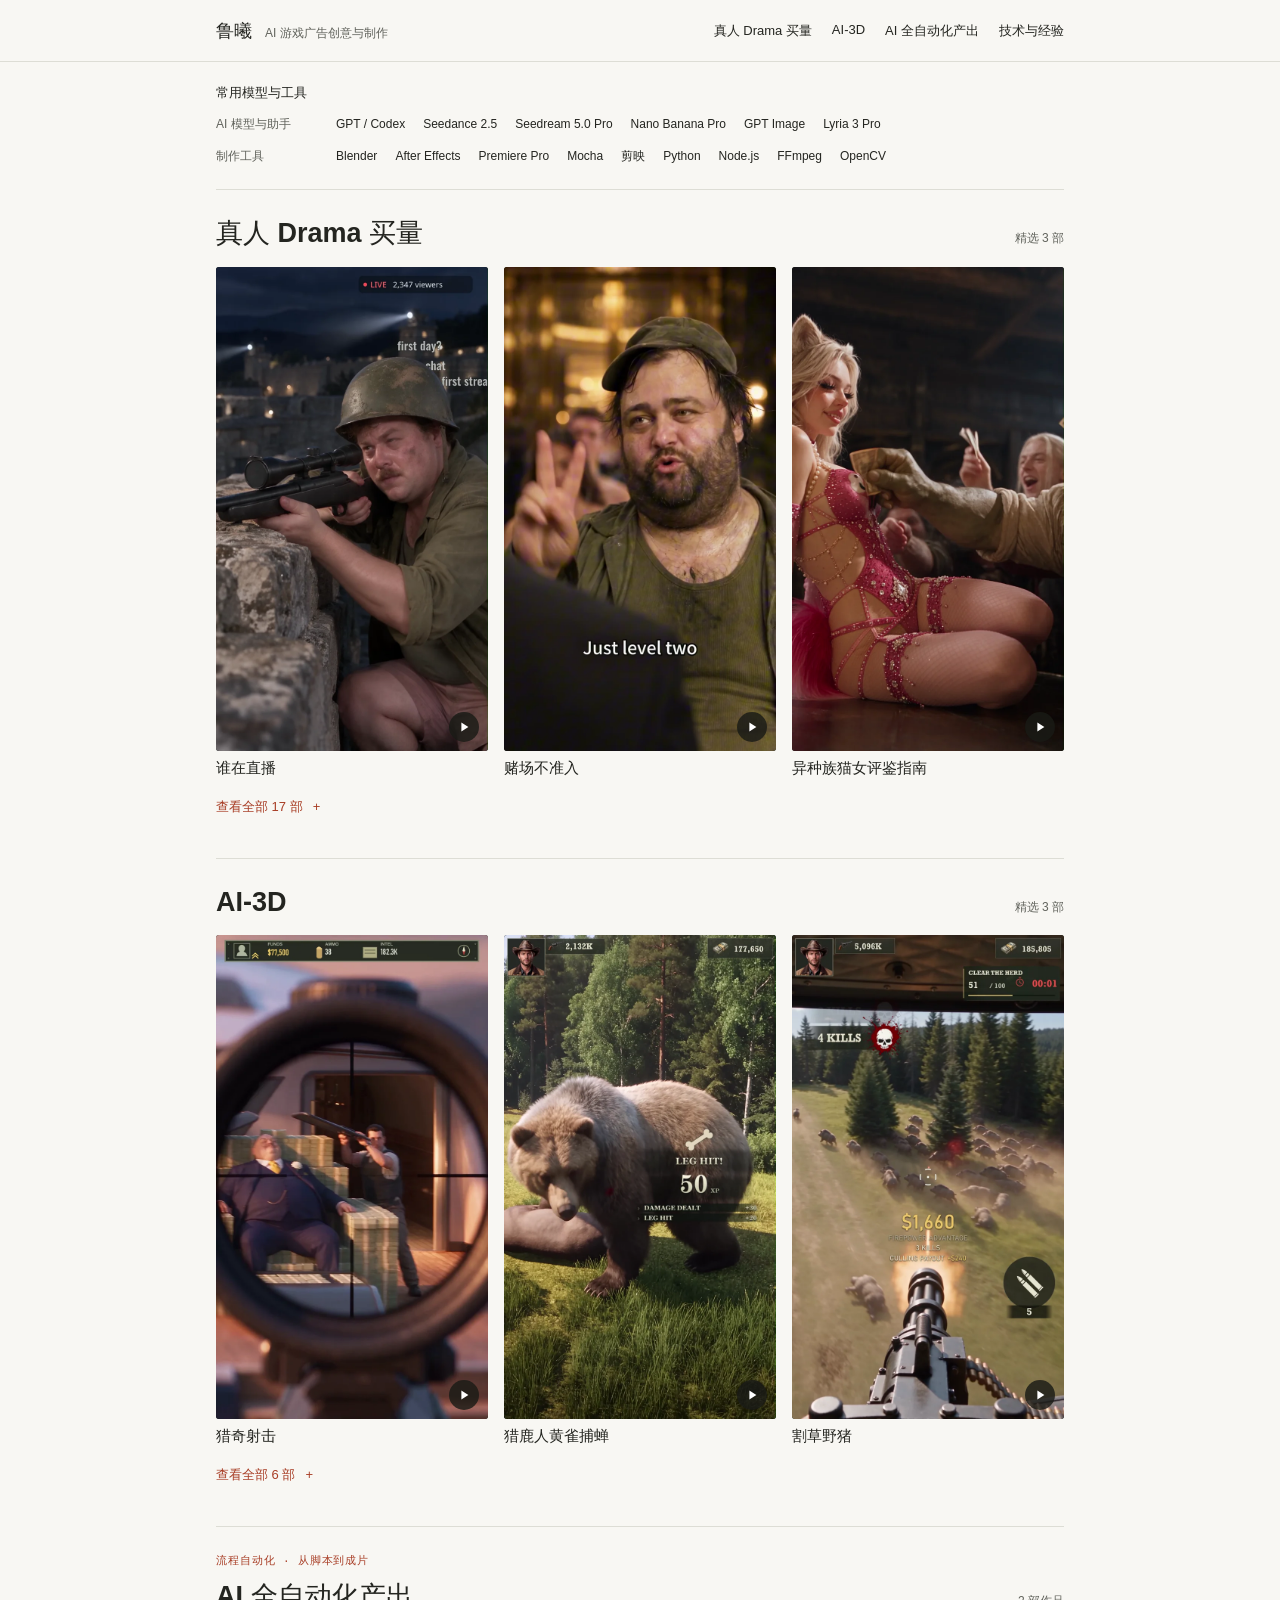
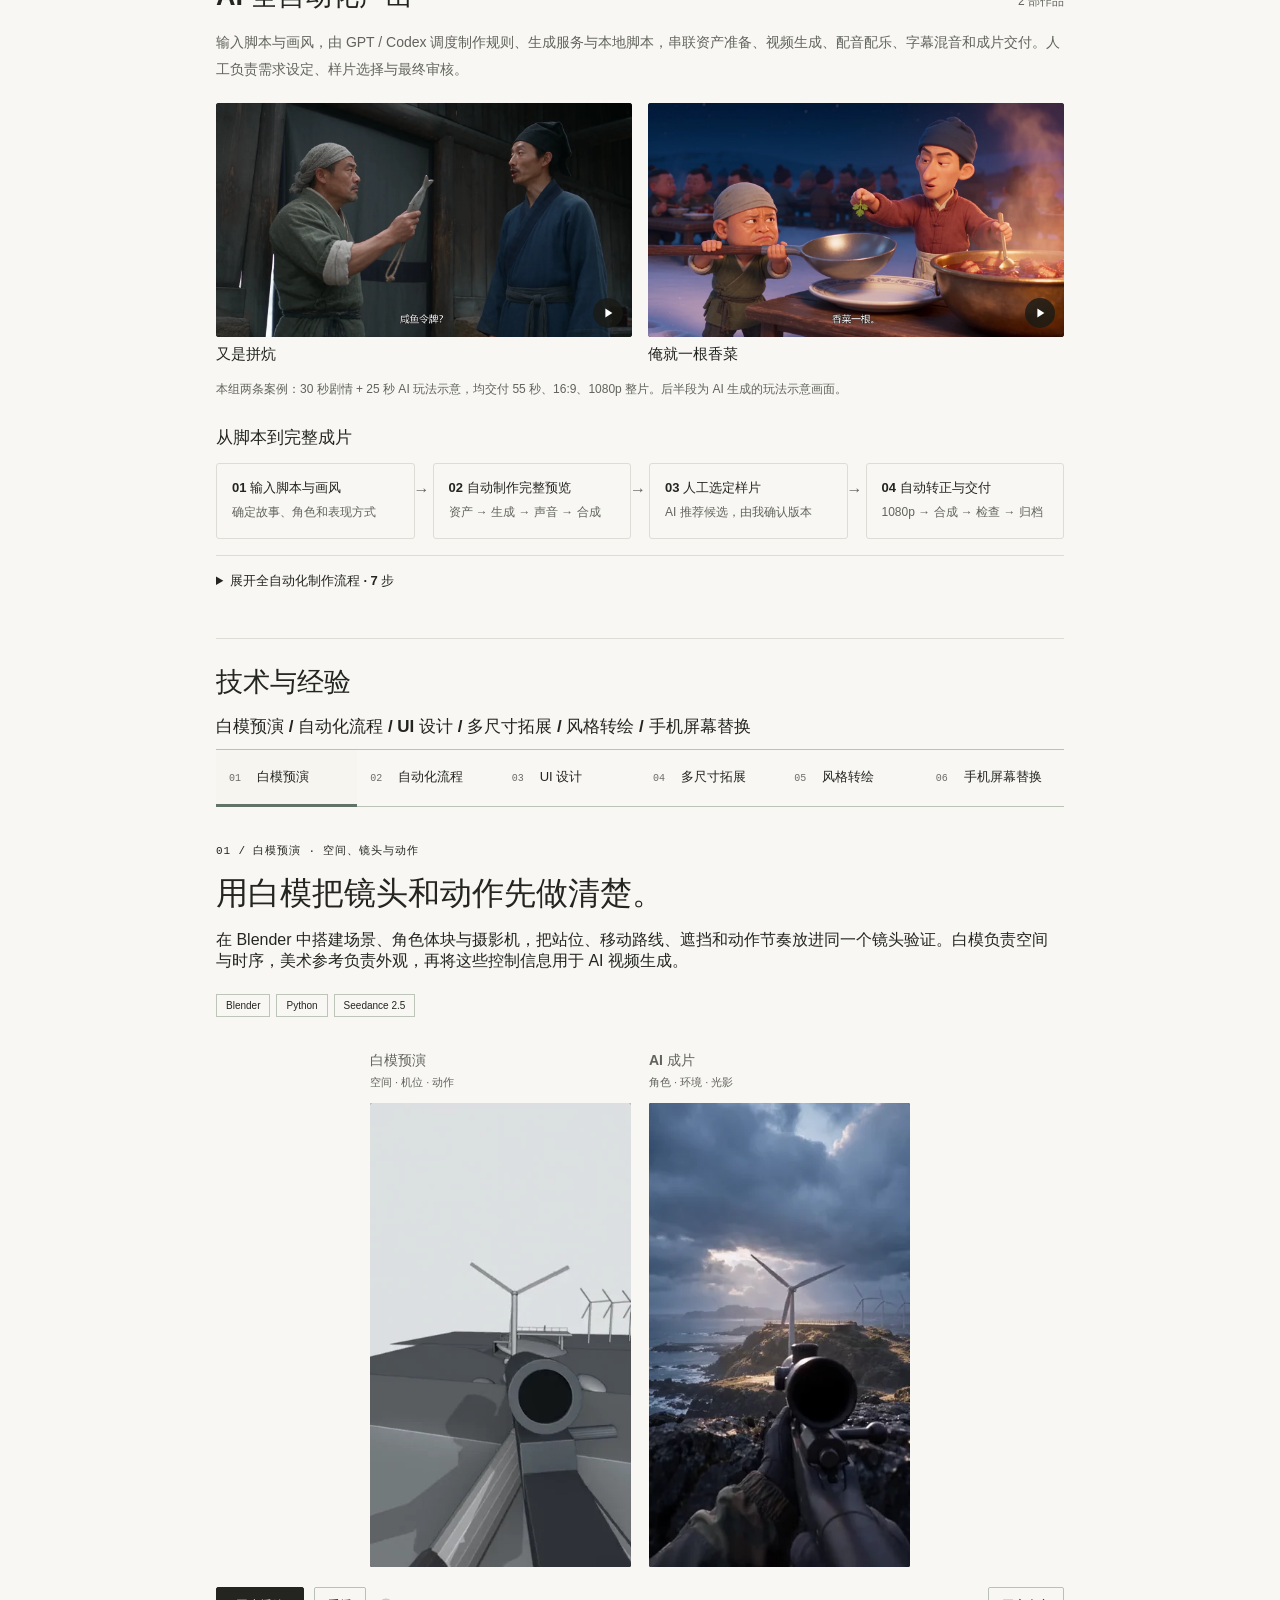
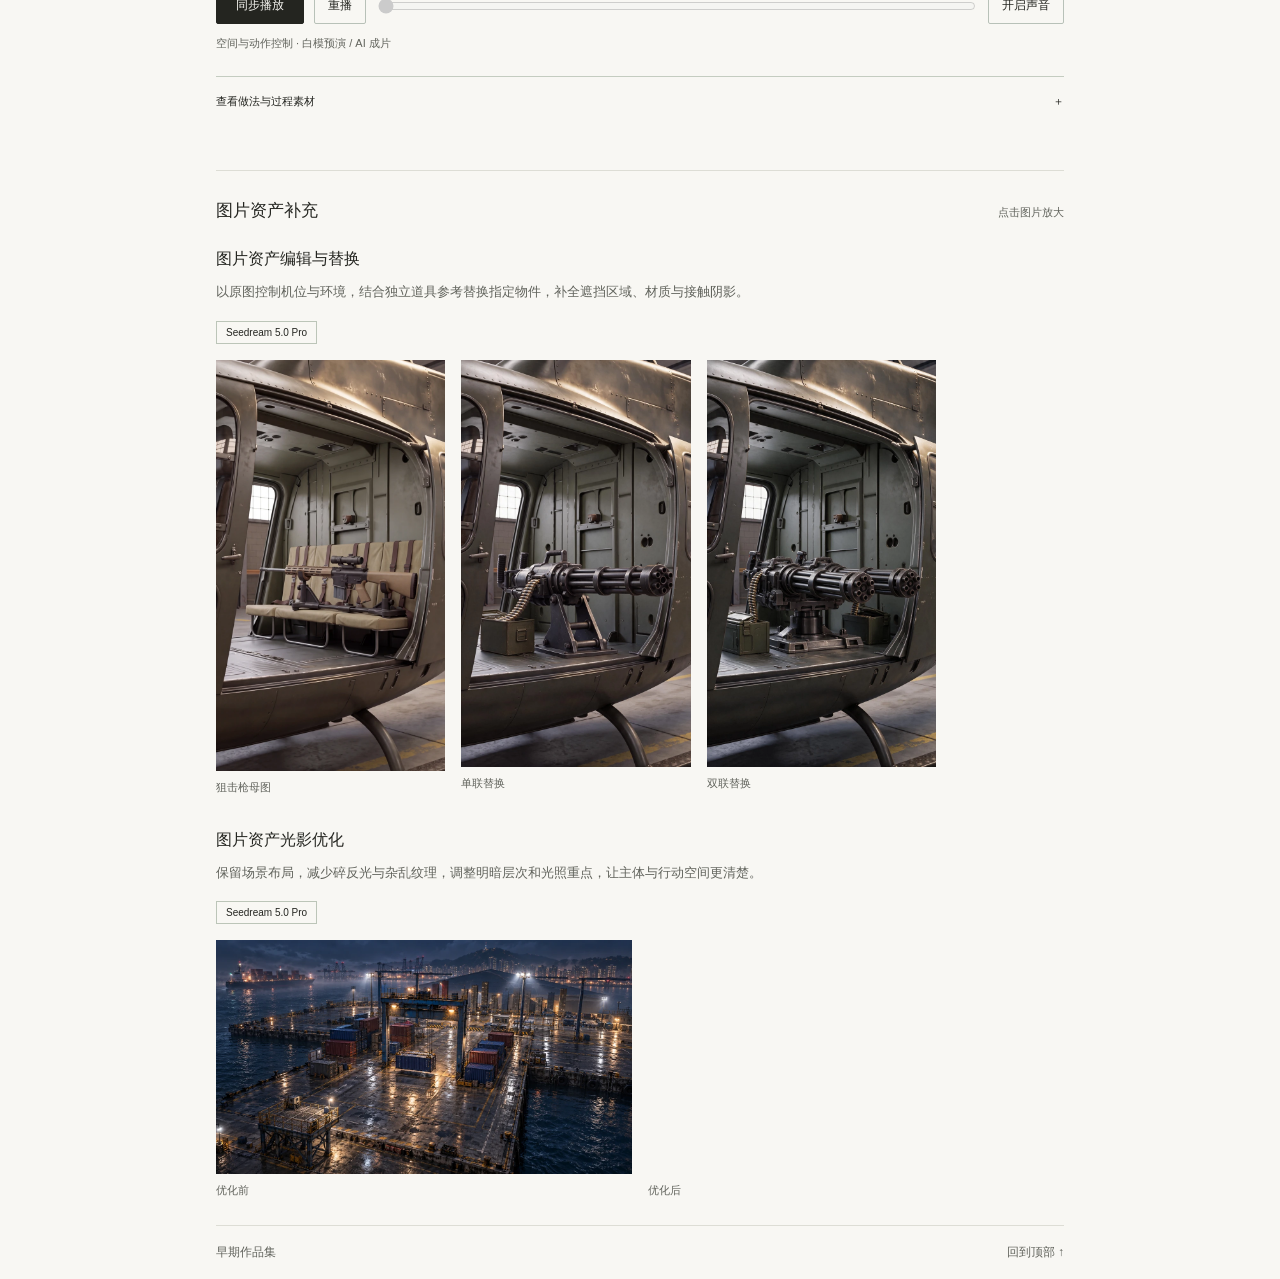
<file: index.html>
<!doctype html><html lang="zh-CN"><head><meta charset="utf-8"><meta name="viewport" content="width=device-width,initial-scale=1"><meta name="theme-color" content="#f1efe9"><meta name="robots" content="noindex,nofollow"><title>鲁曦 · AI 视频创意与制作</title><meta name="description" content="鲁曦的 AI 视频创作作品集。真人 Drama 买量、AI-3D 作品、制作技术与经验。"><link rel="icon" href="favicon.svg" type="image/svg+xml"><link rel="stylesheet" href="portfolio.css"><script defer src="portfolio.js"></script></head><body id="top">
<a class="skip-link" href="#main">跳到主要内容</a>
<header class="index-header">
  <div class="index-header-inner">
    <h1><a href="#top">鲁曦 <span>AI 游戏广告创意与制作</span></a></h1>
    <nav aria-label="主导航">
      <a href="#drama">真人 Drama 买量</a>
      <a href="#ai-3d">AI-3D</a>
      <a href="#ai-automation">AI 全自动化产出</a>
      <a href="#cases">技术与经验</a>
    </nav>
  </div>
</header><main id="main"><section class="tool-overview" aria-labelledby="tool-overview-title"><h2 id="tool-overview-title">常用模型与工具</h2><dl><div class="tool-overview-row"><dt>AI 模型与助手</dt><dd><ul><li>GPT / Codex</li><li>Seedance 2.5</li><li>Seedream 5.0 Pro</li><li>Nano Banana Pro</li><li>GPT Image</li><li>Lyria 3 Pro</li></ul></dd></div><div class="tool-overview-row"><dt>制作工具</dt><dd><ul><li>Blender</li><li>After Effects</li><li>Premiere Pro</li><li>Mocha</li><li>剪映</li><li>Python</li><li>Node.js</li><li>FFmpeg</li><li>OpenCV</li></ul></dd></div></dl></section><div id="works">
<section id="drama" class="work-section" aria-labelledby="drama-title">
  <div class="index-heading">
    <h2 id="drama-title">真人 Drama 买量</h2>
    <span>精选 3 部</span>
  </div>
  <div class="work-grid">
    <article class="film-card">
      <a class="film-link" href="#watch-w3-live" aria-label="播放《谁在直播》">
        <div class="film-image">
          <img src="media/w3-live-13bda88ad8.webp" alt="《谁在直播》画面" loading="eager"
               width="1080" height="1920">
          <span class="play-icon" aria-hidden="true">
            <svg viewBox="0 0 16 16" width="14" height="14"><path fill="currentColor" d="M5 2.8v10.4L13 8z"/></svg>
          </span>
        </div>
        <div class="film-caption">
          <h3>谁在直播</h3>
        </div>
      </a>
    </article>
    <article class="film-card">
      <a class="film-link" href="#watch-w3-casino" aria-label="播放《赌场不准入》">
        <div class="film-image">
          <img src="media/w3-casino.webp" alt="《赌场不准入》画面" loading="eager"
               width="1080" height="1920">
          <span class="play-icon" aria-hidden="true">
            <svg viewBox="0 0 16 16" width="14" height="14"><path fill="currentColor" d="M5 2.8v10.4L13 8z"/></svg>
          </span>
        </div>
        <div class="film-caption">
          <h3>赌场不准入</h3>
        </div>
      </a>
    </article>
    <article class="film-card">
      <a class="film-link" href="#watch-samo-cat-1" aria-label="播放《异种族猫女评鉴指南》">
        <div class="film-image">
          <img src="media/samo-cat-1-f4df43e46b.webp" alt="《异种族猫女评鉴指南》画面" loading="eager"
               width="1080" height="1920">
          <span class="play-icon" aria-hidden="true">
            <svg viewBox="0 0 16 16" width="14" height="14"><path fill="currentColor" d="M5 2.8v10.4L13 8z"/></svg>
          </span>
        </div>
        <div class="film-caption">
          <h3>异种族猫女评鉴指南</h3>
        </div>
      </a>
    </article></div>
  <details class="work-more">
    <summary>
      <span class="summary-closed">查看全部 17 部</span>
      <span class="summary-open">收起其他作品</span>
    </summary>
    <div class="work-list">
    <article class="film-card">
      <a class="film-link" href="#watch-w3-borrow" aria-label="播放《借刀杀人》">
        <div class="film-image">
          <img src="media/w3-borrow-0b9225a18c.webp" alt="《借刀杀人》画面" loading="lazy"
               width="1080" height="1920">
          <span class="play-icon" aria-hidden="true">
            <svg viewBox="0 0 16 16" width="14" height="14"><path fill="currentColor" d="M5 2.8v10.4L13 8z"/></svg>
          </span>
        </div>
        <div class="film-caption">
          <h3>借刀杀人</h3>
        </div>
      </a>
    </article>
    <article class="film-card">
      <a class="film-link" href="#watch-pt-ring" aria-label="播放《套圈游戏》">
        <div class="film-image">
          <img src="media/pt-ring-a76619ec5c.webp" alt="《套圈游戏》画面" loading="lazy"
               width="1080" height="1920">
          <span class="play-icon" aria-hidden="true">
            <svg viewBox="0 0 16 16" width="14" height="14"><path fill="currentColor" d="M5 2.8v10.4L13 8z"/></svg>
          </span>
        </div>
        <div class="film-caption">
          <h3>套圈游戏</h3>
        </div>
      </a>
    </article>
    <article class="film-card">
      <a class="film-link" href="#watch-pt-fall" aria-label="播放《帕萌降落》">
        <div class="film-image">
          <img src="media/pt-fall.webp" alt="《帕萌降落》画面" loading="lazy"
               width="1080" height="1920">
          <span class="play-icon" aria-hidden="true">
            <svg viewBox="0 0 16 16" width="14" height="14"><path fill="currentColor" d="M5 2.8v10.4L13 8z"/></svg>
          </span>
        </div>
        <div class="film-caption">
          <h3>帕萌降落</h3>
        </div>
      </a>
    </article>
    <article class="film-card">
      <a class="film-link" href="#watch-film-05" aria-label="播放《搬尸体埋伏》">
        <div class="film-image">
          <img src="media/film-05.webp" alt="《搬尸体埋伏》画面" loading="lazy"
               width="1920" height="1080">
          <span class="play-icon" aria-hidden="true">
            <svg viewBox="0 0 16 16" width="14" height="14"><path fill="currentColor" d="M5 2.8v10.4L13 8z"/></svg>
          </span>
        </div>
        <div class="film-caption">
          <h3>搬尸体埋伏</h3>
        </div>
      </a>
    </article>
    <article class="film-card">
      <a class="film-link" href="#watch-film-07" aria-label="播放《生死狙击》">
        <div class="film-image">
          <img src="media/film-07.webp" alt="《生死狙击》画面" loading="lazy"
               width="1920" height="1080">
          <span class="play-icon" aria-hidden="true">
            <svg viewBox="0 0 16 16" width="14" height="14"><path fill="currentColor" d="M5 2.8v10.4L13 8z"/></svg>
          </span>
        </div>
        <div class="film-caption">
          <h3>生死狙击</h3>
        </div>
      </a>
    </article>
    <article class="film-card">
      <a class="film-link" href="#watch-film-08" aria-label="播放《超人逆袭》">
        <div class="film-image">
          <img src="media/film-08.webp" alt="《超人逆袭》画面" loading="lazy"
               width="1080" height="1920">
          <span class="play-icon" aria-hidden="true">
            <svg viewBox="0 0 16 16" width="14" height="14"><path fill="currentColor" d="M5 2.8v10.4L13 8z"/></svg>
          </span>
        </div>
        <div class="film-caption">
          <h3>超人逆袭</h3>
        </div>
      </a>
    </article>
    <article class="film-card">
      <a class="film-link" href="#watch-film-06" aria-label="播放《比较子弹》">
        <div class="film-image">
          <img src="media/film-06.webp" alt="《比较子弹》画面" loading="lazy"
               width="1080" height="1920">
          <span class="play-icon" aria-hidden="true">
            <svg viewBox="0 0 16 16" width="14" height="14"><path fill="currentColor" d="M5 2.8v10.4L13 8z"/></svg>
          </span>
        </div>
        <div class="film-caption">
          <h3>比较子弹</h3>
        </div>
      </a>
    </article>
    <article class="film-card">
      <a class="film-link" href="#watch-film-03" aria-label="播放《神龙反转》">
        <div class="film-image">
          <img src="media/film-03.webp" alt="《神龙反转》画面" loading="lazy"
               width="1080" height="1920">
          <span class="play-icon" aria-hidden="true">
            <svg viewBox="0 0 16 16" width="14" height="14"><path fill="currentColor" d="M5 2.8v10.4L13 8z"/></svg>
          </span>
        </div>
        <div class="film-caption">
          <h3>神龙反转</h3>
        </div>
      </a>
    </article>
    <article class="film-card">
      <a class="film-link" href="#watch-film-02" aria-label="播放《大龟哥》">
        <div class="film-image">
          <img src="media/film-02.webp" alt="《大龟哥》画面" loading="lazy"
               width="1080" height="1920">
          <span class="play-icon" aria-hidden="true">
            <svg viewBox="0 0 16 16" width="14" height="14"><path fill="currentColor" d="M5 2.8v10.4L13 8z"/></svg>
          </span>
        </div>
        <div class="film-caption">
          <h3>大龟哥</h3>
        </div>
      </a>
    </article>
    <article class="film-card">
      <a class="film-link" href="#watch-film-01" aria-label="播放《反转鉴定》">
        <div class="film-image">
          <img src="media/film-01.webp" alt="《反转鉴定》画面" loading="lazy"
               width="1080" height="1920">
          <span class="play-icon" aria-hidden="true">
            <svg viewBox="0 0 16 16" width="14" height="14"><path fill="currentColor" d="M5 2.8v10.4L13 8z"/></svg>
          </span>
        </div>
        <div class="film-caption">
          <h3>反转鉴定</h3>
        </div>
      </a>
    </article>
    <article class="film-card">
      <a class="film-link" href="#watch-pt-underwear" aria-label="播放《扔内衣》">
        <div class="film-image">
          <img src="media/pt-underwear-a36695bdac.webp" alt="《扔内衣》画面" loading="lazy"
               width="1080" height="1920">
          <span class="play-icon" aria-hidden="true">
            <svg viewBox="0 0 16 16" width="14" height="14"><path fill="currentColor" d="M5 2.8v10.4L13 8z"/></svg>
          </span>
        </div>
        <div class="film-caption">
          <h3>扔内衣</h3>
        </div>
      </a>
    </article>
    <article class="film-card">
      <a class="film-link" href="#watch-pt-grandma" aria-label="播放《老智对战老奶》">
        <div class="film-image">
          <img src="media/pt-grandma-f05f5ce2d5.webp" alt="《老智对战老奶》画面" loading="lazy"
               width="1080" height="1920">
          <span class="play-icon" aria-hidden="true">
            <svg viewBox="0 0 16 16" width="14" height="14"><path fill="currentColor" d="M5 2.8v10.4L13 8z"/></svg>
          </span>
        </div>
        <div class="film-caption">
          <h3>老智对战老奶</h3>
        </div>
      </a>
    </article>
    <article class="film-card">
      <a class="film-link" href="#watch-w3-airsoft" aria-label="播放《第三人称 Airsoft》">
        <div class="film-image">
          <img src="media/w3-airsoft-4dceec9aef.webp" alt="《第三人称 Airsoft》画面" loading="lazy"
               width="1080" height="1920">
          <span class="play-icon" aria-hidden="true">
            <svg viewBox="0 0 16 16" width="14" height="14"><path fill="currentColor" d="M5 2.8v10.4L13 8z"/></svg>
          </span>
        </div>
        <div class="film-caption">
          <h3>第三人称 Airsoft</h3>
        </div>
      </a>
    </article>
    <article class="film-card">
      <a class="film-link" href="#watch-pt-muscle-short" aria-label="播放《肌肉皮卡》">
        <div class="film-image">
          <img src="media/pt-muscle-short-f5ff4e24db.webp" alt="《肌肉皮卡》画面" loading="lazy"
               width="1080" height="1920">
          <span class="play-icon" aria-hidden="true">
            <svg viewBox="0 0 16 16" width="14" height="14"><path fill="currentColor" d="M5 2.8v10.4L13 8z"/></svg>
          </span>
        </div>
        <div class="film-caption">
          <h3>肌肉皮卡</h3>
        </div>
      </a>
    </article></div>
  </details>
</section>
<section id="ai-3d" class="work-section" aria-labelledby="ai-3d-title">
  <div class="index-heading">
    <h2 id="ai-3d-title">AI-3D</h2>
    <span>精选 3 部</span>
  </div>
  <div class="work-grid">
    <article class="film-card">
      <a class="film-link" href="#watch-w3-curious" aria-label="播放《猎奇射击》">
        <div class="film-image">
          <img src="media/w3-curious-bf97c898e5.webp" alt="《猎奇射击》画面" loading="lazy"
               width="1080" height="1920">
          <span class="play-icon" aria-hidden="true">
            <svg viewBox="0 0 16 16" width="14" height="14"><path fill="currentColor" d="M5 2.8v10.4L13 8z"/></svg>
          </span>
        </div>
        <div class="film-caption">
          <h3>猎奇射击</h3>
        </div>
      </a>
    </article>
    <article class="film-card">
      <a class="film-link" href="#watch-vt-deer" aria-label="播放《猎鹿人黄雀捕蝉》">
        <div class="film-image">
          <img src="media/vt-deer-6031240d6f.webp" alt="《猎鹿人黄雀捕蝉》画面" loading="lazy"
               width="1080" height="1920">
          <span class="play-icon" aria-hidden="true">
            <svg viewBox="0 0 16 16" width="14" height="14"><path fill="currentColor" d="M5 2.8v10.4L13 8z"/></svg>
          </span>
        </div>
        <div class="film-caption">
          <h3>猎鹿人黄雀捕蝉</h3>
        </div>
      </a>
    </article>
    <article class="film-card">
      <a class="film-link" href="#watch-vt-boar" aria-label="播放《割草野猪》">
        <div class="film-image">
          <img src="media/vt-boar-44cea84bcb.webp" alt="《割草野猪》画面" loading="lazy"
               width="1080" height="1920">
          <span class="play-icon" aria-hidden="true">
            <svg viewBox="0 0 16 16" width="14" height="14"><path fill="currentColor" d="M5 2.8v10.4L13 8z"/></svg>
          </span>
        </div>
        <div class="film-caption">
          <h3>割草野猪</h3>
        </div>
      </a>
    </article></div>
  <details class="work-more">
    <summary>
      <span class="summary-closed">查看全部 6 部</span>
      <span class="summary-open">收起其他作品</span>
    </summary>
    <div class="work-list">
    <article class="film-card">
      <a class="film-link" href="#watch-w3-sniper" aria-label="播放《二次狙击》">
        <div class="film-image">
          <img src="media/w3-sniper.webp" alt="《二次狙击》画面" loading="lazy"
               width="1080" height="1920">
          <span class="play-icon" aria-hidden="true">
            <svg viewBox="0 0 16 16" width="14" height="14"><path fill="currentColor" d="M5 2.8v10.4L13 8z"/></svg>
          </span>
        </div>
        <div class="film-caption">
          <h3>二次狙击</h3>
        </div>
      </a>
    </article>
    <article class="film-card">
      <a class="film-link" href="#watch-pt-camp" aria-label="播放《营地建造》">
        <div class="film-image">
          <img src="media/pt-camp.webp" alt="《营地建造》画面" loading="lazy"
               width="1080" height="1920">
          <span class="play-icon" aria-hidden="true">
            <svg viewBox="0 0 16 16" width="14" height="14"><path fill="currentColor" d="M5 2.8v10.4L13 8z"/></svg>
          </span>
        </div>
        <div class="film-caption">
          <h3>营地建造</h3>
        </div>
      </a>
    </article>
    <article class="film-card">
      <a class="film-link" href="#watch-film-04" aria-label="播放《押大押小》">
        <div class="film-image">
          <img src="media/film-04.webp" alt="《押大押小》画面" loading="lazy"
               width="1080" height="1920">
          <span class="play-icon" aria-hidden="true">
            <svg viewBox="0 0 16 16" width="14" height="14"><path fill="currentColor" d="M5 2.8v10.4L13 8z"/></svg>
          </span>
        </div>
        <div class="film-caption">
          <h3>押大押小</h3>
        </div>
      </a>
    </article></div>
  </details>
</section>
<section id="ai-automation" class="work-section automation-section" aria-labelledby="ai-automation-title">
  <p class="eyebrow">流程自动化 · 从脚本到成片</p>
  <div class="index-heading"><h2 id="ai-automation-title">AI 全自动化产出</h2><span>2 部作品</span></div>
  <p class="automation-intro">输入脚本与画风，由 GPT / Codex 调度制作规则、生成服务与本地脚本，串联资产准备、视频生成、配音配乐、字幕混音和成片交付。人工负责需求设定、样片选择与最终审核。</p>
  <div class="work-grid automation-films">
    <article class="film-card">
      <a class="film-link" href="#watch-rok-kang" aria-label="播放《又是拼炕》">
        <div class="film-image">
          <img src="media/rok-kang-9242f8a633.webp" alt="《又是拼炕》画面" loading="lazy"
               width="1920" height="1080">
          <span class="play-icon" aria-hidden="true">
            <svg viewBox="0 0 16 16" width="14" height="14"><path fill="currentColor" d="M5 2.8v10.4L13 8z"/></svg>
          </span>
        </div>
        <div class="film-caption">
          <h3>又是拼炕</h3>
        </div>
      </a>
    </article>
    <article class="film-card">
      <a class="film-link" href="#watch-rok-cilantro" aria-label="播放《俺就一根香菜》">
        <div class="film-image">
          <img src="media/rok-cilantro-c560326f94.webp" alt="《俺就一根香菜》画面" loading="lazy"
               width="1920" height="1080">
          <span class="play-icon" aria-hidden="true">
            <svg viewBox="0 0 16 16" width="14" height="14"><path fill="currentColor" d="M5 2.8v10.4L13 8z"/></svg>
          </span>
        </div>
        <div class="film-caption">
          <h3>俺就一根香菜</h3>
        </div>
      </a>
    </article></div>
  <p class="automation-evidence">本组两条案例：30 秒剧情 + 25 秒 AI 玩法示意，均交付 55 秒、16:9、1080p 整片。后半段为 AI 生成的玩法示意画面。</p>
  <h3 class="automation-flow-title">从脚本到完整成片</h3>
  <ol class="automation-map"><li><strong>01 输入脚本与画风</strong><span>确定故事、角色和表现方式</span></li><li><strong>02 自动制作完整预览</strong><span>资产 → 生成 → 声音 → 合成</span></li><li><strong>03 人工选定样片</strong><span>AI 推荐候选，由我确认版本</span></li><li><strong>04 自动转正与交付</strong><span>1080p → 合成 → 检查 → 归档</span></li></ol>
  <details class="automation-details"><summary><span class="summary-closed">展开全自动化制作流程 · 7 步</span><span class="summary-open">收起详细流程</span></summary>
    <ol class="automation-steps"><li><span class="automation-step-number">01</span><div><h4>读取脚本，拆解制作要求</h4><p>读取脚本文字或图片，提取角色、对白、道具和情节因果；结合美术要求与所选画风，编排镜头、动作衔接和时长。本组采用真人与美漫 Q 版两种表现。</p><small><b>产物</b> 剧情结构、分镜提示词、30 秒剧情与 25 秒玩法示意的时长规划</small></div></li><li><span class="automation-step-number">02</span><div><h4>匹配角色资产，自动补齐缺项</h4><p>查找已登记的角色与场景素材，按内容、账号和工作区核对版本后复用。缺少的配角、服装或道具按本片画风补制，筛选后登记，保留参考图与角色用途的对应关系。</p><small><b>产物</b> 参考资产、素材登记和生成所用的参考顺序</small></div></li><li><span class="automation-step-number">03</span><div><h4>自动提交剧情样片并跟踪任务</h4><p>调用 Seedance 2.5，一次生成包含完整剧情的 30 秒样片，每个脚本提供 4 条 480p 候选。自动查询原任务、下载结果并保存版本对应；返修时重新生成受影响的剧情段。</p><small><b>产物</b> 每条故事的 4 个完整剧情候选与任务记录</small></div></li><li><span class="automation-step-number">04</span><div><h4>制作玩法示意、解说和配乐</h4><p>本组案例另行生成 25 秒 AI 玩法示意，独立生成中文解说并提取声音，再用 Lyria 3 Pro 生成配乐。画面、解说与音乐分别保存，便于单独调整。</p><small><b>产物</b> 玩法示意视频、解说音轨与音乐文件</small></div></li><li><span class="automation-step-number">05</span><div><h4>自动剪接、加字幕并混音</h4><p>使用 Python 与 FFmpeg 拼接剧情和玩法示意，对齐字幕时序，处理配乐、人声和片段衔接，输出 55 秒完整预览。玩法段保留“AI玩法示意”标记。</p><small><b>产物</b> 可直接审看的完整样片与字幕、时间线、混音记录</small></div></li><li><span class="automation-step-number">06</span><div><h4>审看候选，完成一次关键选片</h4><p>AI 辅助比较剧情完整性、角色连续性、对白和动作表现，给出推荐及问题说明；由我观看并选定具体版本。</p><small><b>产物</b> 明确绑定的入选样片，供后续自动转正</small></div></li><li><span class="automation-step-number">07</span><div><h4>自动转为 1080p，合成并检查交付</h4><p>按选定样片直接转为 1080p，下载后检查完整性和实际分辨率；重新合成整片，沿用已选预览的混音和字幕时序。检查时长、音轨、字幕与衔接，并保存源片、版本对应和交付记录。</p><small><b>产物</b> 两条 1920 × 1080、24fps、55 秒完整 MP4 与可追溯制作资料</small></div></li></ol>
    <div class="automation-responsibility"><h4>我的工作：搭建流程与把关</h4><p>将项目美术、参考素材规则、生成参数和交付检查整理成可重复执行的制作流程；提出创作要求、判断候选质量并选择版本。重复的提交、查询、下载、字幕与合成由 AI 和脚本完成，关键创作取舍由我把关。</p></div>
    <div class="tool-tags"><span>GPT / Codex</span><span>制作 Skills</span><span>Seedance 2.5</span><span>Seedream 5.0 Pro</span><span>Lyria 3 Pro</span><span>Python / FFmpeg</span></div>
  </details>
</section></div>
<section id="cases" class="index-technical" aria-labelledby="cases-title">
  <div class="index-heading"><h2 id="cases-title">技术与经验</h2></div>
  <section id="case-breakdowns" class="case-breakdowns" aria-labelledby="case-breakdowns-title">
    <h3 id="case-breakdowns-title">白模预演 / 自动化流程 / UI 设计 / 多尺寸拓展 / 风格转绘 / 手机屏幕替换</h3>
    <div class="case-tabs" role="tablist" aria-label="技术与经验分类"><button type="button" role="tab" id="tab-space" aria-controls="panel-space" aria-selected="true" tabindex="0" data-case="space"><span>01</span>白模预演</button><button type="button" role="tab" id="tab-pipeline" aria-controls="panel-pipeline" aria-selected="false" tabindex="-1" data-case="pipeline"><span>02</span>自动化流程</button><button type="button" role="tab" id="tab-ui" aria-controls="panel-ui" aria-selected="false" tabindex="-1" data-case="ui"><span>03</span>UI 设计</button><button type="button" role="tab" id="tab-formats" aria-controls="panel-formats" aria-selected="false" tabindex="-1" data-case="formats"><span>04</span>多尺寸拓展</button><button type="button" role="tab" id="tab-restyle" aria-controls="panel-restyle" aria-selected="false" tabindex="-1" data-case="restyle"><span>05</span>风格转绘</button><button type="button" role="tab" id="tab-phone" aria-controls="panel-phone" aria-selected="false" tabindex="-1" data-case="phone"><span>06</span>手机屏幕替换</button></div>
    <article class="case-panel" role="tabpanel" id="panel-space" aria-labelledby="tab-space" ><div class="comparison-heading"><p class="eyebrow">01 / 白模预演 · 空间、镜头与动作</p><h3>用白模把镜头和动作先做清楚。</h3><p>在 Blender 中搭建场景、角色体块与摄影机，把站位、移动路线、遮挡和动作节奏放进同一个镜头验证。白模负责空间与时序，美术参考负责外观，再将这些控制信息用于 AI 视频生成。</p><div class="tool-tags" aria-label="使用的模型与工具"><span>Blender</span><span>Python</span><span>Seedance 2.5</span></div></div><div class="comparison comparison--whitebox" data-comparison aria-label="白模与 AI 成片对比"><div class="comparison-grid"><figure class="comparison-item"><figcaption><h4>白模预演</h4><p>空间 · 机位 · 动作</p></figcaption><div class="comparison-frame"><video muted playsinline preload="none" poster="exhibits/comparison/s01-blockout.webp" width="360" height="640" aria-label="白模预演 · 空间与动作控制 · 白模预演 / AI 成片"><source src="exhibits/comparison/s01-blockout.mp4" type="video/mp4"></video></div></figure><figure class="comparison-item"><figcaption><h4>AI 成片</h4><p>角色 · 环境 · 光影</p></figcaption><div class="comparison-frame"><video muted playsinline preload="none" poster="exhibits/comparison/s01-generated.webp" width="360" height="640" aria-label="AI 成片 · 空间与动作控制 · 白模预演 / AI 成片"><source src="exhibits/comparison/s01-generated.mp4" type="video/mp4"></video></div></figure></div><div class="comparison-controls"><button type="button" data-comparison-play aria-pressed="false">同步播放</button><button type="button" data-comparison-replay>重播</button><input type="range" data-comparison-seek min="0" max="100" step="0.1" value="0" aria-label="白模与 AI 成片对比播放进度" disabled><button type="button" data-comparison-sound aria-pressed="false">开启声音</button></div><p class="comparison-status" role="status" aria-live="polite"></p><p class="comparison-caption">空间与动作控制 · 白模预演 / AI 成片</p></div><details class="case-evidence"><summary>查看做法与过程素材 <span>＋</span></summary><div class="case-details"><ol class="case-steps"><li><span>01</span><div><h4>搭建空间与机位</h4><p>确定人物、目标和遮挡物的位置，验证取景范围、透视关系与运动路线。</p></div></li><li><span>02</span><div><h4>编排连续动作</h4><p>将角色位移、身体朝向、局部动作和摄影机运动分开控制，明确动作起点、过程和落点。</p></div></li><li><span>03</span><div><h4>对照画面返修</h4><p>按对应时间检查白模与生成画面；局部修改限定对象和时间段，保留已确认的镜头与动作。</p></div></li></ol><aside class="learning"><span class="eyebrow">制作中学到的</span><p>白模的价值在于提前暴露问题。人物太小、遮挡过快、动作重心不稳，都应先修正控制素材，再进入生成。</p></aside></div><figure class="secondary-image"><img src="exhibits/art-direction.webp" alt="环境参考 · 控制环境与光影，动作时序由白模提供" loading="lazy"><figcaption>环境参考 · 控制环境与光影，动作时序由白模提供</figcaption></figure><p>保留白模、环境参考与生成版本，按同一镜头对照空间关系与动作节奏，定位需要返修的部分。</p></details></article><article class="case-panel" role="tabpanel" id="panel-pipeline" aria-labelledby="tab-pipeline" hidden><div class="case-main"><div class="case-copy"><p class="eyebrow">02 / 自动化流程 · 从创作到交付</p><h3>把重复制作步骤连接成可复用流程。</h3><p class="case-question">让素材、生成任务与成片版本始终对应。</p><p class="case-answer">用 GPT / Codex 协作整理剧本与制作要求，结合 Python 执行器与生成接口，连接资产复用、任务提交、进度查询、候选下载、样片转正与成片整理。将重复操作交给流程，把创意取舍与画面审阅保留在制作环节。</p><div class="tool-tags"><span>GPT / Codex</span><span>Python</span><span>Seedance 2.5</span><span>FFmpeg / FFprobe</span></div></div><figure><div class="pipeline-visual"><span class="pipeline-label">A PRODUCTION LOOP</span><div><b>01</b><strong>创作要求</strong><small>剧本 / 资产 / 参考职责</small></div><i>↓</i><div><b>02</b><strong>任务执行</strong><small>提交 / 查询 / 下载</small></div><i>↓</i><div><b>03</b><strong>画面审阅</strong><small>反馈 / 局部返修 / 选片</small></div><i>↓</i><div><b>04</b><strong>版本交付</strong><small>映射 / 完整性 / 分辨率</small></div><span class="pipeline-tail">创作判断贯穿每一轮迭代 ↺</span></div><figcaption>制作流程 · 资产、任务与版本管理</figcaption></figure></div><details class="case-evidence"><summary>查看做法与过程素材 <span>＋</span></summary><div class="case-details"><ol class="case-steps"><li><span>01</span><div><h4>资产可追溯</h4><p>以文件哈希、账号和工作区核对资产，记录素材用途与参考顺序，减少重传和版本混用。</p></div></li><li><span>02</span><div><h4>任务可恢复</h4><p>保存实际请求、任务与输出映射；中断后继续查同一任务，失败时先核对原因。</p></div></li><li><span>03</span><div><h4>交付可检查</h4><p>区分样片与选定版本，保存转正映射；检查下载完整性、分辨率与媒体可读性。</p></div></li></ol><aside class="learning"><span class="eyebrow">制作中学到的</span><p>适合自动化的是明确、重复的操作。剧本取舍、动作自然度和最终观感需要持续审阅，不能用命令成功代替。</p></aside></div><p>将脚本拆解、资产准备、视频生成与后期合成串联起来，保留版本记录，便于复用和继续制作。</p><a class="text-link" href="#ai-automation">查看自动化成片与制作流程 ↗</a></details>
    <section class="workflow" id="workflow" aria-labelledby="workflow-title">
      <h3 id="workflow-title">我的制作工作流</h3>
      <ol class="workflow-map">
        <li>
          <strong>前期准备</strong>
          <span>剧本 · 资产 · 分镜</span>
        </li>
        <li>
          <strong>样片与返修</strong>
          <span>480p 样片 · 审片 · 选片</span>
        </li>
        <li>
          <strong>转正与交付</strong>
          <span>1080p 转正 · 剪辑合成</span>
        </li></ol>
      <details class="workflow-details">
        <summary>
          <span class="summary-closed">展开完整 7 步</span>
          <span class="summary-open">收起详细步骤</span>
        </summary>
        <div class="workflow-phase">
        <h4 class="workflow-phase-title">前期准备</h4>
        <ol class="workflow-steps" start="1">
          <li class="workflow-step">
            <span class="workflow-number" aria-hidden="true">01</span>
            <h4>定方向，锁剧本</h4>
            <p>从需求、参考和项目美术出发，确定卖点、剧情反转和结尾。用 GPT 配合编剧技能梳理动作、对白和节奏，先锁定故事与角色关系。</p>
            <div class="workflow-output"><span>交接产物</span>锁定剧本、故事结构卡</div>
          </li>
          <li class="workflow-step">
            <span class="workflow-number" aria-hidden="true">02</span>
            <h4>备资产，明确参考用途</h4>
            <p>把人物、道具、场景拆成独立资产。用 GPT 配合图片提示词技能准备设定图，筛选后登记素材版本和 ID，标明每张图负责身份、构图还是质感。</p>
            <div class="workflow-output"><span>交接产物</span>入选设定图、资产清单、参考顺序</div>
          </li>
          <li class="workflow-step">
            <span class="workflow-number" aria-hidden="true">03</span>
            <h4>拆分镜，预演关键动作</h4>
            <p>把锁定剧本交给导演技能和 GPT，逐镜安排景别、站位、视线与动作承接。遇到追弹、遮挡或落地等需要精确控制的镜头，用 Blender 白模先排机位和运动。</p>
            <div class="workflow-output"><span>交接产物</span>文字分镜、视频提示词、必要时的白模</div>
          </li></ol>
      </div>
      <div class="workflow-phase">
        <h4 class="workflow-phase-title">样片与返修</h4>
        <ol class="workflow-steps" start="4">
          <li class="workflow-step">
            <span class="workflow-number" aria-hidden="true">04</span>
            <h4>校验参考，生成样片</h4>
            <p>用 Python 执行器核对提示词结构、参考顺序和素材引用，再提交 Seedance 480p 样片。执行器跟踪同一任务并下载候选。</p>
            <div class="workflow-output"><span>交接产物</span>候选视频、生成规格、任务记录</div>
          </li>
          <li class="workflow-step">
            <span class="workflow-number" aria-hidden="true">05</span>
            <h4>审片，定向返修和选片</h4>
            <p>先看正常速度下的表演、节奏和声音，再抽查接触、遮挡和跨镜状态。用具体画面定位问题，只调整相关时间段和直接受影响的内容，确认后选定具体样片。</p>
            <div class="workflow-output"><span>交接产物</span>问题与返修记录、入选版本</div>
          </li></ol><p class="workflow-feedback"><strong>↶ 返修回路</strong>空间和动作问题回到分镜或白模，角色和外观问题回到参考资产，局部生成问题定向修改后重出样片。</p>
      </div>
      <div class="workflow-phase">
        <h4 class="workflow-phase-title">转正与交付</h4>
        <ol class="workflow-steps" start="6">
          <li class="workflow-step">
            <span class="workflow-number" aria-hidden="true">06</span>
            <h4>绑定入选样片，转 1080p</h4>
            <p>把入选样片和对应任务绑定，直接转成 1080p。下载后核对分辨率、文件完整性和可读性，记录样片到正式片段的映射。</p>
            <div class="workflow-output"><span>交接产物</span>1080p 片段、版本对应与技术检查记录</div>
          </li>
          <li class="workflow-step">
            <span class="workflow-number" aria-hidden="true">07</span>
            <h4>剪辑合成，按画幅交付</h4>
            <p>按片子需要用剪映、AE 或脚本完成剪接、透明 UI、音效与画幅适配。画面锁定后按节奏制作配乐候选，人工选曲和混音，再检查整片。</p>
            <div class="workflow-output"><span>交接产物</span>成片、画幅版本、可复用的合成素材</div>
          </li></ol>
      </div>
        <div class="workflow-roles">
          <div><h4>我做的判断</h4><p>确定创意和表现方式，审看动作、节奏与声音，选定样片、配乐与最终剪辑。</p></div>
          <div><h4>Python 执行器负责的部分</h4><p>扫描项目、登记和复用资产、检查参考引用、查询任务、下载候选与检查交付文件。项目记录保存素材、任务和版本之间的对应关系。</p></div>
        </div>
      </details>
    </section></article><article class="case-panel" role="tabpanel" id="panel-ui" aria-labelledby="tab-ui" hidden><div class="comparison-heading"><h3>成套 UI 与动效设计</h3><p>统一状态、操作、升级与结算的视觉语言，用动效强化数值变化和操作反馈。</p><div class="tool-tags" aria-label="使用的模型与工具"><span>Node.js / SVG</span><span>Sharp</span><span>Python / FFmpeg</span></div></div><div id="ui" class="ui-boards"><figure class="ui-board"><video controls muted playsinline  preload="none" poster="exhibits/ui-boards/shooting.webp" width="2400" height="1800" aria-label="射击与升级 UI · 整板动效"><source src="exhibits/ui-boards/shooting.mp4" type="video/mp4"></video><figcaption><span>资源状态 · 操作反馈 · 武器选择 · 任务与结算</span><a href="exhibits/ui-boards/shooting.png" aria-label="放大查看：射击与升级 UI">查看整板大图</a></figcaption></figure><figure class="ui-board"><video controls muted playsinline loop preload="none" poster="exhibits/ui-boards/tactical.webp" width="2400" height="1800" aria-label="目标识别与结算 UI · 整板动效"><source src="exhibits/ui-boards/tactical.mp4" type="video/mp4"></video><figcaption><span>状态栏 · 目标等级 · 锁定提示 · 消灭与赏金</span><a href="exhibits/ui-boards/tactical.png" aria-label="放大查看：目标识别与结算 UI">查看整板大图</a></figcaption></figure><figure class="ui-board"><video controls muted playsinline  preload="none" poster="exhibits/ui-boards/hunting.webp" width="2400" height="1800" aria-label="狩猎与改装 UI · 整板动效"><source src="exhibits/ui-boards/hunting.mp4" type="video/mp4"></video><figcaption><span>资源状态 · 猎物识别 · 属性成长 · 命中与结算</span><a href="exhibits/ui-boards/hunting.png" aria-label="放大查看：狩猎与改装 UI">查看整板大图</a></figcaption></figure></div></article><article class="case-panel" role="tabpanel" id="panel-formats" aria-labelledby="tab-formats" hidden><div class="comparison-heading"><p class="eyebrow">04 / 多尺寸拓展 · 从竖屏到横屏</p><h3>让同一段动作适配不同画幅。</h3><p>将 9:16 原片居中放入 16:9 画布，用灰色遮罩标明两侧待生成区域，再结合场景参考补全画外空间。对照原片检查主体动作、透视和光照，使新增区域与原画面连贯。</p><div class="tool-tags" aria-label="使用的模型与工具"><span>Seedance 2.5</span></div></div><div class="comparison comparison--expand" data-comparison aria-label="9:16 原片、16:9 遮罩与横屏成片对比"><div class="comparison-grid"><figure class="comparison-item"><figcaption><h4>9:16 原片</h4><p>保留完整动作</p></figcaption><div class="comparison-frame"><video muted playsinline preload="none" poster="exhibits/comparison/g01-portrait.webp" width="360" height="640" aria-label="9:16 原片 · 画幅适配 · 竖屏原片 / 拓展区域 / 横屏成片"><source src="exhibits/comparison/g01-portrait.mp4" type="video/mp4"></video></div></figure><figure class="comparison-item"><figcaption><h4>16:9 遮罩</h4><p>灰色标明拓展区域</p></figcaption><div class="comparison-frame"><video muted playsinline preload="none" poster="exhibits/comparison/g01-mask.webp" width="960" height="540" aria-label="16:9 遮罩 · 画幅适配 · 竖屏原片 / 拓展区域 / 横屏成片"><source src="exhibits/comparison/g01-mask.mp4" type="video/mp4"></video></div></figure><figure class="comparison-item"><figcaption><h4>16:9 成片</h4><p>补全两侧空间</p></figcaption><div class="comparison-frame"><video muted playsinline preload="none" poster="exhibits/comparison/g01-result.webp" width="960" height="540" aria-label="16:9 成片 · 画幅适配 · 竖屏原片 / 拓展区域 / 横屏成片"><source src="exhibits/comparison/g01-result.mp4" type="video/mp4"></video></div></figure></div><div class="comparison-controls"><button type="button" data-comparison-play aria-pressed="false">同步播放</button><button type="button" data-comparison-replay>重播</button><input type="range" data-comparison-seek min="0" max="100" step="0.1" value="0" aria-label="9:16 原片、16:9 遮罩与横屏成片对比播放进度" disabled><button type="button" data-comparison-sound aria-pressed="false">开启声音</button></div><p class="comparison-status" role="status" aria-live="polite"></p><p class="comparison-caption">画幅适配 · 竖屏原片 / 拓展区域 / 横屏成片</p></div><details class="case-evidence"><summary>查看做法与过程素材 <span>＋</span></summary><div class="case-details"><ol class="case-steps"><li><span>01</span><div><h4>设置目标画幅</h4><p>原片等比缩放并居中放入横屏画布，以中性灰标明需要补全的两侧区域。</p></div></li><li><span>02</span><div><h4>补全场景空间</h4><p>结合场景参考与提示词，延展机舱、草地、围栏和远山，保持视角、透视与光线关系。</p></div></li><li><span>03</span><div><h4>对照动作连续性</h4><p>同时检查原片与扩展结果中的开镜、射击和换弹动作，关注枪械边缘、机舱结构与新增区域的连续性。</p></div></li></ol><aside class="learning"><span class="eyebrow">制作中学到的</span><p>画幅拓展需要补充可信的空间。先明确原片与扩展区域的边界，再检查动作、透视和光照，比单纯裁切更适合这类机载镜头。</p></aside></div><p>案例展示同一段机载狙击的竖屏原片、实际灰色遮罩输入与已选横屏成片。</p></details></article><article class="case-panel" role="tabpanel" id="panel-restyle" aria-labelledby="tab-restyle" hidden><div class="comparison-heading"><p class="eyebrow">05 / 风格转绘 · 原片、素体与新美术</p><h3>保留镜头与动作，重新设计画面风格。</h3><p>先将原视频中的人物转成几何素体，减弱原有外观信息，再结合角色、场景与道具参考进行 AI 转绘。原视频用于核对剧情和镜头，白模视频控制站位、动作与时序，美术素材明确新的造型、材质和光影。</p></div><div class="comparison comparison--restyle" data-comparison aria-label="原视频、白模视频与转绘后视频对比"><div class="comparison-grid"><figure class="comparison-item"><figcaption><h4>原视频</h4><p>剧情 · 构图 · 动作节奏</p></figcaption><div class="comparison-frame"><video muted playsinline preload="none" poster="exhibits/restyle/original.webp" width="960" height="540" aria-label="原视频 · 风格转绘 · 原视频 / 素体参考 / 新美术效果"><source src="exhibits/restyle/original.mp4" type="video/mp4"></video></div></figure><figure class="comparison-item"><figcaption><h4>白模视频</h4><p>由原片转制的几何素体参考</p></figcaption><div class="comparison-frame"><video muted playsinline preload="none" poster="exhibits/restyle/whitebox.webp" width="960" height="540" aria-label="白模视频 · 风格转绘 · 原视频 / 素体参考 / 新美术效果"><source src="exhibits/restyle/whitebox.mp4" type="video/mp4"></video></div></figure><figure class="comparison-item"><figcaption><h4>转绘后的视频</h4><p>角色造型 · 材质 · 场景光影</p></figcaption><div class="comparison-frame"><video muted playsinline preload="none" poster="exhibits/restyle/result.webp" width="960" height="540" aria-label="转绘后的视频 · 风格转绘 · 原视频 / 素体参考 / 新美术效果"><source src="exhibits/restyle/result.mp4" type="video/mp4"></video></div></figure></div><div class="comparison-controls"><button type="button" data-comparison-play aria-pressed="false">同步播放</button><button type="button" data-comparison-replay>重播</button><input type="range" data-comparison-seek min="0" max="100" step="0.1" value="0" aria-label="原视频、白模视频与转绘后视频对比播放进度" disabled><button type="button" data-comparison-sound aria-pressed="false">开启声音</button></div><p class="comparison-status" role="status" aria-live="polite"></p><p class="comparison-caption">风格转绘 · 原视频 / 素体参考 / 新美术效果</p></div><details class="prompt-panel case-prompt"><summary>原视频 → 白模 · 提示词</summary><div class="prompt-toolbar"><button type="button" data-copy-case-prompt="case-prompt-restyle-0">复制提示词</button><span class="prompt-status" role="status" aria-live="polite"></span></div><pre class="prompt-text" id="case-prompt-restyle-0" tabindex="0">【全局声音与字幕约束】
不生成新声音，不生成字幕，最终直接沿用 @视频1 的完整原始音轨。画面中禁止出现任何字幕、文字、数字、标志和水印。

【素材说明】

@视频1 ：完整参考原片的13秒时长、八个镜头、切镜点、镜头顺序、景别、机位、运镜、人物动作、怪兽动作、表演节奏、遮挡关系、空间轴线和最终离场方向；不参考原片的人物身份、五官、发型、服装、怪兽造型、场景纹理、写实材质、字幕和画面文字。
@图片1 @图片2 ：只参考简洁几何素体、无五官人形、哑光黏土材质、低信息量白模场景和不同纯色主体的区分方式；不参考图片中的竖屏构图、巨型蛋、锤子、人物数量、人物动作和场景布局。

【一句话概述】
将 @视频1 完整转换成约13秒的几何白模预演动画，严格保留原片八个镜头及全部动作和空间关系；场景为浅灰色无贴图素模，三名人物和全部怪兽均转换成无具体身份、无五官、无服装的彩色几何素体。

【全局视觉设定】
全片为极简3D白模预演风格。场景中的道路、帐篷、营地建筑、远山、木架和地面全部由浅灰色基础几何体构成，只有必要的体积、高低、前后和通道关系；无纹理、无污渍、无布料、无木纹、无金属装饰、无植物细节。地面为平整浅灰哑光材质，仅保留中央道路和少量简化高低变化。

所有人物使用光滑哑光几何素体：椭圆头部、简化躯干、圆柱四肢、球形关节和连指块状手掌；完全没有眼睛、鼻子、嘴巴、耳朵、头发、皮肤、手指、服装、鞋子和配饰。左侧矮胖人物为橙色宽体几何人，右侧中等身高纤细人物为绿色几何人，右后方高个人物为蓝色几何人。绿色人物胸前只保留一个无文字、无图案的扁平盾形几何块，用作剧情中的徽章占位符。

所有怪兽也必须是抽象几何素体，不出现眼睛、嘴巴、耳朵、毛发、盔甲、爪子、翅膀或明确物种特征。矮胖人物怀中的怪兽简化为一个小型黄色椭圆体；右侧阵营后方的三只怪兽分别用高大深灰柱状体、低矮黄色圆体和修长浅蓝体块表示，只保留数量、体量、站位和大体动作。

全片使用柔和中性日光、低对比度环境光、轻微环境遮蔽和清楚的接触阴影。保留原片光线方向、景深、焦点转移和镜头运动，但所有表面均为未贴图的哑光黏土材质。整体简洁、干净、克制，像动画制作阶段的3D布局预演，不是成品角色，不是低多边形游戏角色，也不是真人套滤镜。

【初始位置关系】
第一帧严格继承 @视频1 ：浅灰色营地中央道路向背景延伸，左侧为低矮简化营地体块，右侧为较高大的浅灰营帐体块。橙色矮胖几何人位于画面左侧，双臂抱住黄色椭圆怪兽，身体朝向右侧；绿色纤细几何人位于画面右侧偏中，蓝色高个几何人站在她右后方，两人朝向橙色人物。双方保持原片中的对峙距离，摄影机位于原片相同轴线一侧。

【详细情节】
0—1秒：严格复刻原片开场大全景和摄影机状态。橙色矮胖几何人站在道路左侧，双臂抱紧黄色椭圆怪兽；绿色人物和蓝色人物并肩站在右侧，形成清楚的左右对峙。所有主体动作幅度、重心、朝向和画面占比与 @视频1 一致。

1—3秒：在 @视频1 原切点硬切至越肩中近景。橙色人物的头部和肩部在左前景形成遮挡，焦点落在绿色人物胸前的无字盾形几何块。蓝色人物保持站在绿色人物右后方，一只几何手掌维持原片对应的接触位置。保留原片轻微推进、身体晃动和视线方向，不生成面部表情。

3—5秒：按原切点切至右侧阵营镜头。绿色人物与蓝色人物保持原片站位，三只抽象怪兽体块分布在两人周围和身后。蓝色人物完成原片中的说话姿态和轻微身体动作；不生成嘴部运动，只通过头部转向、肩部姿态和手臂动作表达交流。

5—6秒：硬切橙色人物近景。橙色人物左臂持续托住黄色椭圆怪兽，右臂按原片动作抬起并指向右侧阵营；几何手掌保持块状，不生成独立手指。身体重心前倾，头部朝向右侧，黄色椭圆体始终与双臂稳定接触，禁止漂浮、穿模或换手。

6—8秒：按原片切回对峙越肩镜头。橙色人物及怀中黄色椭圆体位于左前景并适度虚化，绿色人物位于中景中心，蓝色人物位于她右后方，三只怪兽体块保持固定数量和相对站位。蓝色人物完成原片中的手臂动作和身体转向，摄影机、景深和构图完全跟随 @视频1 。

8—9秒：硬切怀中怪兽特写。黄色椭圆体被橙色人物双臂稳定环抱，通过椭圆体缓慢下沉、轻微前倾表现低落，不出现脸、眼睛、嘴巴、叶片或任何具体生物器官。背景绿色人物保持虚化位置，不改变轴线。

9—11秒：硬切绿色人物中近景。绿色人物按原片伸出右臂指向画面左侧，胸前无字盾形块出现一次柔和的白色亮度变化，只是简单光斑，不形成文字、图案或复杂特效。她的身体重心、手臂方向、摄影机轻微运动和结束姿态严格继承 @视频1 ；蓝色人物与怪兽体块维持背景关系。

11—13秒：按原片切至收束大全景。橙色矮胖人物继续双臂抱住黄色椭圆体，转身后向画面左前方行走离开；步幅、速度、身体摇摆和移动路径与 @视频1 一致。绿色人物、蓝色人物和三只怪兽体块留在道路右后方，不追赶、不换位。摄影机保持原片的景别与运动方式，最后停在橙色人物即将从画面左侧离开的状态。

【全局连续性与结尾约束】
必须逐镜头复刻 @视频1 的剪辑结构、镜头时长、摄影机方位、人物屏幕方向、动作节奏和遮挡关系，不增加镜头，不合并镜头，不改变切点，不镜像画面。橙色人物始终矮胖、绿色人物始终纤细、蓝色人物始终最高；三种人物颜色全片不得互换。黄色椭圆怪兽全程由橙色人物抱在怀中，不得消失、变形、换手、穿透手臂或自行落地。右侧三只怪兽体块保持数量、颜色、体量和站位连续。

禁止生成具体人脸、五官、头发、皮肤、衣物、帽子、制服、背包、首饰、鞋子、手指和写实人体细节；禁止生成具体怪兽脸部、器官、毛发、盔甲或物种特征；禁止还原原片人物身份和宠物形象。禁止场景出现写实帐篷、雕花、布料、木纹、泥水、文字招牌和装饰细节。禁止出现字幕、英文字母、数字、徽章文字、乱码、Logo和水印。最终画面必须始终保持低信息量、光滑哑光、浅灰场景和彩色几何素体的3D白模预演效果。</pre></details><details class="prompt-panel case-prompt"><summary>白模 → 风格转绘 · 提示词</summary><div class="prompt-toolbar"><button type="button" data-copy-case-prompt="case-prompt-restyle-1">复制提示词</button><span class="prompt-status" role="status" aria-live="polite"></span></div><pre class="prompt-text" id="case-prompt-restyle-1" tabindex="0">【全局声音与字幕约束】
不要BGM，不要外挂字幕。保留清晰英语对白、营地环境声、脚步声、衣料摩擦声和帐篷布料声。场景中原本存在的实体“PAVM”文字必须保留，不得把它当字幕删除。禁止对白文字、翻译文字、标题、等级UI、HUD、水印、乱码，以及@视频1里用于遮盖字幕的任何黑色长方形、黑条或遮罩；这些黑条只是参考污染，不属于场景。

【素材说明】
@视频1：白模参考视频，只严格参考其八镜头顺序、人物站位与朝向、大体动作、切镜节奏、摄影机路径、构图变化，以及结尾老智开始进入左侧帐篷的准确进度；不参考几何素体身份、颜色、纯色材质、默认灯光、黑色字幕遮挡条、字幕和低细节建模。不得额外创造@视频1没有的动作。
@图片1：只参考老智的脸、矮胖体型、红帽、卷发、短胡茬和蓝白服装，不参考三视图排版、固定站姿、背景和表情。
@图片2：只参考红发女训练家的脸、红色卷发、身体比例、服装、背包和徽章佩戴位置，不参考三视图排版、固定站姿、背景和表情。
@图片3：只参考红衣男性的脸、身高比例、发型和酒红黑金军装，不参考三视图排版、固定站姿、背景和表情。
@图片4：只参考高级徽章的红金盾形轮廓、金属雕花、材质和短促柔和发光方式；它只作为@图片2女主左胸佩戴的同一枚徽章，不生成第二枚徽章，不参考图中文字、背景和排版。
@图片5：只参考左侧破旧营地、右侧红金豪华营地、中央泥路、破帐篷入口、豪华拱门、群山、晴日下午光线和实体“PAVM”文字，不参考图中无关人物。
@图片6：只参考龟龟的绿色身体、黄色头罩、头顶叶片、龟壳、体型和建模身份。
@图片7：只参考比斯坎Anubeast的黑金胡狼身份、身体比例、盔甲和配色。
@图片8：只参考电猫的橙白身体、黄色鬃毛、闪电标识、体型和建模身份。
@图片9：只参考幻梦薇拉Lucidina的白蓝配色、修长猫形身体、长弧形尾部和建模身份。
九张图片分别锁定独立实体或明确道具，不得交换脸、服装、身体、配色和饰件。白模视频的动作、镜头与剪辑优先，高清图片的人物身份、服装、材质、怪兽身份和最终画风优先。

【一句话概述】
老智抱着龟龟与红发女训练家和红衣男性对峙；他质问女主胸前的徽章，红衣男性表明自己已到50级并继续讥讽，龟龟垂头，女主让老智升到10级再来，老智放话后转身开始进入左侧帐篷。严格复现@视频1的八镜头连续剪辑与动作节奏，约13秒，16:9。

【全局视觉设定】
高品质美式半写实商业动画3D剧情CG，最终人物、怪兽和场景完全摆脱几何白模外观。人物五官和体型有克制的动画式夸张，皮肤、头发、布料、皮革、金属、泥地和帐篷材质清楚可信。晴日下午暖色太阳形成轮廓光，冷色天空光填充暗部，面部曝光清楚，徽章不过曝。表演高于自然主义但严格服务原片：眉毛、眼睑、嘴角、下颌、肩颈和重心在每句台词前后有清楚变化；禁止呆板中性脸，也禁止擅自加入哭泣、落泪、受伤、狂笑、回看龟龟、额外肢体动作或鬼脸。

【初始位置关系】
严格继承@视频1第一帧站位、朝向和镜头轴线：老智抱着龟龟位于左侧破帐篷前，身体朝右；女主位于右侧偏中，红衣男性站在她右后侧；三只高级怪兽分布在豪华阵营后方；右后方豪华拱门“PAVM”可见。所有镜头保持同一侧轴线，禁止镜像和跳轴。

【详细情节】
0—1秒｜镜头1
严格复现@视频1对峙大全景。所有角色开场已经在既定位置，不新增进场动作。老智抱着龟龟在左侧，女主、红衣男性和三只高级怪兽在右侧，中央泥路分隔双方，破帐篷与“PAVM”豪华拱门同时可见。摄影机保持@视频1稳定广角大全景。三名人物只加强呼吸、目光和紧张感，不添加低头、确认龟龟、猛抬头。女训练家和红衣男性保持傲慢、蔑视的微笑；无对白。

1—3秒｜镜头2
从老智肩后观察女主与红衣男性，老智红帽和肩部在左前景虚化。摄影机严格按@视频1从二人的脸部缓慢推进并下移到女主左胸唯一一枚高级徽章。红衣男性戴手套的手保持搭在女主肩上。老智在画外说：“Why are you wearing his badge?” 女主不说话，露出克制而轻蔑的微笑；红衣男性也闭嘴。只强化女主眼神和嘴角的细微挑衅，不新增低头看徽章或抬手动作。

3—5秒｜镜头3
严格复现@视频1豪华阵营正面中景。女主在中央偏左，红衣男性在右侧，三只高级怪兽在后方分层站立，“PAVM”在背景。红衣男性张嘴不屑的说：“See clearly, I&#x27;m at level 50.” 由红衣男性完成全部口型和面部表演；女主从头到尾不说话，保持带优越感的微笑。绝对不得把台词错给女主，不得让女主用拇指指自己。怪兽只保留自然呼吸与轻微重心变化，不新增攻击或展示动作。

5—6秒｜镜头4
严格复现@视频1老智近景。老智抱稳龟龟，眼睛明显睁大，右手抬起并明确指向画面右侧对方，眉间收紧、鼻翼和嘴角共同表现愤怒，身体重心向前。老智张嘴说：“You cheated me.” 只有老智做口型。龟龟不抢动作，不新增受惊挣扎，不出现红眼或发光眼。

6—8秒｜镜头5
严格复现@视频1越肩中景。老智红帽、肩部和龟龟在左前景虚化，女主居中，红衣男性在右侧清晰区。红衣男性张嘴说：“You can&#x27;t even afford to keep it.” 同时右手朝老智与龟龟做原片中的短促指示手势，表情从轻蔑到更明显的讥讽。女主全程不说话，只在红衣男性说完话后大笑。老智前景保持原片姿态。

8—9秒｜镜头6
严格复现@视频1龟龟特写。龟龟最初舌头略伸、神态低落，随后闭上眼睛并把头慢慢向下收进老智臂弯。老智一只手在龟龟头部附近做一次克制安抚动作。无对白。龟龟不流泪、不受伤、不抬头看右侧，不新增夸张抽泣。

9—11秒｜镜头7
严格复现@视频1女主中近景。女主右臂抬起，右手食指明确指向画面左侧老智，张嘴说：“Upgrade to level 10. Come find me again.” 她的眉眼、嘴角和下颌把优越、挑衅和命令感逐步加强，但动作幅度与白模一致。女主左胸唯一一枚徽章在约9.8—10.0秒短促发出柔和金光，随后恢复；不出现数字、等级UI或第二枚徽章。其他角色不抢口型。

11—13秒｜镜头8
严格复现@视频1收束大全景。老智抱着同一只龟龟，先张嘴说：“I will definitely come back.” 只有老智做口型。说完后他转向画面左侧，保持抱稳龟龟，开始进入左侧破旧帐篷。摄影机保持@视频1大全景与构图，不追到帐篷内部。必须准确停在原片进度：最终画面中老智上半身已经进入帐篷，髋部、臀部和双腿仍有部分留在帐篷入口外可见；不得让他完全消失，不得改成只剩摆动布帘，也不得让他沿道路离场。右侧阵营留在原位，不追赶。

转场：镜头1至镜头8的每个硬切都严格照抄@视频1切点与切前、切后动作状态，不增加过场，不改变原片节奏。镜头8直接结束。

【全局连续性与结尾约束】
严格遵循@视频1八镜头顺序、人物站位、屏幕方向、动作时序、摄影机运动、切镜节奏和约13秒总时长；不继承白模外观、灰白材质、几何素体、黑色字幕遮挡条和字幕。最终人物、场景、徽章和怪兽身份严格以@图片1—@图片9为准。老智全程抱住同一只龟龟；女主左胸始终只有一枚@图片4徽章；三只高级怪兽始终属于右侧豪华阵营。只有当前台词说话人张嘴：红衣男性说“level 50”和“can&#x27;t even afford”时女主必须闭嘴；女主只在“Upgrade to level 10...”时张嘴。禁止新增或交换台词，禁止额外笑声和画外音，禁止新增游戏玩法、战斗、升级动画、菜单、数值界面、额外剧情、外挂字幕、黑色遮挡条。场景实体“PAVM”必须保留。结尾停在老智部分进入帐篷的原片状态，不得完整进入。</pre></details><details class="case-evidence"><summary>查看做法与过程素材 <span>＋</span></summary><div class="case-details"><ol class="case-steps"><li><span>01</span><div><h4>从原片提取镜头结构</h4><p>梳理镜头顺序、人物站位、朝向、动作和切镜点，将原片转制为几何素体视频，作为后续转绘的动作与构图参考。</p></div></li><li><span>02</span><div><h4>分开约束动作与外观</h4><p>明确白模只负责空间、镜头与动作时序；角色、场景和道具参考负责新的美术外观，避免把素体颜色、低细节材质或字幕遮挡条带进结果。</p></div></li><li><span>03</span><div><h4>三路对照并筛选版本</h4><p>同时查看原视频、白模视频和转绘结果，检查人物身份、抱持道具、指向、切镜与入帐篷动作；针对偏差修改相应描述，再比较新一轮结果。</p></div></li></ol><aside class="learning"><span class="eyebrow">制作中学到的</span><p>素体参考能减弱原片外观的影响，但不会自动保证动作和镜头完全一致。需要明确每份参考的职责，并持续检查表情、道具、遮挡与结尾动作；美术变化和动作保留要分别判断。</p></aside></div><p>本例白模由原片转制。三路视频按同一播放时间对照，用于观察镜头结构的保留与美术外观的变化。</p></details></article><article class="case-panel" role="tabpanel" id="panel-phone" aria-labelledby="tab-phone" hidden><div class="comparison-heading"><p class="eyebrow">06 / 手机屏幕替换</p><h3>让游戏画面跟随手机进入镜头。</h3><p>从纯色手机屏幕到动态游戏画面：用跟踪合成控制贴合，用 AI 局部编辑完成内容替换。两组仅展示手机片段，可同步播放与拖动对照。</p></div><section class="phone-method"><div class="phone-method-copy"><h4>平面跟踪与屏幕合成</h4><p>AE + Mocha：将游戏视频作为独立图层，贴合蓝屏手机的运动与透视。</p><div class="tool-tags" aria-label="使用的模型与工具"><span>After Effects</span><span>Mocha</span><span>Keylight / Corner Pin</span></div><ol><li>用 Keylight 抠除蓝色显示区域，保留手机边框与前景遮挡。</li><li>用 Mocha 跟踪屏幕平面，将运动信息用于 Corner Pin 四角定位。</li><li>对齐游戏画面的比例、边缘与播放节奏，检查手机推近时的贴合。</li></ol><p class="phone-learning"><strong>经验总结</strong>纯色屏幕便于分离显示区域；跟踪与抠像分别处理运动和遮挡，边缘贴合需要结合手机转动持续检查。</p></div><div class="comparison comparison--phone" data-comparison aria-label="平面跟踪与屏幕合成对比"><div class="comparison-grid"><figure class="comparison-item"><figcaption><h4>替换前</h4><p>纯色屏幕</p></figcaption><div class="comparison-frame"><video muted playsinline preload="none" poster="exhibits/phone/pt-before.webp" width="540" height="960" aria-label="替换前 · 平面跟踪合成 · 替换前 / 替换后"><source src="exhibits/phone/pt-before.mp4" type="video/mp4"></video></div></figure><figure class="comparison-item"><figcaption><h4>替换后</h4><p>游戏画面</p></figcaption><div class="comparison-frame"><video muted playsinline preload="none" poster="exhibits/phone/pt-after.webp" width="540" height="960" aria-label="替换后 · 平面跟踪合成 · 替换前 / 替换后"><source src="exhibits/phone/pt-after.mp4" type="video/mp4"></video></div></figure></div><div class="comparison-controls"><button type="button" data-comparison-play aria-pressed="false">同步播放</button><button type="button" data-comparison-replay>重播</button><input type="range" data-comparison-seek min="0" max="100" step="0.1" value="0" aria-label="平面跟踪与屏幕合成对比播放进度" disabled></div><p class="comparison-status" role="status" aria-live="polite"></p><p class="comparison-caption">平面跟踪合成 · 替换前 / 替换后</p></div></section><section class="phone-method"><div class="phone-method-copy"><h4>AI 局部视频编辑</h4><p>Seedance 2.5：以手机镜头为编辑母版，以游戏视频为屏幕内容参考，限定绿色显示区域进行替换。</p><div class="tool-tags" aria-label="使用的模型与工具"><span>Seedance 2.5</span></div><ol><li>截取手机展示段，并准备静音游戏视频作为屏幕内容。</li><li>明确两份参考的职责：母版控制人物与镜头，游戏视频只控制屏内内容。</li><li>要求内容随手机透视与运动贴合，保留手部遮挡、黑色边框、圆角和刘海。</li></ol><p class="phone-learning"><strong>经验总结</strong>把编辑区域、参考职责、播放速度和遮挡关系写清楚。游戏内容从屏幕露出时正常播放，场景声音单独保留。</p></div><div class="comparison comparison--phone" data-comparison aria-label="AI 局部视频编辑对比"><div class="comparison-grid"><figure class="comparison-item"><figcaption><h4>替换前</h4><p>纯色屏幕</p></figcaption><div class="comparison-frame"><video muted playsinline preload="none" poster="exhibits/phone/samo-before.webp" width="540" height="960" aria-label="替换前 · AI 局部编辑 · 替换前 / 替换后"><source src="exhibits/phone/samo-before.mp4" type="video/mp4"></video></div></figure><figure class="comparison-item"><figcaption><h4>替换后</h4><p>游戏画面</p></figcaption><div class="comparison-frame"><video muted playsinline preload="none" poster="exhibits/phone/samo-after.webp" width="540" height="960" aria-label="替换后 · AI 局部编辑 · 替换前 / 替换后"><source src="exhibits/phone/samo-after.mp4" type="video/mp4"></video></div></figure></div><div class="comparison-controls"><button type="button" data-comparison-play aria-pressed="false">同步播放</button><button type="button" data-comparison-replay>重播</button><input type="range" data-comparison-seek min="0" max="100" step="0.1" value="0" aria-label="AI 局部视频编辑对比播放进度" disabled></div><p class="comparison-status" role="status" aria-live="polite"></p><p class="comparison-caption">AI 局部编辑 · 替换前 / 替换后</p></div></section></article>
  </section>
  <section id="image-assets" class="asset-supplement" aria-labelledby="image-assets-title"><div class="asset-supplement-heading"><h3 id="image-assets-title">图片资产补充</h3><span>点击图片放大</span></div><article class="asset-example"><h4>图片资产编辑与替换</h4><p>以原图控制机位与环境，结合独立道具参考替换指定物件，补全遮挡区域、材质与接触阴影。</p><div class="tool-tags" aria-label="使用的模型与工具"><span>Seedream 5.0 Pro</span></div><div class="asset-images asset-images--upgrade"><figure><a href="exhibits/image-assets/vt-rifle.webp" target="_blank" rel="noopener" aria-label="放大查看：机舱内座椅与狙击枪改装母图"><img src="exhibits/image-assets/vt-rifle.webp" alt="机舱内座椅与狙击枪改装母图" width="720" height="1290" loading="lazy" decoding="async"></a><figcaption>狙击枪母图</figcaption></figure><figure><a href="exhibits/image-assets/vt-single.webp" target="_blank" rel="noopener" aria-label="放大查看：替换为单联机枪、落地底座与弹箱"><img src="exhibits/image-assets/vt-single.webp" alt="替换为单联机枪、落地底座与弹箱" width="720" height="1280" loading="lazy" decoding="async"></a><figcaption>单联替换</figcaption></figure><figure><a href="exhibits/image-assets/vt-dual.webp" target="_blank" rel="noopener" aria-label="放大查看：沿用机舱构图替换为双联机枪"><img src="exhibits/image-assets/vt-dual.webp" alt="沿用机舱构图替换为双联机枪" width="720" height="1280" loading="lazy" decoding="async"></a><figcaption>双联替换</figcaption></figure></div></article><article class="asset-example"><h4>图片资产光影优化</h4><p>保留场景布局，减少碎反光与杂乱纹理，调整明暗层次和光照重点，让主体与行动空间更清楚。</p><div class="tool-tags" aria-label="使用的模型与工具"><span>Seedream 5.0 Pro</span></div><div class="asset-images asset-images--scene"><figure><a href="exhibits/image-assets/w3-before.webp" target="_blank" rel="noopener" aria-label="放大查看：去脏前的雨后夜港场景"><img src="exhibits/image-assets/w3-before.webp" alt="去脏前的雨后夜港场景" width="1200" height="675" loading="lazy" decoding="async"></a><figcaption>优化前</figcaption></figure><figure><a href="exhibits/image-assets/w3-after.webp" target="_blank" rel="noopener" aria-label="放大查看：减少杂乱反光、整理材质和光影后的夜港"><img src="exhibits/image-assets/w3-after.webp" alt="减少杂乱反光、整理材质和光影后的夜港" width="1200" height="675" loading="lazy" decoding="async"></a><figcaption>优化后</figcaption></figure></div></article></section>
</section></main>
<footer class="index-footer">
  <a href="previous.html">早期作品集</a>
  <a href="#top">回到顶部 ↑</a>
</footer><dialog id="viewer" aria-labelledby="viewer-title"><div class="viewer-header"><span id="viewer-category"></span><button class="close-button" id="close-viewer" type="button" aria-label="关闭作品播放器">关闭 <span aria-hidden="true">×</span></button></div><div class="viewer-layout"><div class="player-column"><video id="film-player" controls playsinline preload="none" aria-label="作品视频"></video><p id="player-status" role="status"></p><a id="direct-video" href="#">单独打开视频 ↗</a></div><div class="viewer-copy"><p id="viewer-meta" class="eyebrow"></p><h2 id="viewer-title"></h2><p id="viewer-description"></p><h3>制作关注点</h3><ul id="viewer-highlights"></ul><div id="viewer-chapters" class="chapters"></div><a id="viewer-case" class="button" hidden href="#case-breakdowns">查看相关制作拆解 ↗</a><details id="viewer-prompt" class="prompt-panel" hidden><summary>查看提示词</summary><div class="prompt-toolbar"><p id="prompt-meta"></p><button id="copy-prompt" type="button" disabled>复制全部</button></div><p id="prompt-context" class="prompt-context">各段提示词的时间与参考素材编号独立。</p><p id="prompt-status" class="prompt-status" role="status" aria-live="polite"></p><pre id="prompt-text" class="prompt-text" tabindex="0" aria-label="视频提示词全文"></pre></details></div></div></dialog><script type="application/json" id="portfolio-data">{"name": "鲁曦", "role": "AI 视频创意与制作", "intro": "围绕游戏广告，把剧本、角色与场景、镜头、生成和后期连接起来。用 GPT / Codex 协作推进创作，也用白模、脚本与制作记录，把复杂画面拆成可控制的问题。", "workflow": [{"phase": "前期准备", "overview": "剧本 · 资产 · 分镜", "steps": [{"title": "定方向，锁剧本", "method": "从需求、参考和项目美术出发，确定卖点、剧情反转和结尾。用 GPT 配合编剧技能梳理动作、对白和节奏，先锁定故事与角色关系。", "output": "锁定剧本、故事结构卡"}, {"title": "备资产，明确参考用途", "method": "把人物、道具、场景拆成独立资产。用 GPT 配合图片提示词技能准备设定图，筛选后登记素材版本和 ID，标明每张图负责身份、构图还是质感。", "output": "入选设定图、资产清单、参考顺序"}, {"title": "拆分镜，预演关键动作", "method": "把锁定剧本交给导演技能和 GPT，逐镜安排景别、站位、视线与动作承接。遇到追弹、遮挡或落地等需要精确控制的镜头，用 Blender 白模先排机位和运动。", "output": "文字分镜、视频提示词、必要时的白模"}]}, {"phase": "样片与返修", "overview": "480p 样片 · 审片 · 选片", "steps": [{"title": "校验参考，生成样片", "method": "用 Python 执行器核对提示词结构、参考顺序和素材引用，再提交 Seedance 480p 样片。执行器跟踪同一任务并下载候选。", "output": "候选视频、生成规格、任务记录"}, {"title": "审片，定向返修和选片", "method": "先看正常速度下的表演、节奏和声音，再抽查接触、遮挡和跨镜状态。用具体画面定位问题，只调整相关时间段和直接受影响的内容，确认后选定具体样片。", "output": "问题与返修记录、入选版本"}], "feedback": "空间和动作问题回到分镜或白模，角色和外观问题回到参考资产，局部生成问题定向修改后重出样片。"}, {"phase": "转正与交付", "overview": "1080p 转正 · 剪辑合成", "steps": [{"title": "绑定入选样片，转 1080p", "method": "把入选样片和对应任务绑定，直接转成 1080p。下载后核对分辨率、文件完整性和可读性，记录样片到正式片段的映射。", "output": "1080p 片段、版本对应与技术检查记录"}, {"title": "剪辑合成，按画幅交付", "method": "按片子需要用剪映、AE 或脚本完成剪接、透明 UI、音效与画幅适配。画面锁定后按节奏制作配乐候选，人工选曲和混音，再检查整片。", "output": "成片、画幅版本、可复用的合成素材"}]}], "films": [{"id": "vt-deer", "title": "猎鹿人黄雀捕蝉", "game": "VT", "category": "AI-3D", "date": "2026.11.10", "duration": 44.095011, "type": "第一人称狩猎 / 武器升级", "summary": "从狩猎受挫、改装反馈到再次挑战，让玩法变化成为一条完整的观看线索。", "description": "项目剪辑版包含林地狩猎、熊的近身威胁、失败重试、武器改装与再次狩猎。制作记录覆盖地形遮挡、第一人称持枪、追弹镜头、受击倒地和数值 UI。", "highlights": ["用地形与遮挡组织威胁的出现，控制第一人称观察关系。", "把配件装配、属性变化、品阶反馈放在同一段改装节奏中。", "同一项目分别保留白模、生成片段、透明 UI 和整合预览。"], "chapters": [], "poster": "media/vt-deer-6031240d6f.webp", "video": "media/vt-deer-6031240d6f.mp4", "caseId": "ui", "note": "11 月 10 日竖屏导出版 · 新尾板。", "width": 1080, "height": 1920, "prompt": {"updated": "2026-11-06", "parts": 3, "url": "prompts/vt-deer.txt"}, "section": "ai-3d"}, {"id": "vt-boar", "title": "割草野猪", "game": "VT", "category": "AI-3D", "date": "2026.11.10", "duration": 53.962993, "type": "剧情开场 / 机舱射击", "summary": "牧场危机连接直升机射击，以武器与玩法变化延续动作节奏。", "description": "从马厩危机到登机，再进入机舱射击与武器升级。更新后的整片包含目标提示、射击反馈和任务结算；项目还保留持枪与换弹白模、兽群路线和轮廓提示的专项制作记录。", "highlights": ["剧情中的威胁、登机与游戏视角形成连续目标。", "枪械、机舱、手臂与动物资产分别维护参考版本。", "后续以蒙版、光流与遮挡层级处理目标轮廓提示。"], "chapters": [], "poster": "media/vt-boar-44cea84bcb.webp", "video": "media/vt-boar-44cea84bcb.mp4", "caseId": "ui", "note": "11 月 10 日竖屏导出版 · 新尾板。", "width": 1080, "height": 1920, "prompt": {"updated": "2026-11-05", "parts": 6, "url": "prompts/vt-boar.txt"}, "section": "ai-3d"}, {"id": "w3-live", "title": "谁在直播", "game": "warline", "category": "真人 Drama 买量", "date": "2026.10.21", "duration": 54.791667, "type": "真人喜剧 / 游戏衔接", "summary": "狙击手的笨拙操作与直播弹幕互相回应，把表演和画内信息放在一起设计。", "description": "夜间城垛上的狙击手尝试架枪、瞄准与处理镜盖，直播信息随表演推进，随后进入游戏段落。制作记录包含道具透视、手部动作、视线、构图及弹幕后期。", "highlights": ["角色反应与道具状态共同制造喜剧信息。", "镜盖、枪栓和持枪位置在逐镜设计中分别核对。", "画内弹幕承担反馈，避免遮住关键表演区域。"], "chapters": [], "poster": "media/w3-live-13bda88ad8.webp", "video": "media/w3-live-13bda88ad8.mp4", "note": "10 月 21 日晚间正式导出版 · 新动画与弹幕遮挡修正。", "width": 1080, "height": 1920, "prompt": {"updated": "2026-10-21", "parts": 2, "url": "prompts/w3-live.txt"}, "section": "drama"}, {"id": "w3-sniper", "title": "二次狙击", "game": "warline", "category": "AI-3D", "date": "2026.10.16", "duration": 78.125, "type": "多场景射击 / 白模预演", "summary": "围绕首枪受阻与补射结果，推敲遮挡时序、镜内构图和追弹路径。", "description": "不同场景围绕观察目标、射击受阻与再次击发展开。项目中把空间结构、美术外观和人物表演分别交给不同的参考与制作环节，再用生成结果检验。", "highlights": ["白模承担路线、遮挡、接触和摄影机时序。", "环境资产与人物资产各自约束外观。", "对照返修前后画面，检查局部修改是否牵动其他部分。"], "chapters": [], "poster": "media/w3-sniper.webp", "video": "media/w3-sniper.mp4", "caseId": "space", "note": "展示项目剪辑版；过程案例不表示所有历史样片都已通过创作验收。", "width": 1080, "height": 1920, "prompt": {"updated": "2026-10-16", "parts": 6, "url": "prompts/w3-sniper.txt"}, "section": "ai-3d"}, {"id": "pt-fall", "title": "帕萌降落", "game": "palmon survival", "category": "真人 Drama 买量", "date": "2026.10.15", "duration": 54.25, "type": "真人与奇幻角色 / UI 包装", "summary": "高空落地与奇幻生物的尺度反差，连接后续游戏内容。", "description": "人物与奇幻角色从高空进入地面场景，随后衔接游戏画面。制作中分别处理落地动作、角色身份、前后景尺度与宠物 UI，并制作带真实透明通道的动画素材。", "highlights": ["真人角色与奇幻生物保持同场光线与尺度关系。", "落地作为独立返修点，核对动作起点与接地过程。", "UI 动画另存透明 MOV / WebM，用深浅背景检查边缘。"], "chapters": [], "poster": "media/pt-fall.webp", "video": "media/pt-fall.mp4", "note": "下方过程素材为独立的 480p 透明动画样片。", "width": 1080, "height": 1920, "prompt": {"updated": "2026-10-14", "parts": 1, "url": "prompts/pt-fall.txt"}, "section": "drama"}, {"id": "pt-camp", "title": "营地建造", "game": "palmon survival", "category": "AI-3D", "date": "2026.09.10", "duration": 58.666667, "type": "成长叙事 / HUD 与字幕", "summary": "从荒地到家园，用阶段变化、角色劳动和 Day 数字建立成长感。", "description": "项目围绕 Day 01 到 Day 100 的营地变化展开，并连接经营玩法。相关工程保留 Day HUD 数字滚动、字幕样式处理与制作流程探索记录。", "highlights": ["用可见建筑部件与具体工作动作描述成长。", "通过 AE 脚本制作固定窗口内的 Day 数字滚动。", "HUD 静态美术与数字动画分层，减少无关元素漂移。"], "chapters": [], "poster": "media/pt-camp.webp", "video": "media/pt-camp.mp4", "note": "展示剪辑结果；不把早期一镜到底试验写成已实现的稳定方法。", "width": 1080, "height": 1920, "prompt": {"updated": "2026-09-10", "parts": 1, "note": "营地建造的连续镜头提示词，不含后续玩法画面。", "url": "prompts/pt-camp.txt"}, "section": "ai-3d"}, {"id": "w3-casino", "title": "赌场不准入", "game": "warline", "category": "真人 Drama 买量", "date": "2026.09.22", "duration": 58.677007, "type": "真人喜剧 / 身份反差", "summary": "以门前审核制造人物反差，再把游戏信息转化为喜剧的判断依据。", "description": "门童与不同来客在赌场入口交锋，人物反应、战力话题和服装差异共同建立反转，随后接入游戏段落。", "highlights": ["同一入口空间建立重复的比较关系。", "人物表情与反应近景承接喜剧节奏。", "剧情信息为游戏段落提供明确的转入理由。"], "chapters": [], "poster": "media/w3-casino.webp", "video": "media/w3-casino.mp4", "note": "展示 9 月 22 日项目剪辑版。", "width": 1080, "height": 1920, "prompt": {"updated": "2026-09-22", "parts": 1, "url": "prompts/w3-casino.txt"}, "section": "drama"}, {"id": "rok-kang", "title": "又是拼炕", "game": "万国觉醒", "category": "AI 全自动化产出", "date": "2026.11.11", "type": "真人短剧 / 身份反差", "summary": "从拼炕与独院的待遇反差，转入古代家园建造。", "description": "古代驿站里，令牌与草帽成为分配住处的依据。拥挤的通铺和独院形成反差，人物争执接入后半段的AI 生成的家园建造与经营示意画面。", "highlights": ["用通铺与独院的空间差异呈现人物处境。", "中国人物与中文对白，保持真人短剧的表演方式。", "30 秒剧情开场衔接 25 秒AI 玩法示意段落，完成 55 秒整片。"], "chapters": [[0, "驿站入住与拼炕"], [30, "AI 玩法示意"]], "note": "11 月 11 日 1080p 整片 · AI 真人版。 本组由自动化制作流程产出，人工选定样片后转正交付。", "video": "media/rok-kang-9242f8a633.mp4", "poster": "media/rok-kang-9242f8a633.webp", "duration": 55.0, "width": 1920, "height": 1080, "prompt": {"updated": "2026-11-11", "parts": 2, "url": "prompts/rok-kang.txt"}, "section": "ai-automation"}, {"id": "rok-cilantro", "title": "俺就一根香菜", "game": "万国觉醒", "category": "AI 全自动化产出", "date": "2026.11.11", "type": "美漫 Q 版 / 喜剧反转", "summary": "一根香菜与一大盘肉，把待遇差异变成可见的笑点。", "description": "军营饭桌前，巨型饭勺只换来一根香菜，镶金锄头却换来一大盘肉。用夸张的角色表情与道具对照推进冲突，随后进入AI 生成的家园建造和经营示意段落。", "highlights": ["美漫 Q 版人物、夸张比例与中文对白形成统一表现。", "用饭勺、香菜、锄头和肉盘建立清晰的比较关系。", "将 30 秒剧情开场与 25 秒AI 玩法示意段落合成完整广告。"], "chapters": [[0, "香菜与肉盘的待遇反差"], [30, "AI 玩法示意"]], "note": "11 月 11 日 1080p 整片 · 美漫 Q 版。 本组由自动化制作流程产出，人工选定样片后转正交付。", "video": "media/rok-cilantro-c560326f94.mp4", "poster": "media/rok-cilantro-c560326f94.webp", "duration": 55.0, "width": 1920, "height": 1080, "prompt": {"updated": "2026-11-11", "parts": 2, "url": "prompts/rok-cilantro.txt"}, "section": "ai-automation"}, {"id": "w3-curious", "title": "猎奇射击", "game": "warline", "category": "AI-3D", "date": "2026.11.11", "type": "第一人称射击 / 目标与结算", "summary": "通过游艇、潜入与泳池场景，把瞄准、逃脱和结算串成连续玩法。", "description": "第一人称狙击视角串联游艇、仓库、火烈鸟浮具和泳池等场景。目标标签、追弹镜头、命中反馈与结果面板共同呈现每次射击的结果。", "highlights": ["以瞄准镜构图和目标状态引导观看重点。", "将高价值目标提示、首枪反馈与结算时机分别控制。", "多段正式视频结合界面、音效与配乐完成整片。"], "chapters": [], "note": "11 月 11 日项目导出版 · 约 51 秒完整剪辑。", "video": "media/w3-curious-bf97c898e5.mp4", "poster": "media/w3-curious-bf97c898e5.webp", "duration": 51.222993, "width": 1080, "height": 1920, "prompt": {"updated": "2026-11-11", "parts": 4, "url": "prompts/w3-curious.txt"}, "section": "ai-3d"}, {"id": "samo-cat-1", "title": "异种族猫女评鉴指南", "game": "SAMO", "category": "真人 Drama 买量", "date": "2026.10.27", "type": "奇幻真人短剧 / 多结局", "summary": "酒馆中的身份反差，延续为骷髅角色展示游戏的结局。", "description": "猫女、骑士与不同种族的来客在酒馆中形成对照。时间跳转后，骷髅角色手持手机出现，故事接入升级与战斗演示。", "highlights": ["真人表演与猫女、蜥蜴人、骷髅等奇幻角色同场呈现。", "以酒馆人物关系和时间跳转组织反转。", "保留手机展示与后续玩法，作为独立完整结局收录。"], "note": "10 月 27 日完整导出 · 手机展示版。", "video": "media/samo-cat-1-f4df43e46b.mp4", "poster": "media/samo-cat-1-f4df43e46b.webp", "duration": 49.791667, "width": 1080, "height": 1920, "chapters": [], "prompt": {"updated": "2026-10-27", "parts": 3, "url": "prompts/samo-cat-1.txt"}, "section": "drama"}, {"id": "w3-borrow", "title": "借刀杀人", "game": "warline", "category": "真人 Drama 买量", "date": "2026.10.14", "type": "真人喜剧 / 射击玩法", "summary": "受困人物、武器与意外反应，连接狙击任务的游戏段落。", "description": "开场围绕被绑的士兵与蒙面人物展开，人物表情、枪械动作和环境变化形成喜剧节奏，随后切入带有目标赏金的狙击玩法。", "highlights": ["人物近景与道具动作共同交代角色处境。", "在受困、反应与射击画面之间维持明确的观看重点。", "采用 10 月 14 日修改后的完整剪辑，保留游戏段落与结尾。"], "note": "10 月 14 日修改版完整导出。", "video": "media/w3-borrow-0b9225a18c.mp4", "poster": "media/w3-borrow-0b9225a18c.webp", "duration": 58.513991, "width": 1080, "height": 1920, "chapters": [], "prompt": {"updated": "2026-10-13", "parts": 2, "url": "prompts/w3-borrow.txt"}, "section": "drama"}, {"id": "pt-ring", "title": "套圈游戏", "game": "palmon survival", "category": "真人 Drama 买量", "date": "2026.10.14", "type": "真人与奇幻角色 / 比较反转", "summary": "把套圈结果、角色等级和奇幻伙伴联系起来，衔接捕捉玩法。", "description": "广场上的套圈挑战以人物对抗和结果揭晓推进。角色等级与奇幻伙伴强化比较关系，后半段接入收集、捕捉和成长玩法。", "highlights": ["套圈道具、目标与围观人物共同建立挑战场景。", "用人物反应与等级提示呈现结果反差。", "剧情开场与游戏玩法连成一条完整广告。"], "note": "10 月 14 日完整导出。", "video": "media/pt-ring-a76619ec5c.mp4", "poster": "media/pt-ring-a76619ec5c.webp", "duration": 56.958333, "width": 1080, "height": 1920, "chapters": [], "prompt": {"updated": "2026-10-14", "parts": 3, "url": "prompts/pt-ring.txt"}, "section": "drama"}, {"id": "pt-underwear", "title": "扔内衣", "game": "palmon survival", "date": "2026.06.29", "category": "真人 Drama 买量", "type": "真人剧情 / 游戏广告", "summary": "擂台中的人物冲突与反应，衔接伙伴收集和成长玩法。", "description": "擂台中的人物冲突与反应，衔接伙伴收集和成长玩法。", "highlights": ["人物处境、道具与角色反应组织开场。", "保留剧情、玩法段落与对应片尾。"], "note": "59 秒竖屏版。", "chapters": [], "video": "media/pt-underwear-a36695bdac.mp4", "poster": "media/pt-underwear-a36695bdac.webp", "duration": 58.772417, "width": 1080, "height": 1920, "prompt": {"updated": "2026-06-26", "parts": 2, "note": "道馆冲突与看台人物表演的提示词，不含后续玩法画面。", "url": "prompts/pt-underwear.txt"}, "section": "drama"}, {"id": "pt-grandma", "title": "老智对战老奶", "game": "palmon survival", "date": "2026.07.03", "category": "真人 Drama 买量", "type": "真人剧情 / 游戏广告", "summary": "老智与对手的伙伴展示形成强弱对照，随后衔接战斗玩法。", "description": "老智与对手的伙伴展示形成强弱对照，随后衔接战斗玩法。", "highlights": ["人物近景与奇幻伙伴登场交替呈现。", "保留剧情、玩法段落与对应片尾。"], "note": "7 月 3 日竖屏新尾板版本。", "chapters": [], "video": "media/pt-grandma-f05f5ce2d5.mp4", "poster": "media/pt-grandma-f05f5ce2d5.webp", "duration": 35.071, "width": 1080, "height": 1920, "section": "drama"}, {"id": "w3-airsoft", "title": "第三人称 Airsoft", "game": "warline", "date": "2026.07.10", "category": "真人 Drama 买量", "type": "真人剧情 / 游戏广告", "summary": "室内战术行动与人物口播相连，衔接第一人称射击演示。", "description": "室内战术行动与人物口播相连，衔接第一人称射击演示。", "highlights": ["以室内人物行动建立开场，再由人物讲述连接玩法。", "保留剧情、玩法段落与对应片尾。"], "note": "7 月 10 日多尺寸交付中的原生竖屏版。", "chapters": [], "video": "media/w3-airsoft-4dceec9aef.mp4", "poster": "media/w3-airsoft-4dceec9aef.webp", "duration": 49.62, "width": 1080, "height": 1920, "prompt": {"updated": "2026-07-08", "parts": 3, "note": "三段真人剧情提示词，不含游戏实录画面。", "url": "prompts/w3-airsoft.txt"}, "section": "drama"}, {"id": "pt-muscle-short", "title": "肌肉皮卡", "game": "palmon survival", "date": "2026.09.24", "category": "真人 Drama 买量", "type": "真人剧情 / 游戏广告", "summary": "泳池边的人物与肌肉伙伴形成反差，接入收集和战斗玩法。", "description": "泳池边的人物与肌肉伙伴形成反差，接入收集和战斗玩法。", "highlights": ["人物外形、等级提示与表情共同呈现强弱关系。", "保留剧情、玩法段落与对应片尾。"], "note": "9 月 24 日短版竖屏导出。", "chapters": [], "video": "media/pt-muscle-short-f5ff4e24db.mp4", "poster": "media/pt-muscle-short-f5ff4e24db.webp", "duration": 45.672993, "width": 1080, "height": 1920, "prompt": {"updated": "2026-09-18", "parts": 1, "url": "prompts/pt-muscle-short.txt"}, "section": "drama"}], "cases": [{"id": "space", "tab": "白模预演", "number": "01", "eyebrow": "01 / 白模预演 · 空间、镜头与动作", "title": "用白模把镜头和动作先做清楚。", "question": "从文字分镜到可观看的空间预演。", "answer": "在 Blender 中搭建场景、角色体块与摄影机，把站位、移动路线、遮挡和动作节奏放进同一个镜头验证。白模负责空间与时序，美术参考负责外观，再将这些控制信息用于 AI 视频生成。", "video": "exhibits/blockout.mp4", "poster": "exhibits/blockout.webp", "caption": "空间与动作控制 · 白模预演 / AI 成片", "steps": [{"title": "搭建空间与机位", "text": "确定人物、目标和遮挡物的位置，验证取景范围、透视关系与运动路线。"}, {"title": "编排连续动作", "text": "将角色位移、身体朝向、局部动作和摄影机运动分开控制，明确动作起点、过程和落点。"}, {"title": "对照画面返修", "text": "按对应时间检查白模与生成画面；局部修改限定对象和时间段，保留已确认的镜头与动作。"}], "learning": "白模的价值在于提前暴露问题。人物太小、遮挡过快、动作重心不稳，都应先修正控制素材，再进入生成。", "tools": ["Blender", "Python", "Seedance 2.5"], "secondary": "exhibits/art-direction.webp", "secondaryCaption": "环境参考 · 控制环境与光影，动作时序由白模提供", "result": "保留白模、环境参考与生成版本，按同一镜头对照空间关系与动作节奏，定位需要返修的部分。", "comparison": {"layout": "whitebox", "label": "白模与 AI 成片对比", "items": [{"title": "白模预演", "description": "空间 · 机位 · 动作", "video": "exhibits/comparison/s01-blockout.mp4", "poster": "exhibits/comparison/s01-blockout.webp", "width": 360, "height": 640}, {"title": "AI 成片", "description": "角色 · 环境 · 光影", "video": "exhibits/comparison/s01-generated.mp4", "poster": "exhibits/comparison/s01-generated.webp", "width": 360, "height": 640}]}}, {"id": "pipeline", "tab": "自动化流程", "number": "02", "eyebrow": "02 / 自动化流程 · 从创作到交付", "title": "把重复制作步骤连接成可复用流程。", "question": "让素材、生成任务与成片版本始终对应。", "answer": "用 GPT / Codex 协作整理剧本与制作要求，结合 Python 执行器与生成接口，连接资产复用、任务提交、进度查询、候选下载、样片转正与成片整理。将重复操作交给流程，把创意取舍与画面审阅保留在制作环节。", "caption": "制作流程 · 资产、任务与版本管理", "steps": [{"title": "资产可追溯", "text": "以文件哈希、账号和工作区核对资产，记录素材用途与参考顺序，减少重传和版本混用。"}, {"title": "任务可恢复", "text": "保存实际请求、任务与输出映射；中断后继续查同一任务，失败时先核对原因。"}, {"title": "交付可检查", "text": "区分样片与选定版本，保存转正映射；检查下载完整性、分辨率与媒体可读性。"}], "learning": "适合自动化的是明确、重复的操作。剧本取舍、动作自然度和最终观感需要持续审阅，不能用命令成功代替。", "tools": ["GPT / Codex", "Python", "Seedance 2.5", "FFmpeg / FFprobe"], "result": "将脚本拆解、资产准备、视频生成与后期合成串联起来，保留版本记录，便于复用和继续制作。", "relatedLink": "#ai-automation", "relatedLabel": "查看自动化成片与制作流程 ↗"}, {"id": "ui", "number": "03", "tab": "UI 设计", "boards": [{"title": "射击与升级 UI", "description": "资源状态 · 操作反馈 · 武器选择 · 任务与结算", "video": "exhibits/ui-boards/shooting.mp4", "poster": "exhibits/ui-boards/shooting.webp", "width": 2400, "height": 1800, "image": "exhibits/ui-boards/shooting.png"}, {"title": "目标识别与结算 UI", "description": "状态栏 · 目标等级 · 锁定提示 · 消灭与赏金", "video": "exhibits/ui-boards/tactical.mp4", "poster": "exhibits/ui-boards/tactical.webp", "width": 2400, "height": 1800, "image": "exhibits/ui-boards/tactical.png", "loop": true}, {"title": "狩猎与改装 UI", "description": "资源状态 · 猎物识别 · 属性成长 · 命中与结算", "video": "exhibits/ui-boards/hunting.mp4", "poster": "exhibits/ui-boards/hunting.webp", "width": 2400, "height": 1800, "image": "exhibits/ui-boards/hunting.png"}]}, {"id": "formats", "tab": "多尺寸拓展", "number": "04", "eyebrow": "04 / 多尺寸拓展 · 从竖屏到横屏", "title": "让同一段动作适配不同画幅。", "question": "用遮罩明确扩展区域，再补全画外空间。", "answer": "将 9:16 原片居中放入 16:9 画布，用灰色遮罩标明两侧待生成区域，再结合场景参考补全画外空间。对照原片检查主体动作、透视和光照，使新增区域与原画面连贯。", "caption": "画幅适配 · 竖屏原片 / 拓展区域 / 横屏成片", "comparison": {"layout": "expand", "label": "9:16 原片、16:9 遮罩与横屏成片对比", "items": [{"title": "9:16 原片", "description": "保留完整动作", "video": "exhibits/comparison/g01-portrait.mp4", "poster": "exhibits/comparison/g01-portrait.webp", "width": 360, "height": 640}, {"title": "16:9 遮罩", "description": "灰色标明拓展区域", "video": "exhibits/comparison/g01-mask.mp4", "poster": "exhibits/comparison/g01-mask.webp", "width": 960, "height": 540}, {"title": "16:9 成片", "description": "补全两侧空间", "video": "exhibits/comparison/g01-result.mp4", "poster": "exhibits/comparison/g01-result.webp", "width": 960, "height": 540}]}, "steps": [{"title": "设置目标画幅", "text": "原片等比缩放并居中放入横屏画布，以中性灰标明需要补全的两侧区域。"}, {"title": "补全场景空间", "text": "结合场景参考与提示词，延展机舱、草地、围栏和远山，保持视角、透视与光线关系。"}, {"title": "对照动作连续性", "text": "同时检查原片与扩展结果中的开镜、射击和换弹动作，关注枪械边缘、机舱结构与新增区域的连续性。"}], "learning": "画幅拓展需要补充可信的空间。先明确原片与扩展区域的边界，再检查动作、透视和光照，比单纯裁切更适合这类机载镜头。", "tools": ["Seedance 2.5"], "result": "案例展示同一段机载狙击的竖屏原片、实际灰色遮罩输入与已选横屏成片。"}, {"id": "restyle", "tab": "风格转绘", "number": "05", "eyebrow": "05 / 风格转绘 · 原片、素体与新美术", "title": "保留镜头与动作，重新设计画面风格。", "question": "让动作参考和美术参考各自负责明确的部分。", "answer": "先将原视频中的人物转成几何素体，减弱原有外观信息，再结合角色、场景与道具参考进行 AI 转绘。原视频用于核对剧情和镜头，白模视频控制站位、动作与时序，美术素材明确新的造型、材质和光影。", "caption": "风格转绘 · 原视频 / 素体参考 / 新美术效果", "comparison": {"layout": "restyle", "label": "原视频、白模视频与转绘后视频对比", "items": [{"title": "原视频", "description": "剧情 · 构图 · 动作节奏", "video": "exhibits/restyle/original.mp4", "poster": "exhibits/restyle/original.webp", "width": 960, "height": 540}, {"title": "白模视频", "description": "由原片转制的几何素体参考", "video": "exhibits/restyle/whitebox.mp4", "poster": "exhibits/restyle/whitebox.webp", "width": 960, "height": 540}, {"title": "转绘后的视频", "description": "角色造型 · 材质 · 场景光影", "video": "exhibits/restyle/result.mp4", "poster": "exhibits/restyle/result.webp", "width": 960, "height": 540}]}, "steps": [{"title": "从原片提取镜头结构", "text": "梳理镜头顺序、人物站位、朝向、动作和切镜点，将原片转制为几何素体视频，作为后续转绘的动作与构图参考。"}, {"title": "分开约束动作与外观", "text": "明确白模只负责空间、镜头与动作时序；角色、场景和道具参考负责新的美术外观，避免把素体颜色、低细节材质或字幕遮挡条带进结果。"}, {"title": "三路对照并筛选版本", "text": "同时查看原视频、白模视频和转绘结果，检查人物身份、抱持道具、指向、切镜与入帐篷动作；针对偏差修改相应描述，再比较新一轮结果。"}], "learning": "素体参考能减弱原片外观的影响，但不会自动保证动作和镜头完全一致。需要明确每份参考的职责，并持续检查表情、道具、遮挡与结尾动作；美术变化和动作保留要分别判断。", "tools": [], "result": "本例白模由原片转制。三路视频按同一播放时间对照，用于观察镜头结构的保留与美术外观的变化。", "prompts": [{"title": "原视频 → 白模 · 提示词", "file": "case-prompts/restyle-whitebox.txt"}, {"title": "白模 → 风格转绘 · 提示词", "file": "case-prompts/restyle-redraw.txt"}]}, {"id": "phone", "tab": "手机屏幕替换", "number": "06", "eyebrow": "06 / 手机屏幕替换", "title": "让游戏画面跟随手机进入镜头。", "answer": "从纯色手机屏幕到动态游戏画面：用跟踪合成控制贴合，用 AI 局部编辑完成内容替换。两组仅展示手机片段，可同步播放与拖动对照。", "methods": [{"title": "平面跟踪与屏幕合成", "description": "AE + Mocha：将游戏视频作为独立图层，贴合蓝屏手机的运动与透视。", "steps": ["用 Keylight 抠除蓝色显示区域，保留手机边框与前景遮挡。", "用 Mocha 跟踪屏幕平面，将运动信息用于 Corner Pin 四角定位。", "对齐游戏画面的比例、边缘与播放节奏，检查手机推近时的贴合。"], "learning": "纯色屏幕便于分离显示区域；跟踪与抠像分别处理运动和遮挡，边缘贴合需要结合手机转动持续检查。", "caption": "平面跟踪合成 · 替换前 / 替换后", "comparison": {"layout": "phone", "label": "平面跟踪与屏幕合成对比", "silent": true, "items": [{"title": "替换前", "description": "纯色屏幕", "video": "exhibits/phone/pt-before.mp4", "poster": "exhibits/phone/pt-before.webp", "width": 540, "height": 960}, {"title": "替换后", "description": "游戏画面", "video": "exhibits/phone/pt-after.mp4", "poster": "exhibits/phone/pt-after.webp", "width": 540, "height": 960}]}, "tools": ["After Effects", "Mocha", "Keylight / Corner Pin"]}, {"title": "AI 局部视频编辑", "description": "Seedance 2.5：以手机镜头为编辑母版，以游戏视频为屏幕内容参考，限定绿色显示区域进行替换。", "steps": ["截取手机展示段，并准备静音游戏视频作为屏幕内容。", "明确两份参考的职责：母版控制人物与镜头，游戏视频只控制屏内内容。", "要求内容随手机透视与运动贴合，保留手部遮挡、黑色边框、圆角和刘海。"], "learning": "把编辑区域、参考职责、播放速度和遮挡关系写清楚。游戏内容从屏幕露出时正常播放，场景声音单独保留。", "caption": "AI 局部编辑 · 替换前 / 替换后", "comparison": {"layout": "phone", "label": "AI 局部视频编辑对比", "silent": true, "items": [{"title": "替换前", "description": "纯色屏幕", "video": "exhibits/phone/samo-before.mp4", "poster": "exhibits/phone/samo-before.webp", "width": 540, "height": 960}, {"title": "替换后", "description": "游戏画面", "video": "exhibits/phone/samo-after.mp4", "poster": "exhibits/phone/samo-after.webp", "width": 540, "height": 960}]}, "tools": ["Seedance 2.5"]}]}], "skills": [{"title": "创意与镜头", "output": "脚本、分镜与可执行提示词", "text": "把卖点改写为可见动作与反转，推敲视线、方向、受力、道具状态和跨镜承接。", "tools": "GPT / Codex · 中文制作沟通 · 英语对白"}, {"title": "资产与生成", "output": "角色、场景、道具与视频片段", "text": "让参考各自承担身份、外观、构图或动作控制，按问题选择文字修改、参考修正或局部编辑。", "tools": "Seedance 2.5 · Seedream 5.0 Pro · Nano Banana Pro · GPT Image"}, {"title": "预演与包装", "output": "白模、透明 UI 与合成预览", "text": "用最小结构验证镜头和动作，再以程序化绘制、蒙版、数值动画与剪辑完成信息反馈。", "tools": "Blender Python · AE / ExtendScript · Node.js / SVG · OpenCV · 剪映"}, {"title": "流程与交付", "output": "资产记录、任务映射与媒体检查", "text": "把重复操作写成脚本，保存输入、版本与产出，区分技术检查、创作审阅与选片。", "tools": "Python · FFmpeg / FFprobe · JSON · SHA-256"}], "rokAutomation": {"intro": "输入脚本与画风，由 GPT / Codex 调度制作规则、生成服务与本地脚本，串联资产准备、视频生成、配音配乐、字幕混音和成片交付。人工负责需求设定、样片选择与最终审核。", "evidence": "本组两条案例：30 秒剧情 + 25 秒 AI 玩法示意，均交付 55 秒、16:9、1080p 整片。后半段为 AI 生成的玩法示意画面。", "overview": [{"title": "01 输入脚本与画风", "text": "确定故事、角色和表现方式"}, {"title": "02 自动制作完整预览", "text": "资产 → 生成 → 声音 → 合成"}, {"title": "03 人工选定样片", "text": "AI 推荐候选，由我确认版本"}, {"title": "04 自动转正与交付", "text": "1080p → 合成 → 检查 → 归档"}], "steps": [{"title": "读取脚本，拆解制作要求", "text": "读取脚本文字或图片，提取角色、对白、道具和情节因果；结合美术要求与所选画风，编排镜头、动作衔接和时长。本组采用真人与美漫 Q 版两种表现。", "output": "剧情结构、分镜提示词、30 秒剧情与 25 秒玩法示意的时长规划"}, {"title": "匹配角色资产，自动补齐缺项", "text": "查找已登记的角色与场景素材，按内容、账号和工作区核对版本后复用。缺少的配角、服装或道具按本片画风补制，筛选后登记，保留参考图与角色用途的对应关系。", "output": "参考资产、素材登记和生成所用的参考顺序"}, {"title": "自动提交剧情样片并跟踪任务", "text": "调用 Seedance 2.5，一次生成包含完整剧情的 30 秒样片，每个脚本提供 4 条 480p 候选。自动查询原任务、下载结果并保存版本对应；返修时重新生成受影响的剧情段。", "output": "每条故事的 4 个完整剧情候选与任务记录"}, {"title": "制作玩法示意、解说和配乐", "text": "本组案例另行生成 25 秒 AI 玩法示意，独立生成中文解说并提取声音，再用 Lyria 3 Pro 生成配乐。画面、解说与音乐分别保存，便于单独调整。", "output": "玩法示意视频、解说音轨与音乐文件"}, {"title": "自动剪接、加字幕并混音", "text": "使用 Python 与 FFmpeg 拼接剧情和玩法示意，对齐字幕时序，处理配乐、人声和片段衔接，输出 55 秒完整预览。玩法段保留“AI玩法示意”标记。", "output": "可直接审看的完整样片与字幕、时间线、混音记录"}, {"title": "审看候选，完成一次关键选片", "text": "AI 辅助比较剧情完整性、角色连续性、对白和动作表现，给出推荐及问题说明；由我观看并选定具体版本。", "output": "明确绑定的入选样片，供后续自动转正"}, {"title": "自动转为 1080p，合成并检查交付", "text": "按选定样片直接转为 1080p，下载后检查完整性和实际分辨率；重新合成整片，沿用已选预览的混音和字幕时序。检查时长、音轨、字幕与衔接，并保存源片、版本对应和交付记录。", "output": "两条 1920 × 1080、24fps、55 秒完整 MP4 与可追溯制作资料"}], "responsibility": "将项目美术、参考素材规则、生成参数和交付检查整理成可重复执行的制作流程；提出创作要求、判断候选质量并选择版本。重复的提交、查询、下载、字幕与合成由 AI 和脚本完成，关键创作取舍由我把关。", "tools": ["GPT / Codex", "制作 Skills", "Seedance 2.5", "Seedream 5.0 Pro", "Lyria 3 Pro", "Python / FFmpeg"]}, "assetExamples": [{"title": "图片资产编辑与替换", "text": "以原图控制机位与环境，结合独立道具参考替换指定物件，补全遮挡区域、材质与接触阴影。", "layout": "upgrade", "images": [{"image": "exhibits/image-assets/vt-rifle.webp", "label": "狙击枪母图", "alt": "机舱内座椅与狙击枪改装母图", "width": 720, "height": 1290}, {"image": "exhibits/image-assets/vt-single.webp", "label": "单联替换", "alt": "替换为单联机枪、落地底座与弹箱", "width": 720, "height": 1280}, {"image": "exhibits/image-assets/vt-dual.webp", "label": "双联替换", "alt": "沿用机舱构图替换为双联机枪", "width": 720, "height": 1280}], "tools": ["Seedream 5.0 Pro"]}, {"title": "图片资产光影优化", "text": "保留场景布局，减少碎反光与杂乱纹理，调整明暗层次和光照重点，让主体与行动空间更清楚。", "layout": "scene", "images": [{"image": "exhibits/image-assets/w3-before.webp", "label": "优化前", "alt": "去脏前的雨后夜港场景", "width": 1200, "height": 675}, {"image": "exhibits/image-assets/w3-after.webp", "label": "优化后", "alt": "减少杂乱反光、整理材质和光影后的夜港", "width": 1200, "height": 675}], "tools": ["Seedream 5.0 Pro"]}], "toolOverview": [{"label": "AI 模型与助手", "items": ["GPT / Codex", "Seedance 2.5", "Seedream 5.0 Pro", "Nano Banana Pro", "GPT Image", "Lyria 3 Pro"]}, {"label": "制作工具", "items": ["Blender", "After Effects", "Premiere Pro", "Mocha", "剪映", "Python", "Node.js", "FFmpeg", "OpenCV"]}], "archive": [{"id": "film-05", "title": "搬尸体埋伏", "type": "战地剧情", "orientation": "横屏", "duration": 59.46, "width": 1920, "height": 1080, "summary": "战壕里的紧张躲藏，以人物对话转入游戏画面。", "description": "灰冷的战场、泥土与人物面部特写构成开场。两名士兵在战壕中躲避巡逻，近景对话之后出现手机展示，再衔接射击与战场地图画面。", "highlights": ["近距离人物特写与战壕全景交替，建立人物处境。", "同一组角色贯穿剧情、手机展示与后段解说画面。", "紧张的开场与后段人物表情形成情绪变化。"], "chapters": [[1.5, "战壕人物特写"], [16.3, "巡逻与躲藏"], [31.2, "手机展示与游戏衔接"]], "category": "真人 Drama 买量", "featured": true, "game": "ARCHIVE", "date": "早期作品", "poster": "media/film-05.webp", "video": "media/film-05.mp4", "note": "画面说明来自原站作品记录。", "prompt": {"updated": "2026-08-13", "parts": 4, "note": "藏身、敌军检查、起身对白与双人口播提示词；各段时间与参考编号独立。", "url": "prompts/film-05.txt"}, "section": "drama"}, {"id": "film-03", "title": "神龙反转", "type": "奇幻反转", "orientation": "竖屏", "duration": 57.67, "width": 1080, "height": 1920, "summary": "水晶召唤仪式，以角色对照推进反转。", "description": "城堡广场上的巨大水晶成为视觉中心。不同人物依次召唤生物，经过“三天后”的时间转换，光柱与大型奇幻角色带来反转，结尾接入游戏演示。", "highlights": ["水晶、人物与围观人群形成清晰的中心构图。", "人物反应镜头与召唤全景交替，推进对抗关系。", "光柱、粒子效果与生物尺度变化共同构成视觉转折。"], "chapters": [[5.0, "广场召唤仪式"], [26.7, "时间转换后的对照"], [37.5, "奇幻角色登场"]], "category": "真人 Drama 买量", "game": "ARCHIVE", "date": "早期作品", "poster": "media/film-03.webp", "video": "media/film-03.mp4", "note": "画面说明来自原站作品记录。", "prompt": {"updated": "2026-08-19", "parts": 3, "note": "召唤开场与后段反转的提示词；各段时间独立。", "url": "prompts/film-03.txt"}, "section": "drama"}, {"id": "film-02", "title": "大龟哥", "type": "角色成长", "orientation": "竖屏", "duration": 58.67, "width": 1080, "height": 1920, "summary": "小型龟类角色与巨型形态，形成鲜明尺度反差。", "description": "街头人物展示不同的奇幻伙伴。小型绿色龟类角色先以近景出现，随后切换为高大的龙龟形态；后段进入野外探索和战斗画面。", "highlights": ["写实街景与风格化生物并置。", "面部近景、手持角色与巨型全身镜头形成尺度变化。", "从街头角色关系延伸至野外场景，拓展画面空间。"], "chapters": [[12.5, "小型角色近景"], [30.8, "巨型形态登场"], [38.1, "野外探索画面"]], "category": "真人 Drama 买量", "game": "ARCHIVE", "date": "早期作品", "poster": "media/film-02.webp", "video": "media/film-02.mp4", "note": "画面说明来自原站作品记录。", "prompt": {"updated": "2026-08-07", "parts": 6, "note": "街头召唤、受力表演与进化镜头提示词；进化镜头另附机位和比例控制，不含后续野外玩法。", "url": "prompts/film-02.txt"}, "section": "drama"}, {"id": "film-01", "title": "反转鉴定", "type": "短篇反转", "orientation": "竖屏", "duration": 21.65, "width": 1080, "height": 1920, "summary": "同一鉴定台前，三次揭晓构成短节奏反转。", "description": "人物依次把不同的蛋放到鉴定台上。火焰、烟雾与电光连接不同生物的登场，屏幕上的角色卡和等级标识强化结果差异。", "highlights": ["重复的鉴定台构图，让每轮结果更容易比较。", "火焰、烟雾、电光形成不同的登场方式。", "最后一次揭晓以手部特写和金色角色完成反转。"], "chapters": [[1.9, "火焰登场"], [7.3, "第二轮鉴定"], [15.4, "电光与最终揭晓"]], "category": "真人 Drama 买量", "game": "ARCHIVE", "date": "早期作品", "poster": "media/film-01.webp", "video": "media/film-01.mp4", "note": "画面说明来自原站作品记录。", "prompt": {"updated": "2026-07-21", "parts": 2, "note": "破蛋悬念与揭晓段提示词；各段时间独立。", "url": "prompts/film-01.txt"}, "section": "drama"}, {"id": "film-07", "title": "生死狙击", "type": "双人剧情", "orientation": "横屏", "duration": 44.44, "width": 1920, "height": 1080, "summary": "荒野潜伏中的双人对话，连接狙击与战场演示。", "description": "两名身穿伪装服的角色伏在山地，望远镜与瞄准动作建立任务情境。人物近景、手机画面与游戏镜头相互衔接，末段回到双人同框。", "highlights": ["山地全景、观察镜头和面部特写建立视线关系。", "两名角色的不同反应构成对话节奏。", "剧情人物叠加到游戏画面中，保持内容衔接。"], "chapters": [[1.1, "山地潜伏"], [12.2, "手机作为转场线索"], [31.7, "回到双人同框"]], "category": "真人 Drama 买量", "game": "ARCHIVE", "date": "早期作品", "poster": "media/film-07.webp", "video": "media/film-07.mp4", "note": "画面说明来自原站作品记录。", "prompt": {"updated": "2026-07-13", "parts": 4, "note": "四段剧情提示词；各段时间与参考编号独立。", "url": "prompts/film-07.txt"}, "section": "drama"}, {"id": "film-06", "title": "比较子弹", "type": "演示叙事", "orientation": "竖屏", "duration": 59.22, "width": 1080, "height": 1920, "summary": "靶场测试与结果特写，把比较关系讲清楚。", "description": "沙漠靶场内，人物展示弹药并进行射击演示。镜头在人物、枪械与金属靶的受击痕迹之间切换，随后通过手机展示衔接游戏画面。", "highlights": ["展示、射击、结果特写构成可辨认的重复结构。", "同一金属靶上的不同痕迹提供视觉比较。", "人物解说画面延续到游戏演示阶段。"], "chapters": [[5.2, "弹药展示"], [16.3, "金属靶结果特写"], [31.1, "手机展示与演示衔接"]], "category": "真人 Drama 买量", "game": "ARCHIVE", "date": "早期作品", "poster": "media/film-06.webp", "video": "media/film-06.mp4", "note": "画面说明来自原站作品记录。", "prompt": {"updated": "2026-07-29", "parts": 5, "note": "五段剧情提示词；各段参考素材编号独立。", "url": "prompts/film-06.txt"}, "section": "drama"}, {"id": "film-08", "title": "超人逆袭", "type": "夸张开场", "orientation": "竖屏", "duration": 54.01, "width": 1080, "height": 1920, "summary": "披风角色的反差开场，切入第一人称游戏画面。", "description": "开场以体型、服饰和等级标识制造角色反差。披风人物与对手在街头对峙，后段转换为狙击视角，依次出现瞄准、射击与爆炸画面。", "highlights": ["等级标识与人物外形共同建立强弱对照。", "人物反应近景强化开场的夸张感。", "由人物段落切换到第一人称视角，改变观看节奏。"], "chapters": [[4.7, "披风角色登场"], [11.5, "街头人物对峙"], [28.4, "第一人称狙击画面"]], "category": "真人 Drama 买量", "game": "ARCHIVE", "date": "早期作品", "poster": "media/film-08.webp", "video": "media/film-08.mp4", "note": "画面说明来自原站作品记录。", "prompt": {"updated": "2026-09-01", "parts": 2, "note": "角色替换与开场动作控制的提示词，不含后续游戏画面。", "url": "prompts/film-08.txt"}, "section": "drama"}, {"id": "film-04", "title": "押大押小", "type": "动作视角", "orientation": "竖屏", "duration": 59.29, "width": 1080, "height": 1920, "summary": "峡谷、港口与雪地之间，连续展开第一人称动作。", "description": "第一人称持枪与瞄准镜视角贯穿主要段落。镜头从峡谷切换到城市、夜间港口与雪地，激光、爆炸及环境变化提供连续的视觉刺激。", "highlights": ["持枪视角与瞄准镜特写交替，形成重复观看节奏。", "日景、夜景与雪地场景呈现不同的光线和色彩。", "场景变化保持同一动作视角，串联多个演示段落。"], "chapters": [[5.2, "峡谷瞄准"], [31.1, "夜间港口"], [49.7, "雪地射击"]], "category": "AI-3D", "game": "ARCHIVE", "date": "早期作品", "poster": "media/film-04.webp", "video": "media/film-04.mp4", "note": "画面说明来自原站作品记录。", "prompt": {"updated": "2026-09-03", "parts": 4, "note": "四个场景的提示词，不含雪地段；各段时间与参考编号独立。", "url": "prompts/film-04.txt"}, "section": "ai-3d"}]}</script><script defer src="comparison.js"></script><noscript><p>作品视频可直接打开：</p><a href="media/vt-deer-6031240d6f.mp4">猎鹿人黄雀捕蝉 / </a><a href="media/vt-boar-44cea84bcb.mp4">割草野猪 / </a><a href="media/w3-live-13bda88ad8.mp4">谁在直播 / </a><a href="media/w3-sniper.mp4">二次狙击 / </a><a href="media/pt-fall.mp4">帕萌降落 / </a><a href="media/pt-camp.mp4">营地建造 / </a><a href="media/w3-casino.mp4">赌场不准入 / </a><a href="media/rok-kang-9242f8a633.mp4">又是拼炕 / </a><a href="media/rok-cilantro-c560326f94.mp4">俺就一根香菜 / </a><a href="media/w3-curious-bf97c898e5.mp4">猎奇射击 / </a><a href="media/samo-cat-1-f4df43e46b.mp4">异种族猫女评鉴指南 / </a><a href="media/w3-borrow-0b9225a18c.mp4">借刀杀人 / </a><a href="media/pt-ring-a76619ec5c.mp4">套圈游戏 / </a><a href="media/pt-underwear-a36695bdac.mp4">扔内衣 / </a><a href="media/pt-grandma-f05f5ce2d5.mp4">老智对战老奶 / </a><a href="media/w3-airsoft-4dceec9aef.mp4">第三人称 Airsoft / </a><a href="media/pt-muscle-short-f5ff4e24db.mp4">肌肉皮卡 / </a><a href="media/film-05.mp4">搬尸体埋伏 / </a><a href="media/film-03.mp4">神龙反转 / </a><a href="media/film-02.mp4">大龟哥 / </a><a href="media/film-01.mp4">反转鉴定 / </a><a href="media/film-07.mp4">生死狙击 / </a><a href="media/film-06.mp4">比较子弹 / </a><a href="media/film-08.mp4">超人逆袭 / </a><a href="media/film-04.mp4">押大押小 / </a></noscript></body></html>
</file>
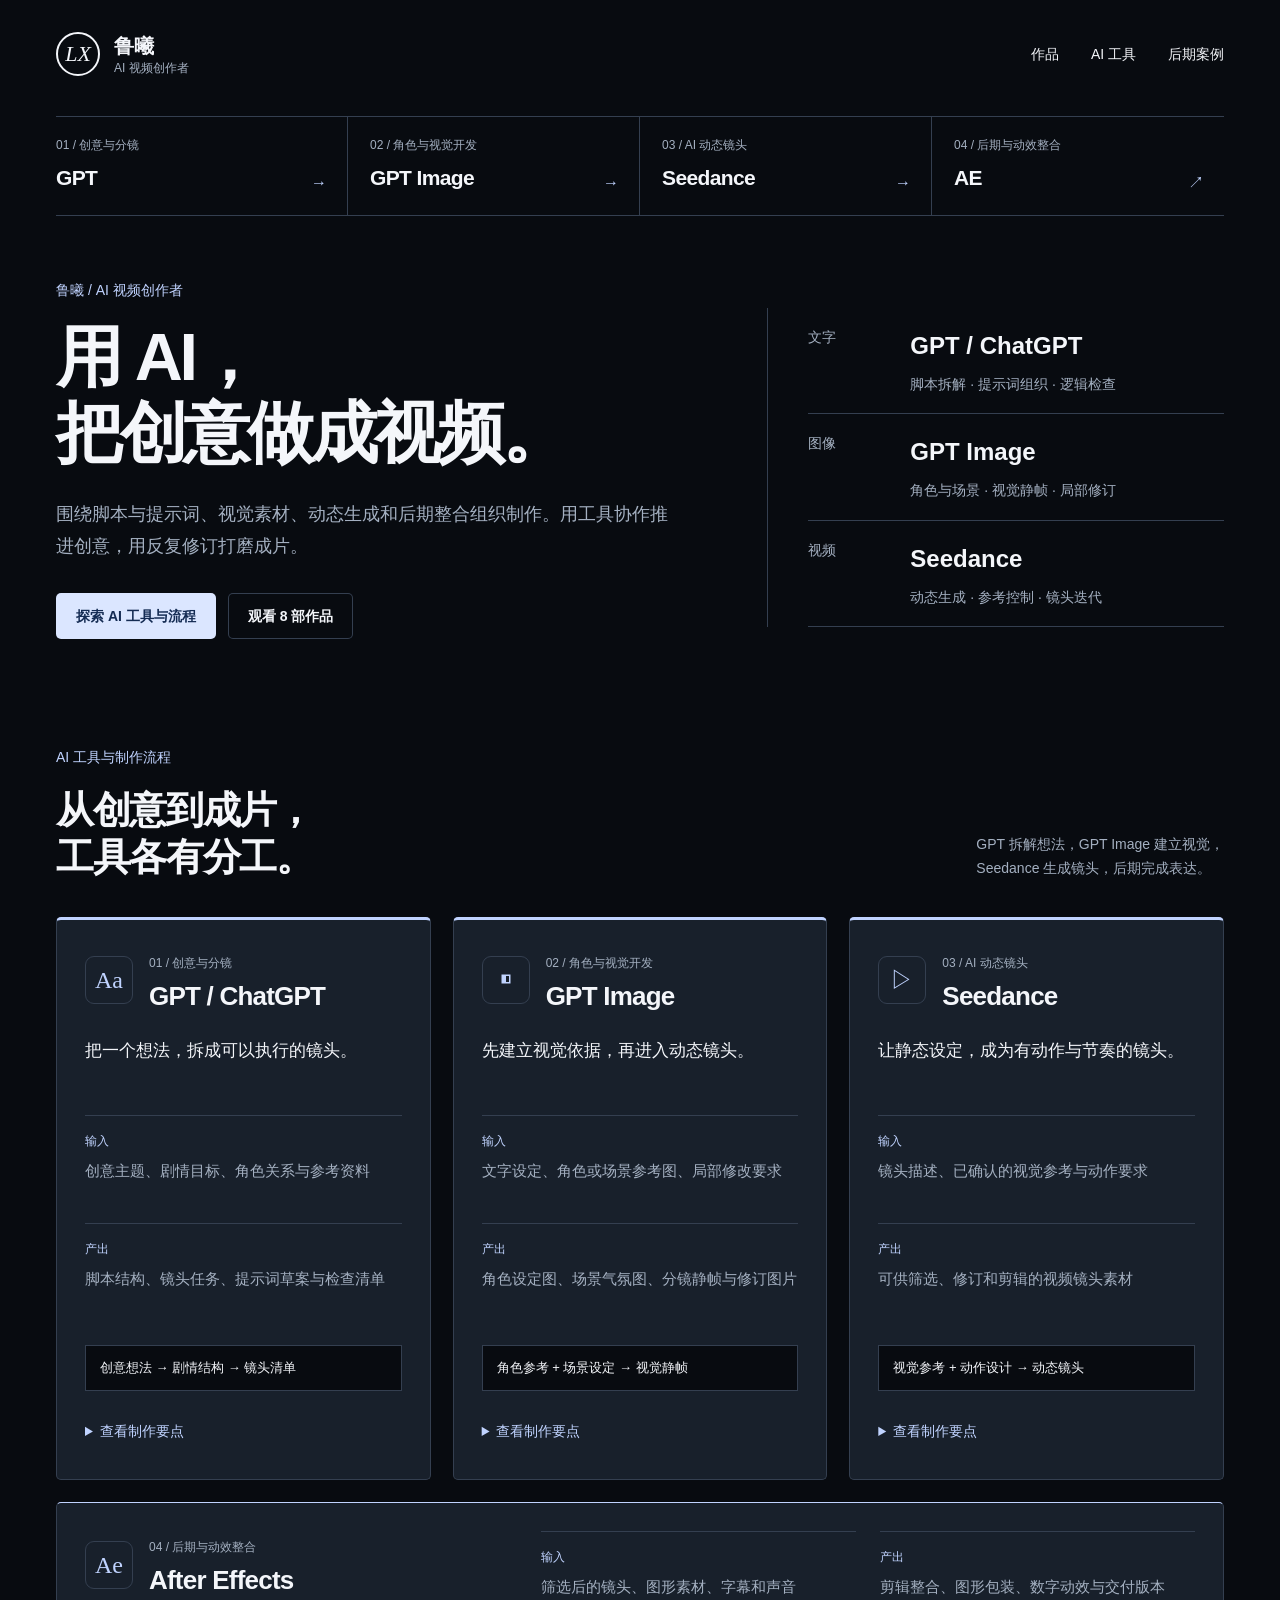
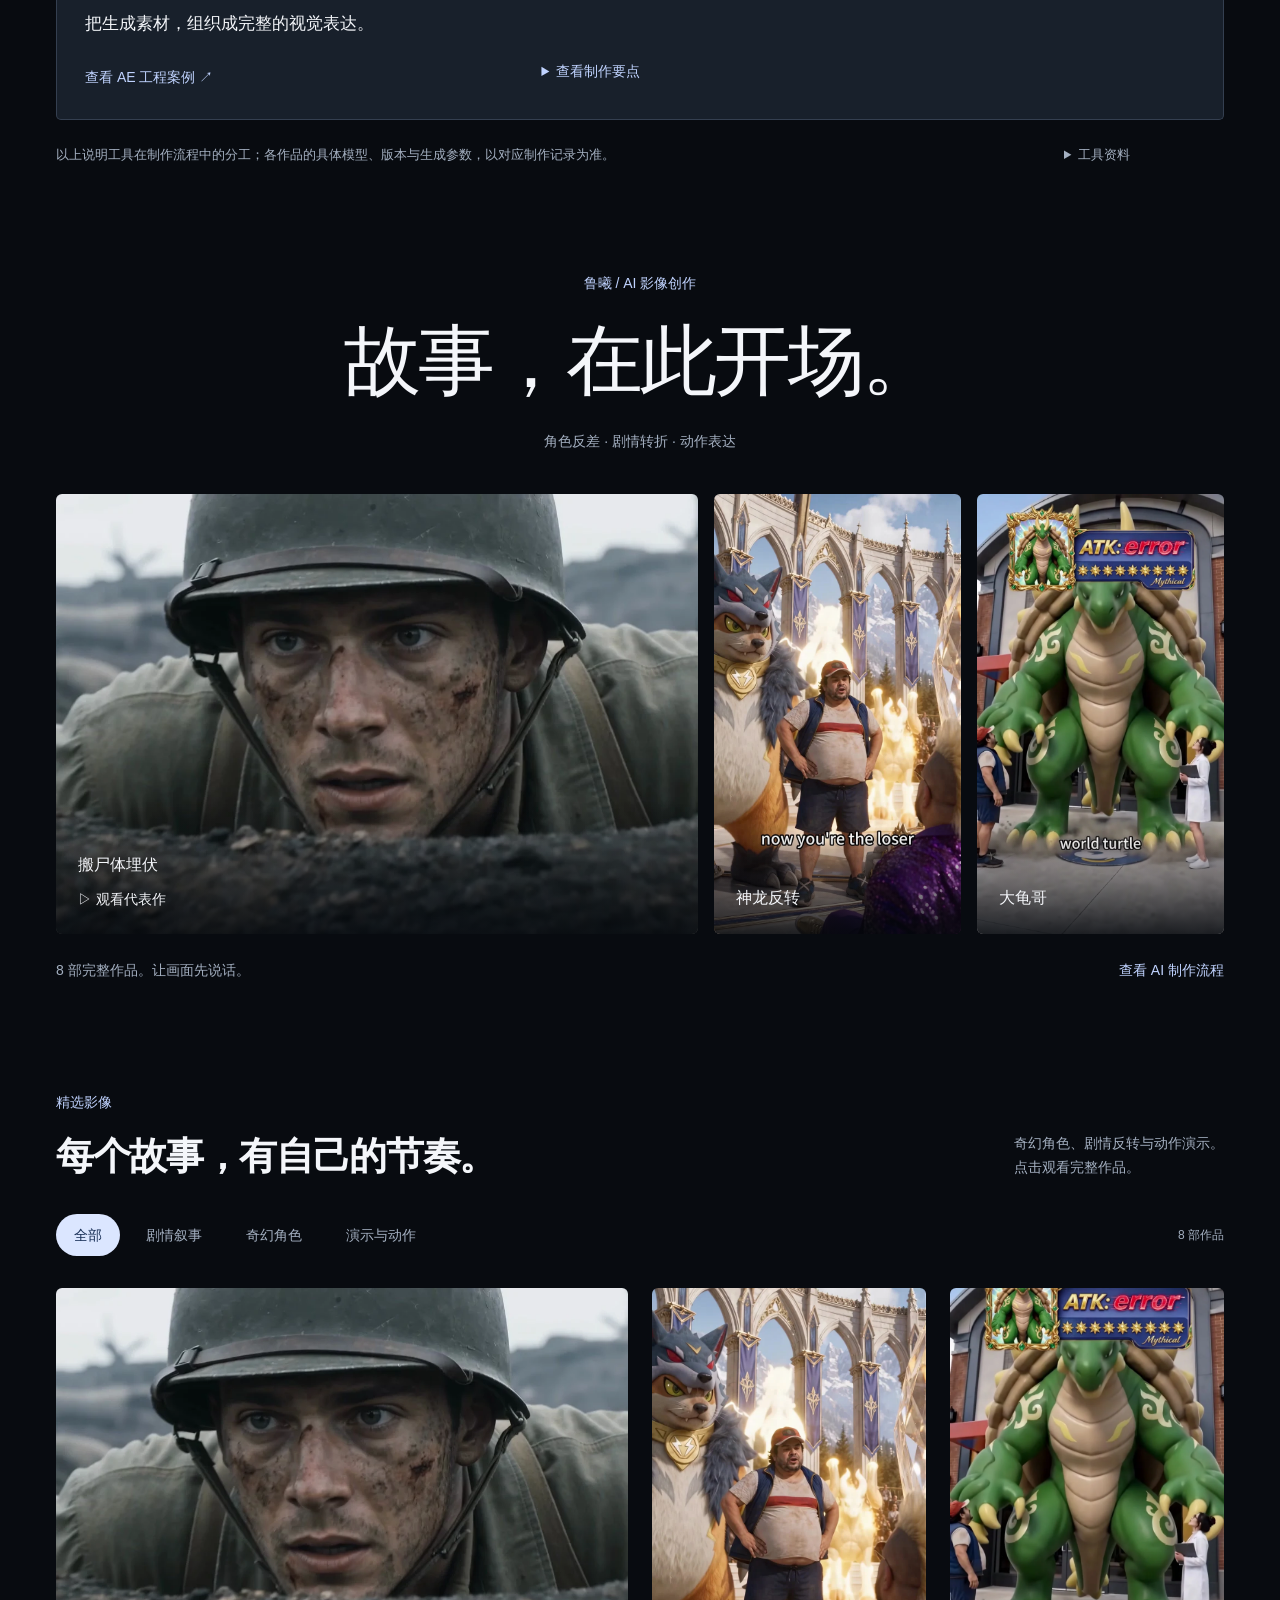
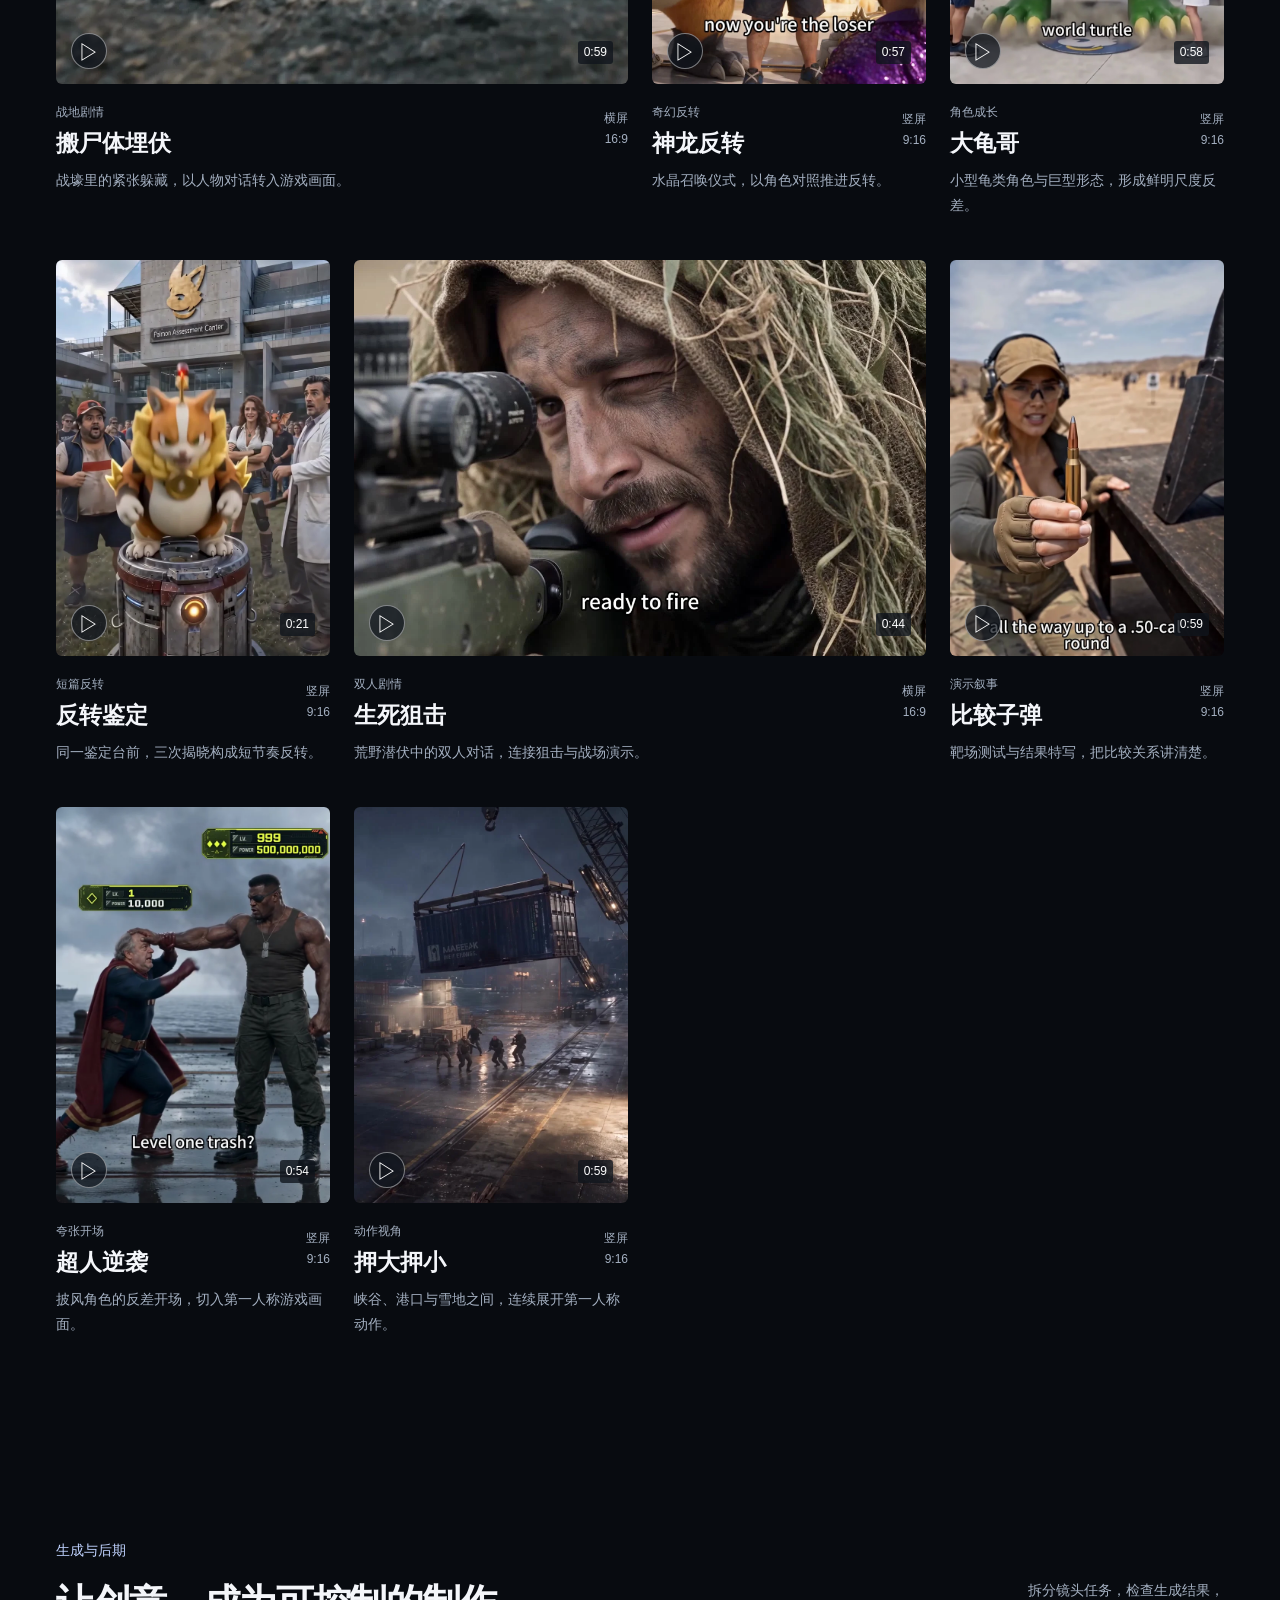
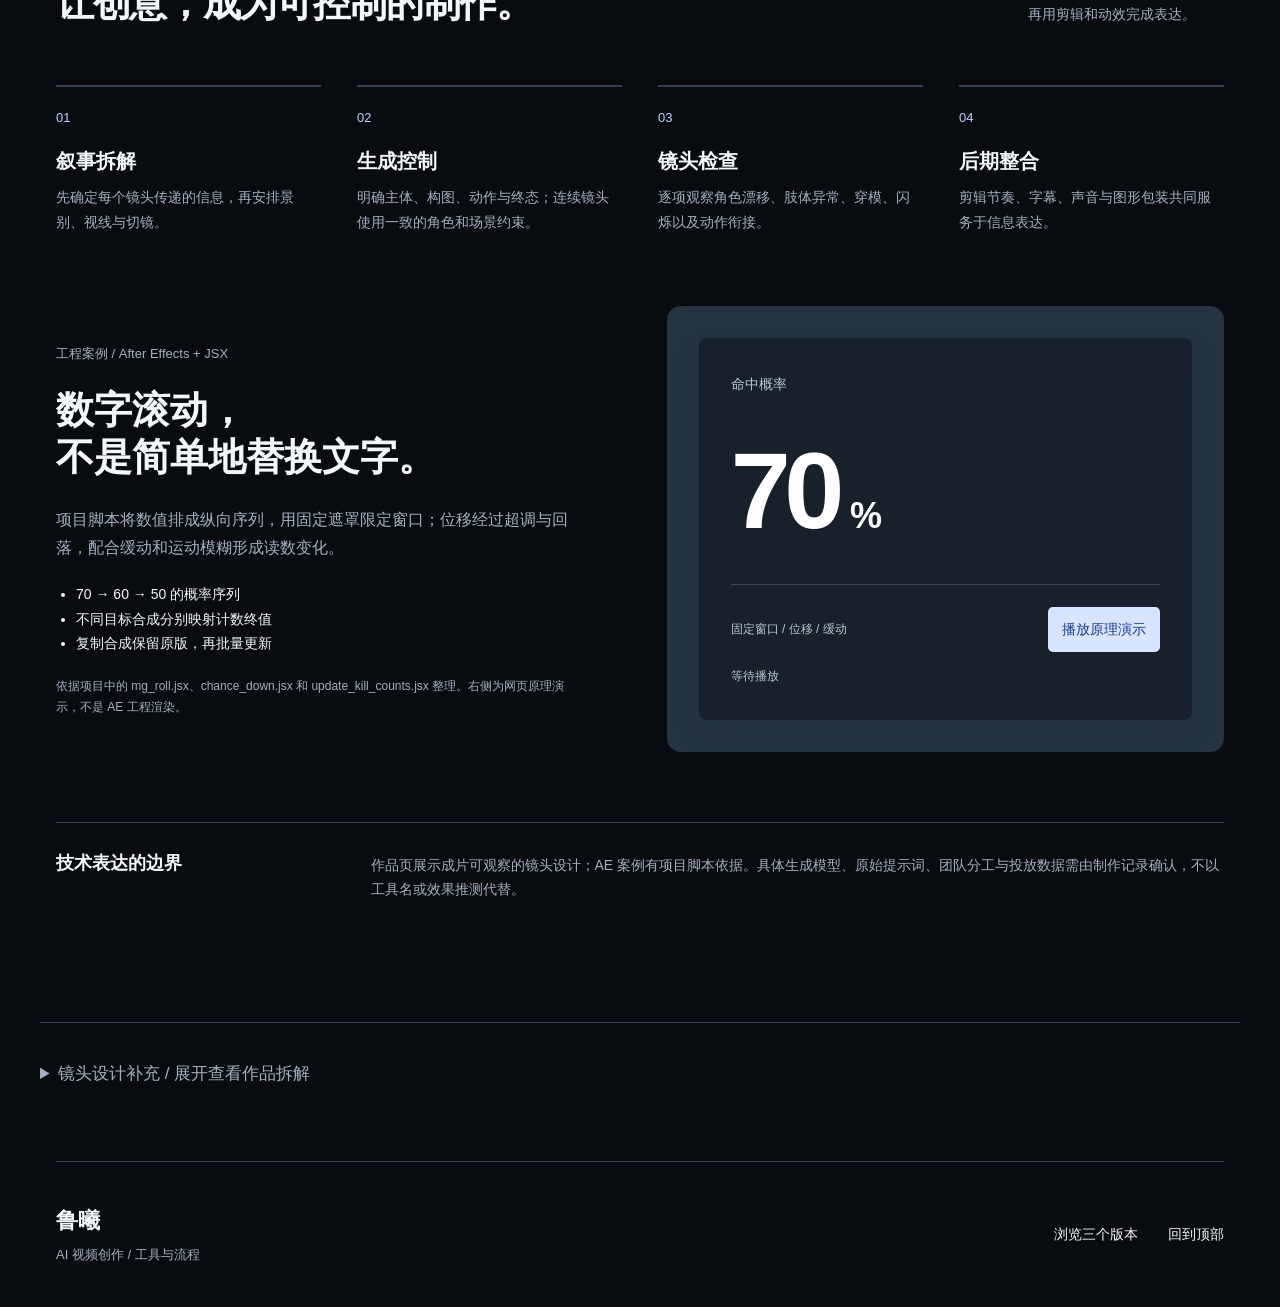
<file: cinema.html>
<!doctype html><html lang="zh-CN"><head>
  <meta charset="utf-8">
  <meta name="viewport" content="width=device-width,initial-scale=1,viewport-fit=cover">
  <meta name="theme-color" content="#101722">
  <meta name="robots" content="noindex,nofollow">
  <meta name="description" content="AI 视频创作求职作品集。观看奇幻反转、战地剧情与动作演示短片，查看每部作品的画面特点与关键段落。">
  <title>AI 视频创作 · 作品集</title>
  <link rel="icon" type="image/svg+xml" href="data:image/svg+xml,%3Csvg xmlns='http://www.w3.org/2000/svg' viewBox='0 0 32 32'%3E%3Crect width='32' height='32' rx='6' fill='%23101722'/%3E%3Cpath d='M8 8h16v16H8z' fill='none' stroke='%23d7bf91' stroke-width='2'/%3E%3Cpath d='m13 11 9 5-9 5z' fill='%23d7bf91'/%3E%3C/svg%3E">
  <link rel="stylesheet" href="styles.css">
  <script id="project-data" type="application/json">[{"id": "film-05", "title": "搬尸体埋伏", "type": "战地剧情", "orientation": "横屏", "duration": 59.46, "width": 1920, "height": 1080, "summary": "战壕里的紧张躲藏，以人物对话转入游戏画面。", "description": "灰冷的战场、泥土与人物面部特写构成开场。两名士兵在战壕中躲避巡逻，近景对话之后出现手机展示，再衔接射击与战场地图画面。", "highlights": ["近距离人物特写与战壕全景交替，建立人物处境。", "同一组角色贯穿剧情、手机展示与后段解说画面。", "紧张的开场与后段人物表情形成情绪变化。"], "chapters": [[1.5, "战壕人物特写"], [16.3, "巡逻与躲藏"], [31.2, "手机展示与游戏衔接"]], "category": "剧情叙事", "featured": true}, {"id": "film-03", "title": "神龙反转", "type": "奇幻反转", "orientation": "竖屏", "duration": 57.67, "width": 1080, "height": 1920, "summary": "水晶召唤仪式，以角色对照推进反转。", "description": "城堡广场上的巨大水晶成为视觉中心。不同人物依次召唤生物，经过“三天后”的时间转换，光柱与大型奇幻角色带来反转，结尾接入游戏演示。", "highlights": ["水晶、人物与围观人群形成清晰的中心构图。", "人物反应镜头与召唤全景交替，推进对抗关系。", "光柱、粒子效果与生物尺度变化共同构成视觉转折。"], "chapters": [[5.0, "广场召唤仪式"], [26.7, "时间转换后的对照"], [37.5, "奇幻角色登场"]], "category": "奇幻角色"}, {"id": "film-02", "title": "大龟哥", "type": "角色成长", "orientation": "竖屏", "duration": 58.67, "width": 1080, "height": 1920, "summary": "小型龟类角色与巨型形态，形成鲜明尺度反差。", "description": "街头人物展示不同的奇幻伙伴。小型绿色龟类角色先以近景出现，随后切换为高大的龙龟形态；后段进入野外探索和战斗画面。", "highlights": ["写实街景与风格化生物并置。", "面部近景、手持角色与巨型全身镜头形成尺度变化。", "从街头角色关系延伸至野外场景，拓展画面空间。"], "chapters": [[12.5, "小型角色近景"], [30.8, "巨型形态登场"], [38.1, "野外探索画面"]], "category": "奇幻角色"}, {"id": "film-01", "title": "反转鉴定", "type": "短篇反转", "orientation": "竖屏", "duration": 21.65, "width": 1080, "height": 1920, "summary": "同一鉴定台前，三次揭晓构成短节奏反转。", "description": "人物依次把不同的蛋放到鉴定台上。火焰、烟雾与电光连接不同生物的登场，屏幕上的角色卡和等级标识强化结果差异。", "highlights": ["重复的鉴定台构图，让每轮结果更容易比较。", "火焰、烟雾、电光形成不同的登场方式。", "最后一次揭晓以手部特写和金色角色完成反转。"], "chapters": [[1.9, "火焰登场"], [7.3, "第二轮鉴定"], [15.4, "电光与最终揭晓"]], "category": "奇幻角色"}, {"id": "film-06", "title": "比较子弹", "type": "演示叙事", "orientation": "竖屏", "duration": 59.22, "width": 1080, "height": 1920, "summary": "靶场测试与结果特写，把比较关系讲清楚。", "description": "沙漠靶场内，人物展示弹药并进行射击演示。镜头在人物、枪械与金属靶的受击痕迹之间切换，随后通过手机展示衔接游戏画面。", "highlights": ["展示、射击、结果特写构成可辨认的重复结构。", "同一金属靶上的不同痕迹提供视觉比较。", "人物解说画面延续到游戏演示阶段。"], "chapters": [[5.2, "弹药展示"], [16.3, "金属靶结果特写"], [31.1, "手机展示与演示衔接"]], "category": "演示与动作"}, {"id": "film-07", "title": "生死狙击", "type": "双人剧情", "orientation": "横屏", "duration": 44.44, "width": 1920, "height": 1080, "summary": "荒野潜伏中的双人对话，连接狙击与战场演示。", "description": "两名身穿伪装服的角色伏在山地，望远镜与瞄准动作建立任务情境。人物近景、手机画面与游戏镜头相互衔接，末段回到双人同框。", "highlights": ["山地全景、观察镜头和面部特写建立视线关系。", "两名角色的不同反应构成对话节奏。", "剧情人物叠加到游戏画面中，保持内容衔接。"], "chapters": [[1.1, "山地潜伏"], [12.2, "手机作为转场线索"], [31.7, "回到双人同框"]], "category": "剧情叙事"}, {"id": "film-08", "title": "超人逆袭", "type": "夸张开场", "orientation": "竖屏", "duration": 54.01, "width": 1080, "height": 1920, "summary": "披风角色的反差开场，切入第一人称游戏画面。", "description": "开场以体型、服饰和等级标识制造角色反差。披风人物与对手在街头对峙，后段转换为狙击视角，依次出现瞄准、射击与爆炸画面。", "highlights": ["等级标识与人物外形共同建立强弱对照。", "人物反应近景强化开场的夸张感。", "由人物段落切换到第一人称视角，改变观看节奏。"], "chapters": [[4.7, "披风角色登场"], [11.5, "街头人物对峙"], [28.4, "第一人称狙击画面"]], "category": "演示与动作"}, {"id": "film-04", "title": "押大押小", "type": "动作视角", "orientation": "竖屏", "duration": 59.29, "width": 1080, "height": 1920, "summary": "峡谷、港口与雪地之间，连续展开第一人称动作。", "description": "第一人称持枪与瞄准镜视角贯穿主要段落。镜头从峡谷切换到城市、夜间港口与雪地，激光、爆炸及环境变化提供连续的视觉刺激。", "highlights": ["持枪视角与瞄准镜特写交替，形成重复观看节奏。", "日景、夜景与雪地场景呈现不同的光线和色彩。", "场景变化保持同一动作视角，串联多个演示段落。"], "chapters": [[5.2, "峡谷瞄准"], [31.1, "夜间港口"], [49.7, "雪地射击"]], "category": "演示与动作"}]</script>
  <script src="app.js" defer></script>
</head><body class="cinema" id="top"><a class="skip-link" href="#works">跳到作品</a><header class="site-header wrap"><a class="brand" href="index.html"><span class="brand-symbol" aria-hidden="true">LX</span><span>鲁曦<span class="brand-sub">AI 视频创作者</span></span></a><nav aria-label="主导航"><a href="#works">作品</a><a href="#tools">AI 工具</a><a href="#craft">后期案例</a></nav></header><main><div class="tool-ribbon wrap" aria-label="AI工具链概览"><a href="#tool-gpt"><span class="ribbon-step">01 / 创意与分镜</span><strong>GPT</strong><span aria-hidden="true">→</span></a><a href="#tool-image"><span class="ribbon-step">02 / 角色与视觉开发</span><strong>GPT Image</strong><span aria-hidden="true">→</span></a><a href="#tool-seedance"><span class="ribbon-step">03 / AI 动态镜头</span><strong>Seedance</strong><span aria-hidden="true">→</span></a><a href="#tool-ae"><span class="ribbon-step">04 / 后期与动效整合</span><strong>AE</strong><span aria-hidden="true">↗</span></a></div><section class="ai-hero wrap"><div><p class="position">鲁曦 / AI 视频创作者</p><h1>用 AI，<br>把创意做成视频。</h1><p class="ai-intro">围绕脚本与提示词、视觉素材、动态生成和后期整合组织制作。用工具协作推进创意，用反复修订打磨成片。</p><div class="hero-actions"><a class="button primary" href="#tools">探索 AI 工具与流程</a><a class="button secondary" href="#works">观看 8 部作品</a></div></div><div class="ai-flow" aria-label="AI创作核心流程"><div><span>文字</span><section><strong>GPT / ChatGPT</strong><p>脚本拆解 · 提示词组织 · 逻辑检查</p></section></div><div><span>图像</span><section><strong>GPT Image</strong><p>角色与场景 · 视觉静帧 · 局部修订</p></section></div><div><span>视频</span><section><strong>Seedance</strong><p>动态生成 · 参考控制 · 镜头迭代</p></section></div></div></section><section class="toolkit wrap" id="tools"><div class="section-heading"><div><p class="position">AI 工具与制作流程</p><h2>从创意到成片，<br>工具各有分工。</h2></div><p>GPT 拆解想法，GPT Image 建立视觉，<br>Seedance 生成镜头，后期完成表达。</p></div><div class="toolkit-grid"><article class="tool-card tool-gpt" id="tool-gpt"><div class="tool-identity"><span class="tool-mark" aria-hidden="true">Aa</span><div><span class="small-label">01 / 创意与分镜</span><h3>GPT / ChatGPT</h3></div></div><p class="tool-lead">把一个想法，拆成可以执行的镜头。</p><dl class="tool-io"><div><dt>输入</dt><dd>创意主题、剧情目标、角色关系与参考资料</dd></div><div><dt>产出</dt><dd>脚本结构、镜头任务、提示词草案与检查清单</dd></div></dl><div class="tool-example">创意想法 → 剧情结构 → 镜头清单</div><details><summary>查看制作要点</summary><ul><li>梳理开场信息、冲突与反转，让每一镜承担明确任务。</li><li>把主体、动作、空间关系和镜头终态写清楚，减少含糊指令。</li><li>对照已确认内容检查逻辑与连续性，再由人工决定取舍。</li></ul><p>检查重点：剧情逻辑、指代关系、对白时长、前后镜头衔接。</p></details></article><article class="tool-card tool-image" id="tool-image"><div class="tool-identity"><span class="tool-mark" aria-hidden="true">◧</span><div><span class="small-label">02 / 角色与视觉开发</span><h3>GPT Image</h3></div></div><p class="tool-lead">先建立视觉依据，再进入动态镜头。</p><dl class="tool-io"><div><dt>输入</dt><dd>文字设定、角色或场景参考图、局部修改要求</dd></div><div><dt>产出</dt><dd>角色设定图、场景气氛图、分镜静帧与修订图片</dd></div></dl><div class="tool-example">角色参考 + 场景设定 → 视觉静帧</div><details><summary>查看制作要点</summary><ul><li>探索角色外观、服装、光影与场景，让画面风格有明确基准。</li><li>结合参考图片调整构图和细节，逐步收敛到需要的静帧。</li><li>把确认后的图片作为视频制作的视觉参考，减少重复描述的歧义。</li></ul><p>检查重点：身份特征、服装细节、构图、手部和文字准确性。</p></details></article><article class="tool-card tool-seedance" id="tool-seedance"><div class="tool-identity"><span class="tool-mark" aria-hidden="true">▷</span><div><span class="small-label">03 / AI 动态镜头</span><h3>Seedance</h3></div></div><p class="tool-lead">让静态设定，成为有动作与节奏的镜头。</p><dl class="tool-io"><div><dt>输入</dt><dd>镜头描述、已确认的视觉参考与动作要求</dd></div><div><dt>产出</dt><dd>可供筛选、修订和剪辑的视频镜头素材</dd></div></dl><div class="tool-example">视觉参考 + 动作设计 → 动态镜头</div><details><summary>查看制作要点</summary><ul><li>明确主体动作、镜头运动与结束状态，让生成目标可以检查。</li><li>用参考素材和一致的描述维持角色、环境与跨镜头关系。</li><li>逐段评估动作自然度和画面稳定性；问题镜头修订后再进入剪辑。</li></ul><p>检查重点：人物漂移、动作因果、肢体异常、穿模、闪烁与镜头衔接。</p></details></article><article class="tool-card tool-ae" id="tool-ae"><div class="tool-identity"><span class="tool-mark" aria-hidden="true">Ae</span><div><span class="small-label">04 / 后期与动效整合</span><h3>After Effects</h3></div></div><p class="tool-lead">把生成素材，组织成完整的视觉表达。</p><dl class="tool-io"><div><dt>输入</dt><dd>筛选后的镜头、图形素材、字幕和声音</dd></div><div><dt>产出</dt><dd>剪辑整合、图形包装、数字动效与交付版本</dd></div></dl><div class="tool-example">镜头素材 + 图形包装 → 完整成片</div><details><summary>查看制作要点</summary><ul><li>用剪辑节奏与声音连接镜头，让信息呈现更清楚。</li><li>处理字幕、图形、遮罩与动效，补足生成镜头以外的表达。</li><li>通过 JSX 管理重复工作；下方数字滚动案例展示实际项目脚本的实现思路。</li></ul><p>工程案例：固定遮罩数字滚动、缓动回落、合成计数批量更新。</p></details><a class="tool-case-link" href="#craft">查看 AE 工程案例 ↗</a></article></div><div class="toolkit-note"><p>以上说明工具在制作流程中的分工；各作品的具体模型、版本与生成参数，以对应制作记录为准。</p><details><summary>工具资料</summary><p><a href="https://openai.com/chatgpt/overview/" target="_blank" rel="noopener noreferrer">ChatGPT</a><a href="https://developers.openai.com/api/docs/guides/image-generation" target="_blank" rel="noopener noreferrer">GPT Image</a><a href="https://seed.bytedance.com/en/seedance2_0" target="_blank" rel="noopener noreferrer">Seedance</a></p></details></div></section><section class="cinema-hero wrap"><div class="cinema-title"><p class="position">鲁曦 / AI 影像创作</p><h1>故事，在此开场。</h1><p>角色反差 · 剧情转折 · 动作表达</p></div><div class="cinema-collage"><a class="cinema-main" href="#watch-film-05" aria-label="播放搬尸体埋伏"><img class="" src="media/film-05.webp" alt="战壕里的紧张躲藏，以人物对话转入游戏画面。" width="1920" height="1080" fetchpriority="high" decoding="async"><span>搬尸体埋伏 <b>▷ 观看代表作</b></span></a><a href="#watch-film-03" aria-label="播放神龙反转"><img class="" src="media/film-03.webp" alt="水晶召唤仪式，以角色对照推进反转。" width="1080" height="1920" fetchpriority="high" decoding="async"><span>神龙反转</span></a><a href="#watch-film-02" aria-label="播放大龟哥"><img class="" src="media/film-02.webp" alt="小型龟类角色与巨型形态，形成鲜明尺度反差。" width="1080" height="1920" fetchpriority="high" decoding="async"><span>大龟哥</span></a></div><div class="cinema-caption"><p>8 部完整作品。让画面先说话。</p><a href="#tools">查看 AI 制作流程</a></div></section><section class="works-section wrap" id="works"><div class="section-heading"><div><p class="position">精选影像</p><h2>每个故事，有自己的节奏。</h2></div><p>奇幻角色、剧情反转与动作演示。<br>点击观看完整作品。</p></div><div class="filter-row" role="group" aria-label="按作品方向筛选"><button type="button" class="filter active" data-filter="全部" aria-pressed="true">全部</button><button type="button" class="filter " data-filter="剧情叙事" aria-pressed="false">剧情叙事</button><button type="button" class="filter " data-filter="奇幻角色" aria-pressed="false">奇幻角色</button><button type="button" class="filter " data-filter="演示与动作" aria-pressed="false">演示与动作</button><span id="filter-count" role="status">8 部作品</span></div><div class="work-grid"><article class="work work-wide" data-category="剧情叙事"><a class="work-image" href="#watch-film-05" aria-label="观看《搬尸体埋伏》并查看镜头说明"><img class="" src="media/film-05.webp" alt="战壕里的紧张躲藏，以人物对话转入游戏画面。" width="1920" height="1080" loading="lazy" decoding="async"><span class="work-play" aria-hidden="true">▷</span><span class="duration">0:59</span></a><div class="work-caption"><div><p class="work-kind">战地剧情</p><h3><a href="#watch-film-05">搬尸体埋伏</a></h3></div><span class="format">横屏<br>16:9</span></div><p>战壕里的紧张躲藏，以人物对话转入游戏画面。</p></article><article class="work " data-category="奇幻角色"><a class="work-image" href="#watch-film-03" aria-label="观看《神龙反转》并查看镜头说明"><img class="" src="media/film-03.webp" alt="水晶召唤仪式，以角色对照推进反转。" width="1080" height="1920" loading="lazy" decoding="async"><span class="work-play" aria-hidden="true">▷</span><span class="duration">0:57</span></a><div class="work-caption"><div><p class="work-kind">奇幻反转</p><h3><a href="#watch-film-03">神龙反转</a></h3></div><span class="format">竖屏<br>9:16</span></div><p>水晶召唤仪式，以角色对照推进反转。</p></article><article class="work " data-category="奇幻角色"><a class="work-image" href="#watch-film-02" aria-label="观看《大龟哥》并查看镜头说明"><img class="" src="media/film-02.webp" alt="小型龟类角色与巨型形态，形成鲜明尺度反差。" width="1080" height="1920" loading="lazy" decoding="async"><span class="work-play" aria-hidden="true">▷</span><span class="duration">0:58</span></a><div class="work-caption"><div><p class="work-kind">角色成长</p><h3><a href="#watch-film-02">大龟哥</a></h3></div><span class="format">竖屏<br>9:16</span></div><p>小型龟类角色与巨型形态，形成鲜明尺度反差。</p></article><article class="work " data-category="奇幻角色"><a class="work-image" href="#watch-film-01" aria-label="观看《反转鉴定》并查看镜头说明"><img class="" src="media/film-01.webp" alt="同一鉴定台前，三次揭晓构成短节奏反转。" width="1080" height="1920" loading="lazy" decoding="async"><span class="work-play" aria-hidden="true">▷</span><span class="duration">0:21</span></a><div class="work-caption"><div><p class="work-kind">短篇反转</p><h3><a href="#watch-film-01">反转鉴定</a></h3></div><span class="format">竖屏<br>9:16</span></div><p>同一鉴定台前，三次揭晓构成短节奏反转。</p></article><article class="work work-wide" data-category="剧情叙事"><a class="work-image" href="#watch-film-07" aria-label="观看《生死狙击》并查看镜头说明"><img class="" src="media/film-07.webp" alt="荒野潜伏中的双人对话，连接狙击与战场演示。" width="1920" height="1080" loading="lazy" decoding="async"><span class="work-play" aria-hidden="true">▷</span><span class="duration">0:44</span></a><div class="work-caption"><div><p class="work-kind">双人剧情</p><h3><a href="#watch-film-07">生死狙击</a></h3></div><span class="format">横屏<br>16:9</span></div><p>荒野潜伏中的双人对话，连接狙击与战场演示。</p></article><article class="work " data-category="演示与动作"><a class="work-image" href="#watch-film-06" aria-label="观看《比较子弹》并查看镜头说明"><img class="" src="media/film-06.webp" alt="靶场测试与结果特写，把比较关系讲清楚。" width="1080" height="1920" loading="lazy" decoding="async"><span class="work-play" aria-hidden="true">▷</span><span class="duration">0:59</span></a><div class="work-caption"><div><p class="work-kind">演示叙事</p><h3><a href="#watch-film-06">比较子弹</a></h3></div><span class="format">竖屏<br>9:16</span></div><p>靶场测试与结果特写，把比较关系讲清楚。</p></article><article class="work " data-category="演示与动作"><a class="work-image" href="#watch-film-08" aria-label="观看《超人逆袭》并查看镜头说明"><img class="" src="media/film-08.webp" alt="披风角色的反差开场，切入第一人称游戏画面。" width="1080" height="1920" loading="lazy" decoding="async"><span class="work-play" aria-hidden="true">▷</span><span class="duration">0:54</span></a><div class="work-caption"><div><p class="work-kind">夸张开场</p><h3><a href="#watch-film-08">超人逆袭</a></h3></div><span class="format">竖屏<br>9:16</span></div><p>披风角色的反差开场，切入第一人称游戏画面。</p></article><article class="work " data-category="演示与动作"><a class="work-image" href="#watch-film-04" aria-label="观看《押大押小》并查看镜头说明"><img class="" src="media/film-04.webp" alt="峡谷、港口与雪地之间，连续展开第一人称动作。" width="1080" height="1920" loading="lazy" decoding="async"><span class="work-play" aria-hidden="true">▷</span><span class="duration">0:59</span></a><div class="work-caption"><div><p class="work-kind">动作视角</p><h3><a href="#watch-film-04">押大押小</a></h3></div><span class="format">竖屏<br>9:16</span></div><p>峡谷、港口与雪地之间，连续展开第一人称动作。</p></article></div></section><section class="craft-section wrap" id="craft"><div class="section-heading"><div><p class="position">生成与后期</p><h2>让创意，成为可控制的制作。</h2></div><p>拆分镜头任务，检查生成结果，<br>再用剪辑和动效完成表达。</p></div><div class="method-flow"><div><span class="step">01</span><h3>叙事拆解</h3><p>先确定每个镜头传递的信息，再安排景别、视线与切镜。</p></div><div><span class="step">02</span><h3>生成控制</h3><p>明确主体、构图、动作与终态；连续镜头使用一致的角色和场景约束。</p></div><div><span class="step">03</span><h3>镜头检查</h3><p>逐项观察角色漂移、肢体异常、穿模、闪烁以及动作衔接。</p></div><div><span class="step">04</span><h3>后期整合</h3><p>剪辑节奏、字幕、声音与图形包装共同服务于信息表达。</p></div></div><div class="craft-demo"><div class="demo-copy"><span class="small-label">工程案例 / After Effects + JSX</span><h3>数字滚动，<br>不是简单地替换文字。</h3><p>项目脚本将数值排成纵向序列，用固定遮罩限定窗口；位移经过超调与回落，配合缓动和运动模糊形成读数变化。</p><ul class="tech-list"><li>70 → 60 → 50 的概率序列</li><li>不同目标合成分别映射计数终值</li><li>复制合成保留原版，再批量更新</li></ul><p class="evidence-note">依据项目中的 mg_roll.jsx、chance_down.jsx 和 update_kill_counts.jsx 整理。右侧为网页原理演示，不是 AE 工程渲染。</p></div><div class="demo-stage"><div class="demo-screen"><span class="demo-label">命中概率</span><div class="number-window"><div class="number-reel"><span>70<span>%</span></span><span>60<span>%</span></span><span>50<span>%</span></span></div></div><div class="demo-rule"></div><div class="demo-controls"><span>固定窗口 / 位移 / 缓动</span><button type="button" id="replay-roll">播放原理演示</button></div><p id="roll-status" role="status">等待播放</p></div></div></div><div class="production-note"><h3>技术表达的边界</h3><p>作品页展示成片可观察的镜头设计；AE 案例有项目脚本依据。具体生成模型、原始提示词、团队分工与投放数据需由制作记录确认，不以工具名或效果推测代替。</p></div></section><details class="lens-extra"><summary>镜头设计补充 / 展开查看作品拆解</summary><section class="breakdown-section" id="breakdown"><div class="wrap"><div class="section-heading"><div><p class="position">镜头拆解</p><h2>好看的画面，<br>也要讲得清楚。</h2></div><p>从真实成片看构图、连续性与剪辑。<br>点击关键帧，定位到相应段落。</p></div><div class="case-tabs" role="tablist" aria-label="选择拆解案例"><button role="tab" type="button" id="tab-film-05" aria-controls="case-film-05" aria-selected="true" tabindex="0" data-case="film-05">搬尸体埋伏</button><button role="tab" type="button" id="tab-film-03" aria-controls="case-film-03" aria-selected="false" tabindex="-1" data-case="film-03">神龙反转</button><button role="tab" type="button" id="tab-film-06" aria-controls="case-film-06" aria-selected="false" tabindex="-1" data-case="film-06">比较子弹</button></div><article class="case-panel" id="case-film-05" role="tabpanel" aria-labelledby="tab-film-05" ><div class="case-copy"><p class="small-label">人物与叙事</p><h3>用空间关系，建立剧情张力</h3><p class="case-question">如何让人物对话与游戏画面连成一段故事？</p><p>战壕特写交代人物处境，巡逻镜头补足威胁来源；手机承担从剧情到游戏演示的视觉连接。</p><details><summary>生成控制与检查要点</summary><ul><li>相邻镜头中的服装、面部与道具保持可识别。</li><li>对话双方的视线、站位与画面方向能够衔接。</li><li>转入游戏画面时仍保留明确的叙事线索。</li></ul><p class="evidence-note">由成片整理的技术拆解；不将画面效果推定为某个模型或工作流的使用记录。</p></details></div><div class="case-frames"><a href="#watch-film-05" data-start="1.5" class="case-frame"><img src="stills/film-05-0.webp" alt="战壕人物特写" loading="lazy" width="480" height="270"><span><time>0:01</time>战壕人物特写</span></a><a href="#watch-film-05" data-start="16.3" class="case-frame"><img src="stills/film-05-1.webp" alt="巡逻与躲藏" loading="lazy" width="480" height="270"><span><time>0:16</time>巡逻与躲藏</span></a><a href="#watch-film-05" data-start="31.2" class="case-frame"><img src="stills/film-05-2.webp" alt="手机展示与游戏衔接" loading="lazy" width="480" height="270"><span><time>0:31</time>手机展示与游戏衔接</span></a></div></article><article class="case-panel" id="case-film-03" role="tabpanel" aria-labelledby="tab-film-03" hidden><div class="case-copy"><p class="small-label">角色与视觉效果</p><h3>让反转在画面里发生</h3><p class="case-question">如何把角色强弱变化变成观众能读懂的反转？</p><p>重复的召唤场景建立比较基准，再通过人物反应、光柱和生物尺度变化揭晓结果。</p><details><summary>生成控制与检查要点</summary><ul><li>固定核心场景的构图与角色识别特征。</li><li>光效的出现与角色登场有明确先后。</li><li>主体放大后仍保持可辨认的轮廓和空间关系。</li></ul><p class="evidence-note">由成片整理的技术拆解；不将画面效果推定为某个模型或工作流的使用记录。</p></details></div><div class="case-frames"><a href="#watch-film-03" data-start="5" class="case-frame"><img src="stills/film-03-0.webp" alt="广场召唤仪式" loading="lazy" width="480" height="853"><span><time>0:05</time>广场召唤仪式</span></a><a href="#watch-film-03" data-start="26.7" class="case-frame"><img src="stills/film-03-1.webp" alt="时间转换后的对照" loading="lazy" width="480" height="853"><span><time>0:26</time>时间转换后的对照</span></a><a href="#watch-film-03" data-start="37.5" class="case-frame"><img src="stills/film-03-2.webp" alt="奇幻角色登场" loading="lazy" width="480" height="853"><span><time>0:37</time>奇幻角色登场</span></a></div></article><article class="case-panel" id="case-film-06" role="tabpanel" aria-labelledby="tab-film-06" hidden><div class="case-copy"><p class="small-label">动作与剪辑</p><h3>把动作，剪成清楚的因果</h3><p class="case-question">如何让一次测试的过程与结果都被看见？</p><p>弹药展示、射击动作与靶面结果分别承担信息任务，用重复结构让不同结果容易比较。</p><details><summary>生成控制与检查要点</summary><ul><li>动作起点、执行过程和结束状态完整。</li><li>射击方向与目标位置相互对应。</li><li>结果特写留出足够的辨认时间。</li></ul><p class="evidence-note">由成片整理的技术拆解；不将画面效果推定为某个模型或工作流的使用记录。</p></details></div><div class="case-frames"><a href="#watch-film-06" data-start="5.2" class="case-frame"><img src="stills/film-06-0.webp" alt="弹药展示" loading="lazy" width="480" height="853"><span><time>0:05</time>弹药展示</span></a><a href="#watch-film-06" data-start="16.3" class="case-frame"><img src="stills/film-06-1.webp" alt="金属靶结果特写" loading="lazy" width="480" height="853"><span><time>0:16</time>金属靶结果特写</span></a><a href="#watch-film-06" data-start="31.1" class="case-frame"><img src="stills/film-06-2.webp" alt="手机展示与演示衔接" loading="lazy" width="480" height="853"><span><time>0:31</time>手机展示与演示衔接</span></a></div></article></div></section></details></main><footer class="site-footer wrap"><div><strong>鲁曦</strong><p>AI 视频创作 / 工具与流程</p></div><div><a href="versions.html">浏览三个版本</a><a href="#top">回到顶部</a></div></footer><dialog id="viewer" aria-labelledby="viewer-title">
    <div class="viewer-top"><span id="viewer-category"></span><button class="close-button" id="close-viewer" type="button" aria-label="关闭作品播放器"><span>关闭</span><svg viewBox="0 0 24 24" aria-hidden="true"><path d="m6 6 12 12M18 6 6 18"/></svg></button></div>
    <div class="viewer-layout">
      <div class="player-column"><div class="player-stage"><video id="film-player" controls playsinline preload="none" aria-label="作品视频" aria-describedby="viewer-description"></video></div><p id="player-status" class="player-status" role="status" aria-live="polite"></p><a id="direct-video" class="direct-video" href="#">单独打开视频</a></div>
      <div class="project-info"><div id="viewer-meta" class="viewer-meta"></div><h2 id="viewer-title"></h2><p id="viewer-description"></p><h3>画面看点</h3><ul id="viewer-highlights"></ul><h3>关键段落</h3><div id="viewer-chapters" class="chapters"></div><p class="description-note">说明依据作品画面整理。</p></div>
    </div>
  </dialog><noscript><p class="wrap">请启用 JavaScript 查看镜头拆解，或直接打开视频：</p><div class="wrap"><a href="media/film-05.mp4">搬尸体埋伏</a> / <a href="media/film-03.mp4">神龙反转</a> / <a href="media/film-02.mp4">大龟哥</a> / <a href="media/film-01.mp4">反转鉴定</a> / <a href="media/film-07.mp4">生死狙击</a> / <a href="media/film-06.mp4">比较子弹</a> / <a href="media/film-08.mp4">超人逆袭</a> / <a href="media/film-04.mp4">押大押小</a></div></noscript></body></html>
</file>
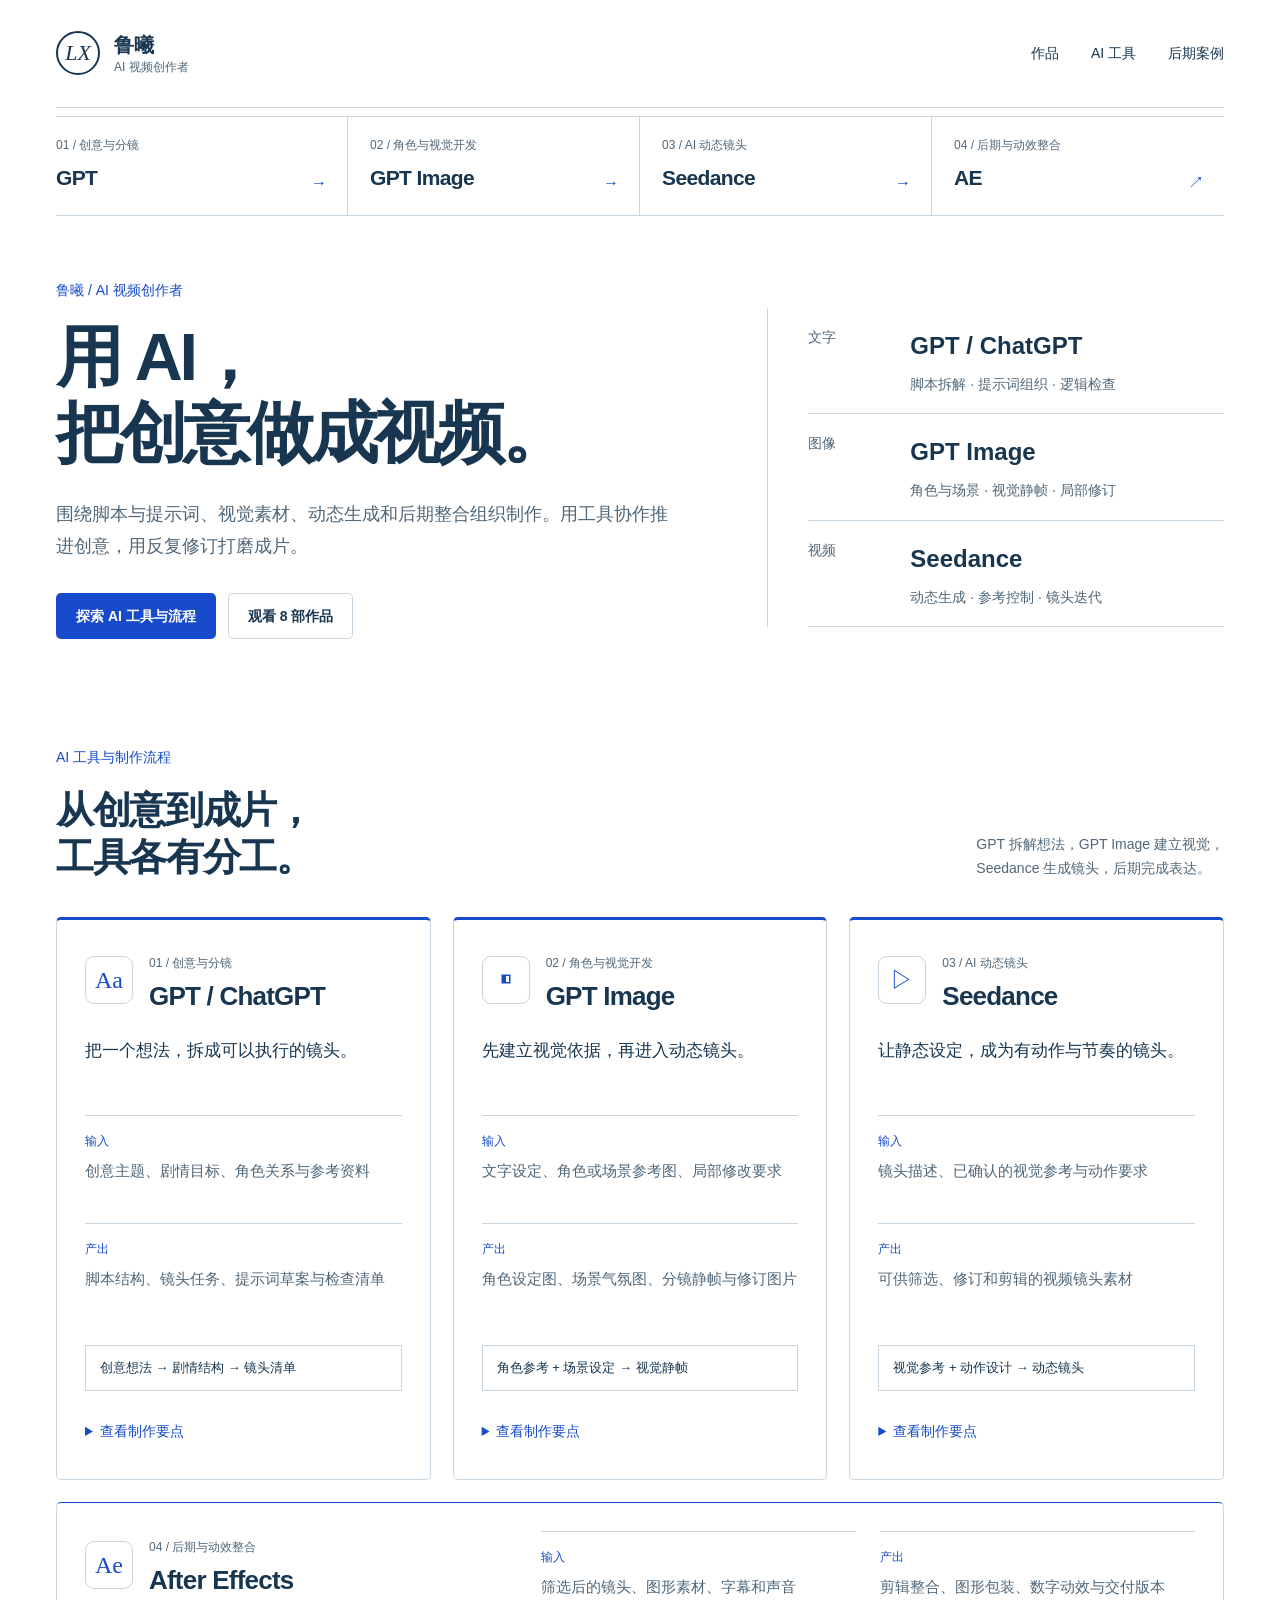
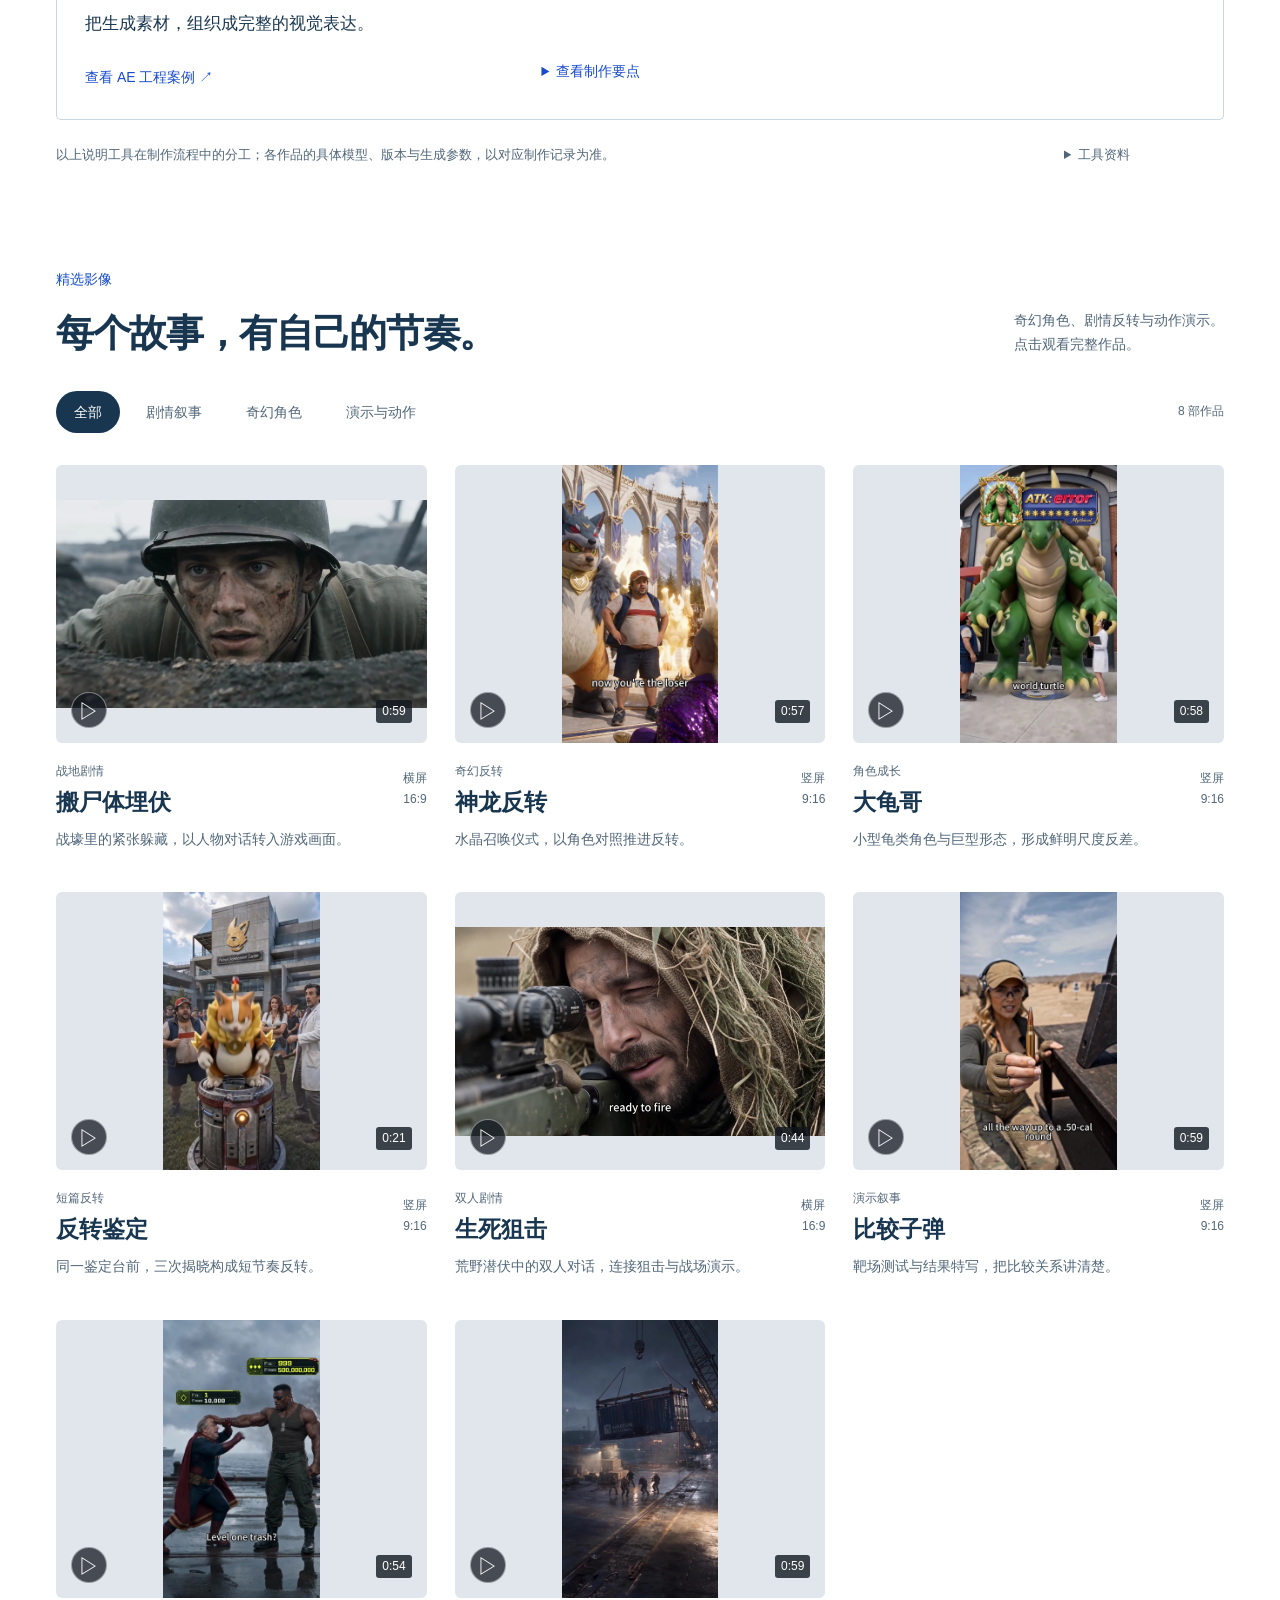
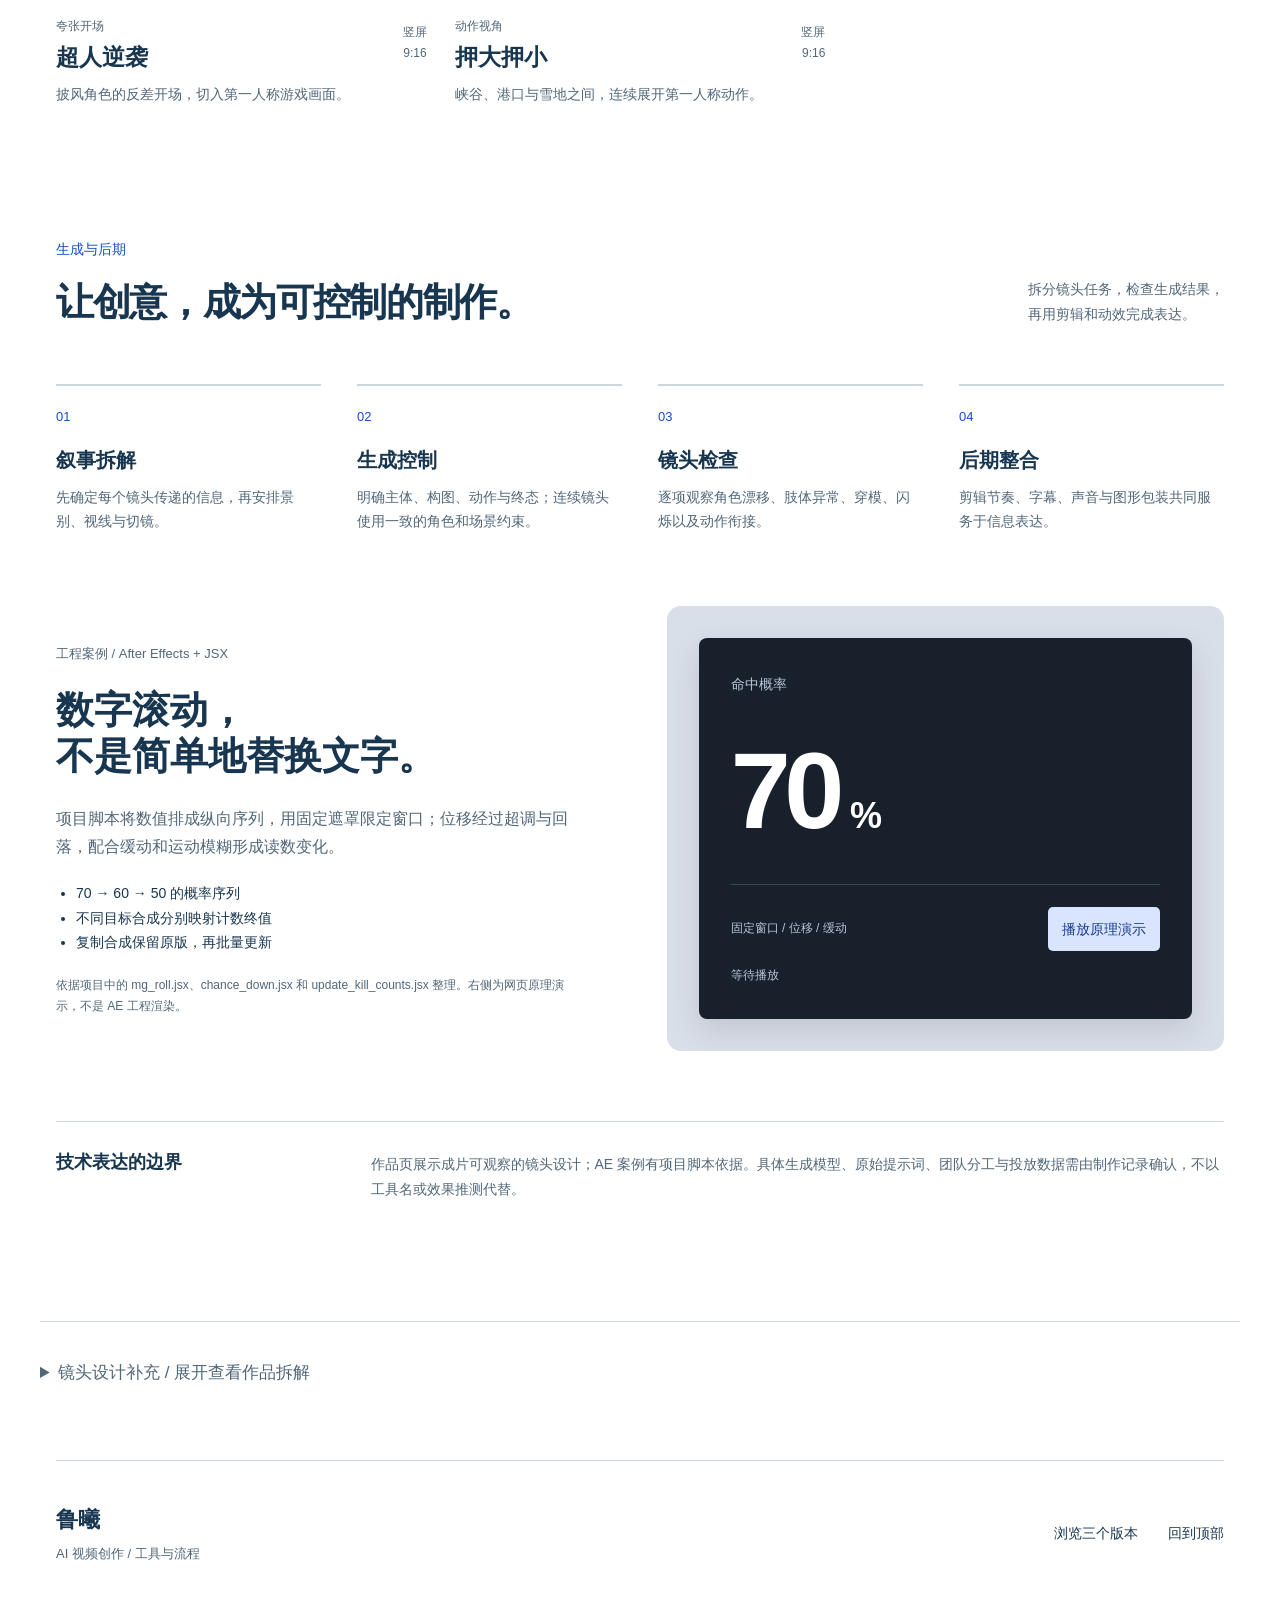
<file: editorial.html>
<!doctype html><html lang="zh-CN"><head>
  <meta charset="utf-8">
  <meta name="viewport" content="width=device-width,initial-scale=1,viewport-fit=cover">
  <meta name="theme-color" content="#101722">
  <meta name="robots" content="noindex,nofollow">
  <meta name="description" content="AI 视频创作求职作品集。观看奇幻反转、战地剧情与动作演示短片，查看每部作品的画面特点与关键段落。">
  <title>AI 视频创作 · 作品集</title>
  <link rel="icon" type="image/svg+xml" href="data:image/svg+xml,%3Csvg xmlns='http://www.w3.org/2000/svg' viewBox='0 0 32 32'%3E%3Crect width='32' height='32' rx='6' fill='%23101722'/%3E%3Cpath d='M8 8h16v16H8z' fill='none' stroke='%23d7bf91' stroke-width='2'/%3E%3Cpath d='m13 11 9 5-9 5z' fill='%23d7bf91'/%3E%3C/svg%3E">
  <link rel="stylesheet" href="styles.css">
  <script id="project-data" type="application/json">[{"id": "film-05", "title": "搬尸体埋伏", "type": "战地剧情", "orientation": "横屏", "duration": 59.46, "width": 1920, "height": 1080, "summary": "战壕里的紧张躲藏，以人物对话转入游戏画面。", "description": "灰冷的战场、泥土与人物面部特写构成开场。两名士兵在战壕中躲避巡逻，近景对话之后出现手机展示，再衔接射击与战场地图画面。", "highlights": ["近距离人物特写与战壕全景交替，建立人物处境。", "同一组角色贯穿剧情、手机展示与后段解说画面。", "紧张的开场与后段人物表情形成情绪变化。"], "chapters": [[1.5, "战壕人物特写"], [16.3, "巡逻与躲藏"], [31.2, "手机展示与游戏衔接"]], "category": "剧情叙事", "featured": true}, {"id": "film-03", "title": "神龙反转", "type": "奇幻反转", "orientation": "竖屏", "duration": 57.67, "width": 1080, "height": 1920, "summary": "水晶召唤仪式，以角色对照推进反转。", "description": "城堡广场上的巨大水晶成为视觉中心。不同人物依次召唤生物，经过“三天后”的时间转换，光柱与大型奇幻角色带来反转，结尾接入游戏演示。", "highlights": ["水晶、人物与围观人群形成清晰的中心构图。", "人物反应镜头与召唤全景交替，推进对抗关系。", "光柱、粒子效果与生物尺度变化共同构成视觉转折。"], "chapters": [[5.0, "广场召唤仪式"], [26.7, "时间转换后的对照"], [37.5, "奇幻角色登场"]], "category": "奇幻角色"}, {"id": "film-02", "title": "大龟哥", "type": "角色成长", "orientation": "竖屏", "duration": 58.67, "width": 1080, "height": 1920, "summary": "小型龟类角色与巨型形态，形成鲜明尺度反差。", "description": "街头人物展示不同的奇幻伙伴。小型绿色龟类角色先以近景出现，随后切换为高大的龙龟形态；后段进入野外探索和战斗画面。", "highlights": ["写实街景与风格化生物并置。", "面部近景、手持角色与巨型全身镜头形成尺度变化。", "从街头角色关系延伸至野外场景，拓展画面空间。"], "chapters": [[12.5, "小型角色近景"], [30.8, "巨型形态登场"], [38.1, "野外探索画面"]], "category": "奇幻角色"}, {"id": "film-01", "title": "反转鉴定", "type": "短篇反转", "orientation": "竖屏", "duration": 21.65, "width": 1080, "height": 1920, "summary": "同一鉴定台前，三次揭晓构成短节奏反转。", "description": "人物依次把不同的蛋放到鉴定台上。火焰、烟雾与电光连接不同生物的登场，屏幕上的角色卡和等级标识强化结果差异。", "highlights": ["重复的鉴定台构图，让每轮结果更容易比较。", "火焰、烟雾、电光形成不同的登场方式。", "最后一次揭晓以手部特写和金色角色完成反转。"], "chapters": [[1.9, "火焰登场"], [7.3, "第二轮鉴定"], [15.4, "电光与最终揭晓"]], "category": "奇幻角色"}, {"id": "film-06", "title": "比较子弹", "type": "演示叙事", "orientation": "竖屏", "duration": 59.22, "width": 1080, "height": 1920, "summary": "靶场测试与结果特写，把比较关系讲清楚。", "description": "沙漠靶场内，人物展示弹药并进行射击演示。镜头在人物、枪械与金属靶的受击痕迹之间切换，随后通过手机展示衔接游戏画面。", "highlights": ["展示、射击、结果特写构成可辨认的重复结构。", "同一金属靶上的不同痕迹提供视觉比较。", "人物解说画面延续到游戏演示阶段。"], "chapters": [[5.2, "弹药展示"], [16.3, "金属靶结果特写"], [31.1, "手机展示与演示衔接"]], "category": "演示与动作"}, {"id": "film-07", "title": "生死狙击", "type": "双人剧情", "orientation": "横屏", "duration": 44.44, "width": 1920, "height": 1080, "summary": "荒野潜伏中的双人对话，连接狙击与战场演示。", "description": "两名身穿伪装服的角色伏在山地，望远镜与瞄准动作建立任务情境。人物近景、手机画面与游戏镜头相互衔接，末段回到双人同框。", "highlights": ["山地全景、观察镜头和面部特写建立视线关系。", "两名角色的不同反应构成对话节奏。", "剧情人物叠加到游戏画面中，保持内容衔接。"], "chapters": [[1.1, "山地潜伏"], [12.2, "手机作为转场线索"], [31.7, "回到双人同框"]], "category": "剧情叙事"}, {"id": "film-08", "title": "超人逆袭", "type": "夸张开场", "orientation": "竖屏", "duration": 54.01, "width": 1080, "height": 1920, "summary": "披风角色的反差开场，切入第一人称游戏画面。", "description": "开场以体型、服饰和等级标识制造角色反差。披风人物与对手在街头对峙，后段转换为狙击视角，依次出现瞄准、射击与爆炸画面。", "highlights": ["等级标识与人物外形共同建立强弱对照。", "人物反应近景强化开场的夸张感。", "由人物段落切换到第一人称视角，改变观看节奏。"], "chapters": [[4.7, "披风角色登场"], [11.5, "街头人物对峙"], [28.4, "第一人称狙击画面"]], "category": "演示与动作"}, {"id": "film-04", "title": "押大押小", "type": "动作视角", "orientation": "竖屏", "duration": 59.29, "width": 1080, "height": 1920, "summary": "峡谷、港口与雪地之间，连续展开第一人称动作。", "description": "第一人称持枪与瞄准镜视角贯穿主要段落。镜头从峡谷切换到城市、夜间港口与雪地，激光、爆炸及环境变化提供连续的视觉刺激。", "highlights": ["持枪视角与瞄准镜特写交替，形成重复观看节奏。", "日景、夜景与雪地场景呈现不同的光线和色彩。", "场景变化保持同一动作视角，串联多个演示段落。"], "chapters": [[5.2, "峡谷瞄准"], [31.1, "夜间港口"], [49.7, "雪地射击"]], "category": "演示与动作"}]</script>
  <script src="app.js" defer></script>
</head><body class="editorial" id="top"><a class="skip-link" href="#works">跳到作品</a><header class="site-header wrap"><a class="brand" href="index.html"><span class="brand-symbol" aria-hidden="true">LX</span><span>鲁曦<span class="brand-sub">AI 视频创作者</span></span></a><nav aria-label="主导航"><a href="#works">作品</a><a href="#tools">AI 工具</a><a href="#craft">后期案例</a></nav></header><main><div class="tool-ribbon wrap" aria-label="AI工具链概览"><a href="#tool-gpt"><span class="ribbon-step">01 / 创意与分镜</span><strong>GPT</strong><span aria-hidden="true">→</span></a><a href="#tool-image"><span class="ribbon-step">02 / 角色与视觉开发</span><strong>GPT Image</strong><span aria-hidden="true">→</span></a><a href="#tool-seedance"><span class="ribbon-step">03 / AI 动态镜头</span><strong>Seedance</strong><span aria-hidden="true">→</span></a><a href="#tool-ae"><span class="ribbon-step">04 / 后期与动效整合</span><strong>AE</strong><span aria-hidden="true">↗</span></a></div><section class="ai-hero wrap"><div><p class="position">鲁曦 / AI 视频创作者</p><h1>用 AI，<br>把创意做成视频。</h1><p class="ai-intro">围绕脚本与提示词、视觉素材、动态生成和后期整合组织制作。用工具协作推进创意，用反复修订打磨成片。</p><div class="hero-actions"><a class="button primary" href="#tools">探索 AI 工具与流程</a><a class="button secondary" href="#works">观看 8 部作品</a></div></div><div class="ai-flow" aria-label="AI创作核心流程"><div><span>文字</span><section><strong>GPT / ChatGPT</strong><p>脚本拆解 · 提示词组织 · 逻辑检查</p></section></div><div><span>图像</span><section><strong>GPT Image</strong><p>角色与场景 · 视觉静帧 · 局部修订</p></section></div><div><span>视频</span><section><strong>Seedance</strong><p>动态生成 · 参考控制 · 镜头迭代</p></section></div></div></section><section class="toolkit wrap" id="tools"><div class="section-heading"><div><p class="position">AI 工具与制作流程</p><h2>从创意到成片，<br>工具各有分工。</h2></div><p>GPT 拆解想法，GPT Image 建立视觉，<br>Seedance 生成镜头，后期完成表达。</p></div><div class="toolkit-grid"><article class="tool-card tool-gpt" id="tool-gpt"><div class="tool-identity"><span class="tool-mark" aria-hidden="true">Aa</span><div><span class="small-label">01 / 创意与分镜</span><h3>GPT / ChatGPT</h3></div></div><p class="tool-lead">把一个想法，拆成可以执行的镜头。</p><dl class="tool-io"><div><dt>输入</dt><dd>创意主题、剧情目标、角色关系与参考资料</dd></div><div><dt>产出</dt><dd>脚本结构、镜头任务、提示词草案与检查清单</dd></div></dl><div class="tool-example">创意想法 → 剧情结构 → 镜头清单</div><details><summary>查看制作要点</summary><ul><li>梳理开场信息、冲突与反转，让每一镜承担明确任务。</li><li>把主体、动作、空间关系和镜头终态写清楚，减少含糊指令。</li><li>对照已确认内容检查逻辑与连续性，再由人工决定取舍。</li></ul><p>检查重点：剧情逻辑、指代关系、对白时长、前后镜头衔接。</p></details></article><article class="tool-card tool-image" id="tool-image"><div class="tool-identity"><span class="tool-mark" aria-hidden="true">◧</span><div><span class="small-label">02 / 角色与视觉开发</span><h3>GPT Image</h3></div></div><p class="tool-lead">先建立视觉依据，再进入动态镜头。</p><dl class="tool-io"><div><dt>输入</dt><dd>文字设定、角色或场景参考图、局部修改要求</dd></div><div><dt>产出</dt><dd>角色设定图、场景气氛图、分镜静帧与修订图片</dd></div></dl><div class="tool-example">角色参考 + 场景设定 → 视觉静帧</div><details><summary>查看制作要点</summary><ul><li>探索角色外观、服装、光影与场景，让画面风格有明确基准。</li><li>结合参考图片调整构图和细节，逐步收敛到需要的静帧。</li><li>把确认后的图片作为视频制作的视觉参考，减少重复描述的歧义。</li></ul><p>检查重点：身份特征、服装细节、构图、手部和文字准确性。</p></details></article><article class="tool-card tool-seedance" id="tool-seedance"><div class="tool-identity"><span class="tool-mark" aria-hidden="true">▷</span><div><span class="small-label">03 / AI 动态镜头</span><h3>Seedance</h3></div></div><p class="tool-lead">让静态设定，成为有动作与节奏的镜头。</p><dl class="tool-io"><div><dt>输入</dt><dd>镜头描述、已确认的视觉参考与动作要求</dd></div><div><dt>产出</dt><dd>可供筛选、修订和剪辑的视频镜头素材</dd></div></dl><div class="tool-example">视觉参考 + 动作设计 → 动态镜头</div><details><summary>查看制作要点</summary><ul><li>明确主体动作、镜头运动与结束状态，让生成目标可以检查。</li><li>用参考素材和一致的描述维持角色、环境与跨镜头关系。</li><li>逐段评估动作自然度和画面稳定性；问题镜头修订后再进入剪辑。</li></ul><p>检查重点：人物漂移、动作因果、肢体异常、穿模、闪烁与镜头衔接。</p></details></article><article class="tool-card tool-ae" id="tool-ae"><div class="tool-identity"><span class="tool-mark" aria-hidden="true">Ae</span><div><span class="small-label">04 / 后期与动效整合</span><h3>After Effects</h3></div></div><p class="tool-lead">把生成素材，组织成完整的视觉表达。</p><dl class="tool-io"><div><dt>输入</dt><dd>筛选后的镜头、图形素材、字幕和声音</dd></div><div><dt>产出</dt><dd>剪辑整合、图形包装、数字动效与交付版本</dd></div></dl><div class="tool-example">镜头素材 + 图形包装 → 完整成片</div><details><summary>查看制作要点</summary><ul><li>用剪辑节奏与声音连接镜头，让信息呈现更清楚。</li><li>处理字幕、图形、遮罩与动效，补足生成镜头以外的表达。</li><li>通过 JSX 管理重复工作；下方数字滚动案例展示实际项目脚本的实现思路。</li></ul><p>工程案例：固定遮罩数字滚动、缓动回落、合成计数批量更新。</p></details><a class="tool-case-link" href="#craft">查看 AE 工程案例 ↗</a></article></div><div class="toolkit-note"><p>以上说明工具在制作流程中的分工；各作品的具体模型、版本与生成参数，以对应制作记录为准。</p><details><summary>工具资料</summary><p><a href="https://openai.com/chatgpt/overview/" target="_blank" rel="noopener noreferrer">ChatGPT</a><a href="https://developers.openai.com/api/docs/guides/image-generation" target="_blank" rel="noopener noreferrer">GPT Image</a><a href="https://seed.bytedance.com/en/seedance2_0" target="_blank" rel="noopener noreferrer">Seedance</a></p></details></div></section><section class="works-section wrap" id="works"><div class="section-heading"><div><p class="position">精选影像</p><h2>每个故事，有自己的节奏。</h2></div><p>奇幻角色、剧情反转与动作演示。<br>点击观看完整作品。</p></div><div class="filter-row" role="group" aria-label="按作品方向筛选"><button type="button" class="filter active" data-filter="全部" aria-pressed="true">全部</button><button type="button" class="filter " data-filter="剧情叙事" aria-pressed="false">剧情叙事</button><button type="button" class="filter " data-filter="奇幻角色" aria-pressed="false">奇幻角色</button><button type="button" class="filter " data-filter="演示与动作" aria-pressed="false">演示与动作</button><span id="filter-count" role="status">8 部作品</span></div><div class="work-grid"><article class="work work-wide" data-category="剧情叙事"><a class="work-image" href="#watch-film-05" aria-label="观看《搬尸体埋伏》并查看镜头说明"><img class="" src="media/film-05.webp" alt="战壕里的紧张躲藏，以人物对话转入游戏画面。" width="1920" height="1080" loading="lazy" decoding="async"><span class="work-play" aria-hidden="true">▷</span><span class="duration">0:59</span></a><div class="work-caption"><div><p class="work-kind">战地剧情</p><h3><a href="#watch-film-05">搬尸体埋伏</a></h3></div><span class="format">横屏<br>16:9</span></div><p>战壕里的紧张躲藏，以人物对话转入游戏画面。</p></article><article class="work " data-category="奇幻角色"><a class="work-image" href="#watch-film-03" aria-label="观看《神龙反转》并查看镜头说明"><img class="" src="media/film-03.webp" alt="水晶召唤仪式，以角色对照推进反转。" width="1080" height="1920" loading="lazy" decoding="async"><span class="work-play" aria-hidden="true">▷</span><span class="duration">0:57</span></a><div class="work-caption"><div><p class="work-kind">奇幻反转</p><h3><a href="#watch-film-03">神龙反转</a></h3></div><span class="format">竖屏<br>9:16</span></div><p>水晶召唤仪式，以角色对照推进反转。</p></article><article class="work " data-category="奇幻角色"><a class="work-image" href="#watch-film-02" aria-label="观看《大龟哥》并查看镜头说明"><img class="" src="media/film-02.webp" alt="小型龟类角色与巨型形态，形成鲜明尺度反差。" width="1080" height="1920" loading="lazy" decoding="async"><span class="work-play" aria-hidden="true">▷</span><span class="duration">0:58</span></a><div class="work-caption"><div><p class="work-kind">角色成长</p><h3><a href="#watch-film-02">大龟哥</a></h3></div><span class="format">竖屏<br>9:16</span></div><p>小型龟类角色与巨型形态，形成鲜明尺度反差。</p></article><article class="work " data-category="奇幻角色"><a class="work-image" href="#watch-film-01" aria-label="观看《反转鉴定》并查看镜头说明"><img class="" src="media/film-01.webp" alt="同一鉴定台前，三次揭晓构成短节奏反转。" width="1080" height="1920" loading="lazy" decoding="async"><span class="work-play" aria-hidden="true">▷</span><span class="duration">0:21</span></a><div class="work-caption"><div><p class="work-kind">短篇反转</p><h3><a href="#watch-film-01">反转鉴定</a></h3></div><span class="format">竖屏<br>9:16</span></div><p>同一鉴定台前，三次揭晓构成短节奏反转。</p></article><article class="work work-wide" data-category="剧情叙事"><a class="work-image" href="#watch-film-07" aria-label="观看《生死狙击》并查看镜头说明"><img class="" src="media/film-07.webp" alt="荒野潜伏中的双人对话，连接狙击与战场演示。" width="1920" height="1080" loading="lazy" decoding="async"><span class="work-play" aria-hidden="true">▷</span><span class="duration">0:44</span></a><div class="work-caption"><div><p class="work-kind">双人剧情</p><h3><a href="#watch-film-07">生死狙击</a></h3></div><span class="format">横屏<br>16:9</span></div><p>荒野潜伏中的双人对话，连接狙击与战场演示。</p></article><article class="work " data-category="演示与动作"><a class="work-image" href="#watch-film-06" aria-label="观看《比较子弹》并查看镜头说明"><img class="" src="media/film-06.webp" alt="靶场测试与结果特写，把比较关系讲清楚。" width="1080" height="1920" loading="lazy" decoding="async"><span class="work-play" aria-hidden="true">▷</span><span class="duration">0:59</span></a><div class="work-caption"><div><p class="work-kind">演示叙事</p><h3><a href="#watch-film-06">比较子弹</a></h3></div><span class="format">竖屏<br>9:16</span></div><p>靶场测试与结果特写，把比较关系讲清楚。</p></article><article class="work " data-category="演示与动作"><a class="work-image" href="#watch-film-08" aria-label="观看《超人逆袭》并查看镜头说明"><img class="" src="media/film-08.webp" alt="披风角色的反差开场，切入第一人称游戏画面。" width="1080" height="1920" loading="lazy" decoding="async"><span class="work-play" aria-hidden="true">▷</span><span class="duration">0:54</span></a><div class="work-caption"><div><p class="work-kind">夸张开场</p><h3><a href="#watch-film-08">超人逆袭</a></h3></div><span class="format">竖屏<br>9:16</span></div><p>披风角色的反差开场，切入第一人称游戏画面。</p></article><article class="work " data-category="演示与动作"><a class="work-image" href="#watch-film-04" aria-label="观看《押大押小》并查看镜头说明"><img class="" src="media/film-04.webp" alt="峡谷、港口与雪地之间，连续展开第一人称动作。" width="1080" height="1920" loading="lazy" decoding="async"><span class="work-play" aria-hidden="true">▷</span><span class="duration">0:59</span></a><div class="work-caption"><div><p class="work-kind">动作视角</p><h3><a href="#watch-film-04">押大押小</a></h3></div><span class="format">竖屏<br>9:16</span></div><p>峡谷、港口与雪地之间，连续展开第一人称动作。</p></article></div></section><section class="craft-section wrap" id="craft"><div class="section-heading"><div><p class="position">生成与后期</p><h2>让创意，成为可控制的制作。</h2></div><p>拆分镜头任务，检查生成结果，<br>再用剪辑和动效完成表达。</p></div><div class="method-flow"><div><span class="step">01</span><h3>叙事拆解</h3><p>先确定每个镜头传递的信息，再安排景别、视线与切镜。</p></div><div><span class="step">02</span><h3>生成控制</h3><p>明确主体、构图、动作与终态；连续镜头使用一致的角色和场景约束。</p></div><div><span class="step">03</span><h3>镜头检查</h3><p>逐项观察角色漂移、肢体异常、穿模、闪烁以及动作衔接。</p></div><div><span class="step">04</span><h3>后期整合</h3><p>剪辑节奏、字幕、声音与图形包装共同服务于信息表达。</p></div></div><div class="craft-demo"><div class="demo-copy"><span class="small-label">工程案例 / After Effects + JSX</span><h3>数字滚动，<br>不是简单地替换文字。</h3><p>项目脚本将数值排成纵向序列，用固定遮罩限定窗口；位移经过超调与回落，配合缓动和运动模糊形成读数变化。</p><ul class="tech-list"><li>70 → 60 → 50 的概率序列</li><li>不同目标合成分别映射计数终值</li><li>复制合成保留原版，再批量更新</li></ul><p class="evidence-note">依据项目中的 mg_roll.jsx、chance_down.jsx 和 update_kill_counts.jsx 整理。右侧为网页原理演示，不是 AE 工程渲染。</p></div><div class="demo-stage"><div class="demo-screen"><span class="demo-label">命中概率</span><div class="number-window"><div class="number-reel"><span>70<span>%</span></span><span>60<span>%</span></span><span>50<span>%</span></span></div></div><div class="demo-rule"></div><div class="demo-controls"><span>固定窗口 / 位移 / 缓动</span><button type="button" id="replay-roll">播放原理演示</button></div><p id="roll-status" role="status">等待播放</p></div></div></div><div class="production-note"><h3>技术表达的边界</h3><p>作品页展示成片可观察的镜头设计；AE 案例有项目脚本依据。具体生成模型、原始提示词、团队分工与投放数据需由制作记录确认，不以工具名或效果推测代替。</p></div></section><details class="lens-extra"><summary>镜头设计补充 / 展开查看作品拆解</summary><section class="breakdown-section" id="breakdown"><div class="wrap"><div class="section-heading"><div><p class="position">镜头拆解</p><h2>好看的画面，<br>也要讲得清楚。</h2></div><p>从真实成片看构图、连续性与剪辑。<br>点击关键帧，定位到相应段落。</p></div><div class="case-tabs" role="tablist" aria-label="选择拆解案例"><button role="tab" type="button" id="tab-film-05" aria-controls="case-film-05" aria-selected="true" tabindex="0" data-case="film-05">搬尸体埋伏</button><button role="tab" type="button" id="tab-film-03" aria-controls="case-film-03" aria-selected="false" tabindex="-1" data-case="film-03">神龙反转</button><button role="tab" type="button" id="tab-film-06" aria-controls="case-film-06" aria-selected="false" tabindex="-1" data-case="film-06">比较子弹</button></div><article class="case-panel" id="case-film-05" role="tabpanel" aria-labelledby="tab-film-05" ><div class="case-copy"><p class="small-label">人物与叙事</p><h3>用空间关系，建立剧情张力</h3><p class="case-question">如何让人物对话与游戏画面连成一段故事？</p><p>战壕特写交代人物处境，巡逻镜头补足威胁来源；手机承担从剧情到游戏演示的视觉连接。</p><details><summary>生成控制与检查要点</summary><ul><li>相邻镜头中的服装、面部与道具保持可识别。</li><li>对话双方的视线、站位与画面方向能够衔接。</li><li>转入游戏画面时仍保留明确的叙事线索。</li></ul><p class="evidence-note">由成片整理的技术拆解；不将画面效果推定为某个模型或工作流的使用记录。</p></details></div><div class="case-frames"><a href="#watch-film-05" data-start="1.5" class="case-frame"><img src="stills/film-05-0.webp" alt="战壕人物特写" loading="lazy" width="480" height="270"><span><time>0:01</time>战壕人物特写</span></a><a href="#watch-film-05" data-start="16.3" class="case-frame"><img src="stills/film-05-1.webp" alt="巡逻与躲藏" loading="lazy" width="480" height="270"><span><time>0:16</time>巡逻与躲藏</span></a><a href="#watch-film-05" data-start="31.2" class="case-frame"><img src="stills/film-05-2.webp" alt="手机展示与游戏衔接" loading="lazy" width="480" height="270"><span><time>0:31</time>手机展示与游戏衔接</span></a></div></article><article class="case-panel" id="case-film-03" role="tabpanel" aria-labelledby="tab-film-03" hidden><div class="case-copy"><p class="small-label">角色与视觉效果</p><h3>让反转在画面里发生</h3><p class="case-question">如何把角色强弱变化变成观众能读懂的反转？</p><p>重复的召唤场景建立比较基准，再通过人物反应、光柱和生物尺度变化揭晓结果。</p><details><summary>生成控制与检查要点</summary><ul><li>固定核心场景的构图与角色识别特征。</li><li>光效的出现与角色登场有明确先后。</li><li>主体放大后仍保持可辨认的轮廓和空间关系。</li></ul><p class="evidence-note">由成片整理的技术拆解；不将画面效果推定为某个模型或工作流的使用记录。</p></details></div><div class="case-frames"><a href="#watch-film-03" data-start="5" class="case-frame"><img src="stills/film-03-0.webp" alt="广场召唤仪式" loading="lazy" width="480" height="853"><span><time>0:05</time>广场召唤仪式</span></a><a href="#watch-film-03" data-start="26.7" class="case-frame"><img src="stills/film-03-1.webp" alt="时间转换后的对照" loading="lazy" width="480" height="853"><span><time>0:26</time>时间转换后的对照</span></a><a href="#watch-film-03" data-start="37.5" class="case-frame"><img src="stills/film-03-2.webp" alt="奇幻角色登场" loading="lazy" width="480" height="853"><span><time>0:37</time>奇幻角色登场</span></a></div></article><article class="case-panel" id="case-film-06" role="tabpanel" aria-labelledby="tab-film-06" hidden><div class="case-copy"><p class="small-label">动作与剪辑</p><h3>把动作，剪成清楚的因果</h3><p class="case-question">如何让一次测试的过程与结果都被看见？</p><p>弹药展示、射击动作与靶面结果分别承担信息任务，用重复结构让不同结果容易比较。</p><details><summary>生成控制与检查要点</summary><ul><li>动作起点、执行过程和结束状态完整。</li><li>射击方向与目标位置相互对应。</li><li>结果特写留出足够的辨认时间。</li></ul><p class="evidence-note">由成片整理的技术拆解；不将画面效果推定为某个模型或工作流的使用记录。</p></details></div><div class="case-frames"><a href="#watch-film-06" data-start="5.2" class="case-frame"><img src="stills/film-06-0.webp" alt="弹药展示" loading="lazy" width="480" height="853"><span><time>0:05</time>弹药展示</span></a><a href="#watch-film-06" data-start="16.3" class="case-frame"><img src="stills/film-06-1.webp" alt="金属靶结果特写" loading="lazy" width="480" height="853"><span><time>0:16</time>金属靶结果特写</span></a><a href="#watch-film-06" data-start="31.1" class="case-frame"><img src="stills/film-06-2.webp" alt="手机展示与演示衔接" loading="lazy" width="480" height="853"><span><time>0:31</time>手机展示与演示衔接</span></a></div></article></div></section></details></main><footer class="site-footer wrap"><div><strong>鲁曦</strong><p>AI 视频创作 / 工具与流程</p></div><div><a href="versions.html">浏览三个版本</a><a href="#top">回到顶部</a></div></footer><dialog id="viewer" aria-labelledby="viewer-title">
    <div class="viewer-top"><span id="viewer-category"></span><button class="close-button" id="close-viewer" type="button" aria-label="关闭作品播放器"><span>关闭</span><svg viewBox="0 0 24 24" aria-hidden="true"><path d="m6 6 12 12M18 6 6 18"/></svg></button></div>
    <div class="viewer-layout">
      <div class="player-column"><div class="player-stage"><video id="film-player" controls playsinline preload="none" aria-label="作品视频" aria-describedby="viewer-description"></video></div><p id="player-status" class="player-status" role="status" aria-live="polite"></p><a id="direct-video" class="direct-video" href="#">单独打开视频</a></div>
      <div class="project-info"><div id="viewer-meta" class="viewer-meta"></div><h2 id="viewer-title"></h2><p id="viewer-description"></p><h3>画面看点</h3><ul id="viewer-highlights"></ul><h3>关键段落</h3><div id="viewer-chapters" class="chapters"></div><p class="description-note">说明依据作品画面整理。</p></div>
    </div>
  </dialog><noscript><p class="wrap">请启用 JavaScript 查看镜头拆解，或直接打开视频：</p><div class="wrap"><a href="media/film-05.mp4">搬尸体埋伏</a> / <a href="media/film-03.mp4">神龙反转</a> / <a href="media/film-02.mp4">大龟哥</a> / <a href="media/film-01.mp4">反转鉴定</a> / <a href="media/film-07.mp4">生死狙击</a> / <a href="media/film-06.mp4">比较子弹</a> / <a href="media/film-08.mp4">超人逆袭</a> / <a href="media/film-04.mp4">押大押小</a></div></noscript></body></html>
</file>
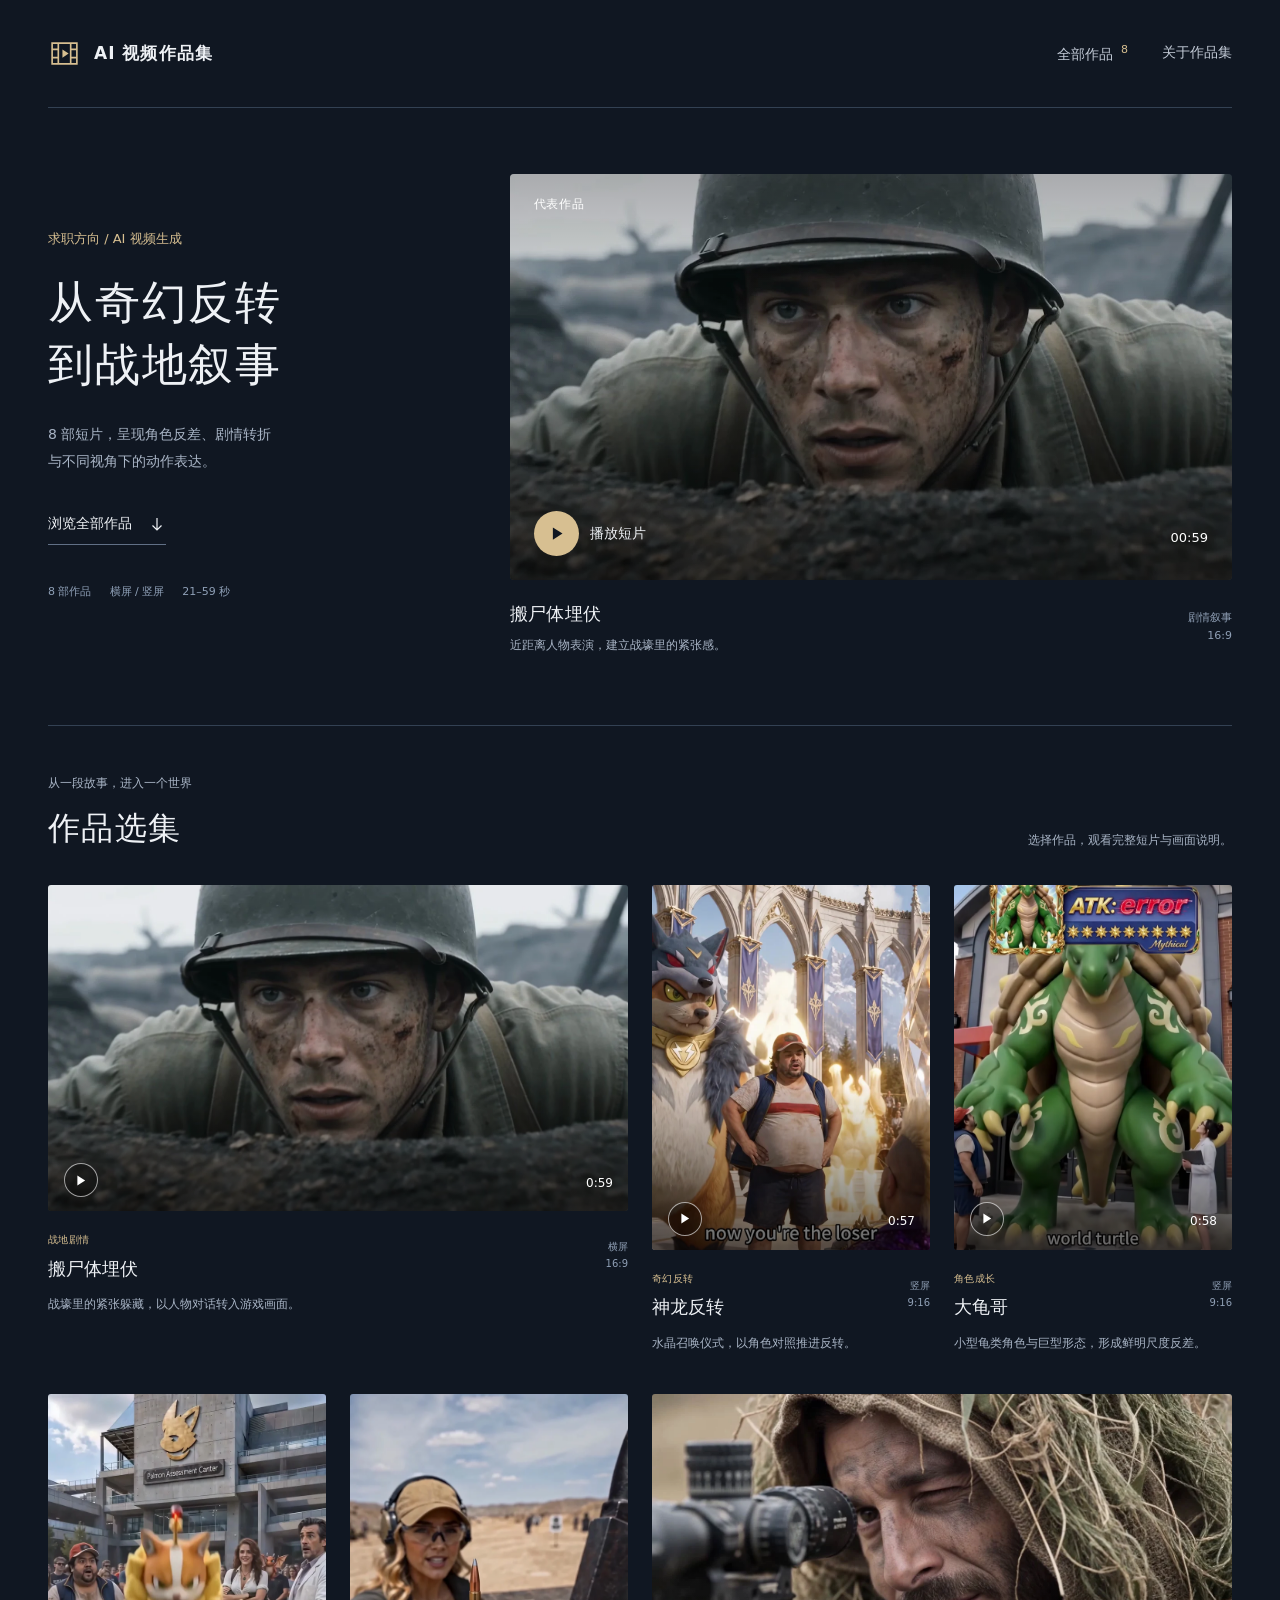
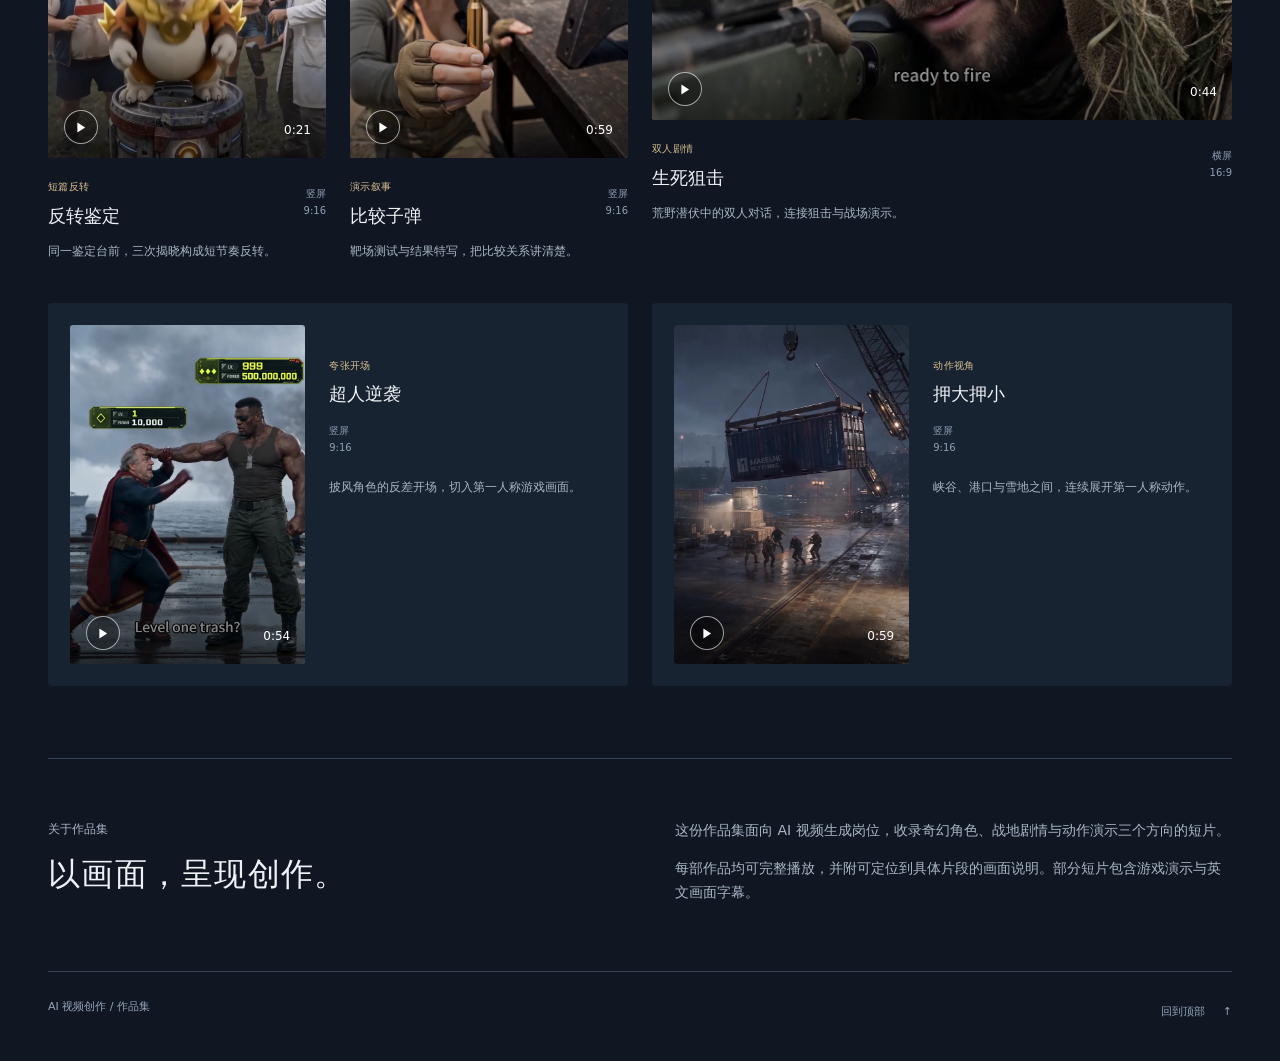
<file: original.html>
<!doctype html>
<html lang="zh-CN">
<head>
  <meta charset="utf-8">
  <meta name="viewport" content="width=device-width,initial-scale=1,viewport-fit=cover">
  <meta name="theme-color" content="#101722">
  <meta name="robots" content="noindex,nofollow">
  <meta name="description" content="AI 视频创作求职作品集。观看奇幻反转、战地剧情与动作演示短片，查看每部作品的画面特点与关键段落。">
  <title>AI 视频创作 · 作品集</title>
  <link rel="icon" type="image/svg+xml" href="data:image/svg+xml,%3Csvg xmlns='http://www.w3.org/2000/svg' viewBox='0 0 32 32'%3E%3Crect width='32' height='32' rx='6' fill='%23101722'/%3E%3Cpath d='M8 8h16v16H8z' fill='none' stroke='%23d7bf91' stroke-width='2'/%3E%3Cpath d='m13 11 9 5-9 5z' fill='%23d7bf91'/%3E%3C/svg%3E">
  <link rel="stylesheet" href="original.css">
  <script id="project-data" type="application/json">[{"id": "film-05", "title": "搬尸体埋伏", "type": "战地剧情", "orientation": "横屏", "duration": 59.46, "width": 1920, "height": 1080, "summary": "战壕里的紧张躲藏，以人物对话转入游戏画面。", "description": "灰冷的战场、泥土与人物面部特写构成开场。两名士兵在战壕中躲避巡逻，近景对话之后出现手机展示，再衔接射击与战场地图画面。", "highlights": ["近距离人物特写与战壕全景交替，建立人物处境。", "同一组角色贯穿剧情、手机展示与后段解说画面。", "紧张的开场与后段人物表情形成情绪变化。"], "chapters": [[1.5, "战壕人物特写"], [16.3, "巡逻与躲藏"], [31.2, "手机展示与游戏衔接"]], "category": "剧情叙事", "featured": true}, {"id": "film-03", "title": "神龙反转", "type": "奇幻反转", "orientation": "竖屏", "duration": 57.67, "width": 1080, "height": 1920, "summary": "水晶召唤仪式，以角色对照推进反转。", "description": "城堡广场上的巨大水晶成为视觉中心。不同人物依次召唤生物，经过“三天后”的时间转换，光柱与大型奇幻角色带来反转，结尾接入游戏演示。", "highlights": ["水晶、人物与围观人群形成清晰的中心构图。", "人物反应镜头与召唤全景交替，推进对抗关系。", "光柱、粒子效果与生物尺度变化共同构成视觉转折。"], "chapters": [[5.0, "广场召唤仪式"], [26.7, "时间转换后的对照"], [37.5, "奇幻角色登场"]], "category": "奇幻角色"}, {"id": "film-02", "title": "大龟哥", "type": "角色成长", "orientation": "竖屏", "duration": 58.67, "width": 1080, "height": 1920, "summary": "小型龟类角色与巨型形态，形成鲜明尺度反差。", "description": "街头人物展示不同的奇幻伙伴。小型绿色龟类角色先以近景出现，随后切换为高大的龙龟形态；后段进入野外探索和战斗画面。", "highlights": ["写实街景与风格化生物并置。", "面部近景、手持角色与巨型全身镜头形成尺度变化。", "从街头角色关系延伸至野外场景，拓展画面空间。"], "chapters": [[12.5, "小型角色近景"], [30.8, "巨型形态登场"], [38.1, "野外探索画面"]], "category": "奇幻角色"}, {"id": "film-01", "title": "反转鉴定", "type": "短篇反转", "orientation": "竖屏", "duration": 21.65, "width": 1080, "height": 1920, "summary": "同一鉴定台前，三次揭晓构成短节奏反转。", "description": "人物依次把不同的蛋放到鉴定台上。火焰、烟雾与电光连接不同生物的登场，屏幕上的角色卡和等级标识强化结果差异。", "highlights": ["重复的鉴定台构图，让每轮结果更容易比较。", "火焰、烟雾、电光形成不同的登场方式。", "最后一次揭晓以手部特写和金色角色完成反转。"], "chapters": [[1.9, "火焰登场"], [7.3, "第二轮鉴定"], [15.4, "电光与最终揭晓"]], "category": "奇幻角色"}, {"id": "film-06", "title": "比较子弹", "type": "演示叙事", "orientation": "竖屏", "duration": 59.22, "width": 1080, "height": 1920, "summary": "靶场测试与结果特写，把比较关系讲清楚。", "description": "沙漠靶场内，人物展示弹药并进行射击演示。镜头在人物、枪械与金属靶的受击痕迹之间切换，随后通过手机展示衔接游戏画面。", "highlights": ["展示、射击、结果特写构成可辨认的重复结构。", "同一金属靶上的不同痕迹提供视觉比较。", "人物解说画面延续到游戏演示阶段。"], "chapters": [[5.2, "弹药展示"], [16.3, "金属靶结果特写"], [31.1, "手机展示与演示衔接"]], "category": "演示与动作"}, {"id": "film-07", "title": "生死狙击", "type": "双人剧情", "orientation": "横屏", "duration": 44.44, "width": 1920, "height": 1080, "summary": "荒野潜伏中的双人对话，连接狙击与战场演示。", "description": "两名身穿伪装服的角色伏在山地，望远镜与瞄准动作建立任务情境。人物近景、手机画面与游戏镜头相互衔接，末段回到双人同框。", "highlights": ["山地全景、观察镜头和面部特写建立视线关系。", "两名角色的不同反应构成对话节奏。", "剧情人物叠加到游戏画面中，保持内容衔接。"], "chapters": [[1.1, "山地潜伏"], [12.2, "手机作为转场线索"], [31.7, "回到双人同框"]], "category": "剧情叙事"}, {"id": "film-08", "title": "超人逆袭", "type": "夸张开场", "orientation": "竖屏", "duration": 54.01, "width": 1080, "height": 1920, "summary": "披风角色的反差开场，切入第一人称游戏画面。", "description": "开场以体型、服饰和等级标识制造角色反差。披风人物与对手在街头对峙，后段转换为狙击视角，依次出现瞄准、射击与爆炸画面。", "highlights": ["等级标识与人物外形共同建立强弱对照。", "人物反应近景强化开场的夸张感。", "由人物段落切换到第一人称视角，改变观看节奏。"], "chapters": [[4.7, "披风角色登场"], [11.5, "街头人物对峙"], [28.4, "第一人称狙击画面"]], "category": "演示与动作"}, {"id": "film-04", "title": "押大押小", "type": "动作视角", "orientation": "竖屏", "duration": 59.29, "width": 1080, "height": 1920, "summary": "峡谷、港口与雪地之间，连续展开第一人称动作。", "description": "第一人称持枪与瞄准镜视角贯穿主要段落。镜头从峡谷切换到城市、夜间港口与雪地，激光、爆炸及环境变化提供连续的视觉刺激。", "highlights": ["持枪视角与瞄准镜特写交替，形成重复观看节奏。", "日景、夜景与雪地场景呈现不同的光线和色彩。", "场景变化保持同一动作视角，串联多个演示段落。"], "chapters": [[5.2, "峡谷瞄准"], [31.1, "夜间港口"], [49.7, "雪地射击"]], "category": "演示与动作"}]</script>
  <script src="original.js" defer></script>
</head>
<body>
  <a class="skip-link" href="#works">跳到作品</a>
  <header class="site-header wrap">
    <a class="brand" href="#top" aria-label="作品集首页"><span class="brand-mark" aria-hidden="true"><svg viewBox="0 0 32 32"><path d="M4 6h24v20H4zM10 6v20M22 6v20M4 12h6M4 20h6M22 12h6M22 20h6"/><path class="mark-play" d="m14 12 6 4-6 4z"/></svg></span><span>AI 视频作品集</span></a>
    <nav aria-label="主导航"><a href="#works">全部作品 <span>8</span></a><a href="#about">关于作品集</a></nav>
  </header>
  <main id="top">
    <section class="showcase wrap" aria-labelledby="hero-title">
      <div class="hero-copy">
        <p class="position">求职方向 / AI 视频生成</p>
        <h1 id="hero-title">从奇幻反转<br>到战地叙事</h1>
        <p class="intro">8 部短片，呈现角色反差、剧情转折<br class="desktop-break">与不同视角下的动作表达。</p>
        <a class="text-link" href="#works">浏览全部作品 <svg viewBox="0 0 24 24" aria-hidden="true"><path d="M12 4v16m-6-6 6 6 6-6"/></svg></a>
        <div class="collection-meta"><span>8 部作品</span><span>横屏 / 竖屏</span><span>21–59 秒</span></div>
      </div>
      <div class="hero-film">
        <a href="#watch-film-05" class="hero-screen" aria-label="播放代表作《搬尸体埋伏》">
          <img src="media/film-05.webp" width="1280" height="720" alt="战壕中戴着钢盔的士兵面部特写" fetchpriority="high">
          <span class="hero-screen-label">代表作品</span>
          <span class="hero-play"><svg viewBox="0 0 24 24" aria-hidden="true"><path d="m9 5 11 7-11 7z"/></svg><span>播放短片</span></span>
          <span class="hero-time">00:59</span>
        </a>
        <div class="hero-film-caption"><div><h2>搬尸体埋伏</h2><p>近距离人物表演，建立战壕里的紧张感。</p></div><span>剧情叙事<br>16:9</span></div>
      </div>
    </section>
    <section class="works-section wrap" id="works" aria-labelledby="works-title">
      <div class="section-heading"><div><p class="section-note">从一段故事，进入一个世界</p><h2 id="works-title">作品选集</h2></div><p>选择作品，观看完整短片与画面说明。</p></div>
      <div class="work-grid"><article class="work work-wide" id="work-film-05">
      <a class="work-image" href="#watch-film-05" aria-label="观看《搬尸体埋伏》并查看项目说明">
        <img src="media/film-05.webp" width="1280" height="720" alt="战壕里的紧张躲藏，以人物对话转入游戏画面。" loading="lazy" decoding="async">
        <span class="work-play" aria-hidden="true"><svg viewBox="0 0 24 24"><path d="m9 5 11 7-11 7z"/></svg></span>
        <span class="duration">0:59</span>
      </a>
      <div class="work-caption"><div><span class="work-kind">战地剧情</span><h3><a href="#watch-film-05">搬尸体埋伏</a></h3></div><span class="format">横屏<br>16:9</span></div>
      <p>战壕里的紧张躲藏，以人物对话转入游戏画面。</p>
    </article>
<article class="work " id="work-film-03">
      <a class="work-image" href="#watch-film-03" aria-label="观看《神龙反转》并查看项目说明">
        <img src="media/film-03.webp" width="720" height="1280" alt="水晶召唤仪式，以角色对照推进反转。" loading="lazy" decoding="async">
        <span class="work-play" aria-hidden="true"><svg viewBox="0 0 24 24"><path d="m9 5 11 7-11 7z"/></svg></span>
        <span class="duration">0:57</span>
      </a>
      <div class="work-caption"><div><span class="work-kind">奇幻反转</span><h3><a href="#watch-film-03">神龙反转</a></h3></div><span class="format">竖屏<br>9:16</span></div>
      <p>水晶召唤仪式，以角色对照推进反转。</p>
    </article>
<article class="work " id="work-film-02">
      <a class="work-image" href="#watch-film-02" aria-label="观看《大龟哥》并查看项目说明">
        <img src="media/film-02.webp" width="720" height="1280" alt="小型龟类角色与巨型形态，形成鲜明尺度反差。" loading="lazy" decoding="async">
        <span class="work-play" aria-hidden="true"><svg viewBox="0 0 24 24"><path d="m9 5 11 7-11 7z"/></svg></span>
        <span class="duration">0:58</span>
      </a>
      <div class="work-caption"><div><span class="work-kind">角色成长</span><h3><a href="#watch-film-02">大龟哥</a></h3></div><span class="format">竖屏<br>9:16</span></div>
      <p>小型龟类角色与巨型形态，形成鲜明尺度反差。</p>
    </article>
<article class="work " id="work-film-01">
      <a class="work-image" href="#watch-film-01" aria-label="观看《反转鉴定》并查看项目说明">
        <img src="media/film-01.webp" width="720" height="1280" alt="同一鉴定台前，三次揭晓构成短节奏反转。" loading="lazy" decoding="async">
        <span class="work-play" aria-hidden="true"><svg viewBox="0 0 24 24"><path d="m9 5 11 7-11 7z"/></svg></span>
        <span class="duration">0:21</span>
      </a>
      <div class="work-caption"><div><span class="work-kind">短篇反转</span><h3><a href="#watch-film-01">反转鉴定</a></h3></div><span class="format">竖屏<br>9:16</span></div>
      <p>同一鉴定台前，三次揭晓构成短节奏反转。</p>
    </article>
<article class="work " id="work-film-06">
      <a class="work-image" href="#watch-film-06" aria-label="观看《比较子弹》并查看项目说明">
        <img src="media/film-06.webp" width="720" height="1280" alt="靶场测试与结果特写，把比较关系讲清楚。" loading="lazy" decoding="async">
        <span class="work-play" aria-hidden="true"><svg viewBox="0 0 24 24"><path d="m9 5 11 7-11 7z"/></svg></span>
        <span class="duration">0:59</span>
      </a>
      <div class="work-caption"><div><span class="work-kind">演示叙事</span><h3><a href="#watch-film-06">比较子弹</a></h3></div><span class="format">竖屏<br>9:16</span></div>
      <p>靶场测试与结果特写，把比较关系讲清楚。</p>
    </article>
<article class="work work-wide" id="work-film-07">
      <a class="work-image" href="#watch-film-07" aria-label="观看《生死狙击》并查看项目说明">
        <img src="media/film-07.webp" width="1280" height="720" alt="荒野潜伏中的双人对话，连接狙击与战场演示。" loading="lazy" decoding="async">
        <span class="work-play" aria-hidden="true"><svg viewBox="0 0 24 24"><path d="m9 5 11 7-11 7z"/></svg></span>
        <span class="duration">0:44</span>
      </a>
      <div class="work-caption"><div><span class="work-kind">双人剧情</span><h3><a href="#watch-film-07">生死狙击</a></h3></div><span class="format">横屏<br>16:9</span></div>
      <p>荒野潜伏中的双人对话，连接狙击与战场演示。</p>
    </article>
<article class="work " id="work-film-08">
      <a class="work-image" href="#watch-film-08" aria-label="观看《超人逆袭》并查看项目说明">
        <img src="media/film-08.webp" width="720" height="1280" alt="披风角色的反差开场，切入第一人称游戏画面。" loading="lazy" decoding="async">
        <span class="work-play" aria-hidden="true"><svg viewBox="0 0 24 24"><path d="m9 5 11 7-11 7z"/></svg></span>
        <span class="duration">0:54</span>
      </a>
      <div class="work-caption"><div><span class="work-kind">夸张开场</span><h3><a href="#watch-film-08">超人逆袭</a></h3></div><span class="format">竖屏<br>9:16</span></div>
      <p>披风角色的反差开场，切入第一人称游戏画面。</p>
    </article>
<article class="work " id="work-film-04">
      <a class="work-image" href="#watch-film-04" aria-label="观看《押大押小》并查看项目说明">
        <img src="media/film-04.webp" width="720" height="1280" alt="峡谷、港口与雪地之间，连续展开第一人称动作。" loading="lazy" decoding="async">
        <span class="work-play" aria-hidden="true"><svg viewBox="0 0 24 24"><path d="m9 5 11 7-11 7z"/></svg></span>
        <span class="duration">0:59</span>
      </a>
      <div class="work-caption"><div><span class="work-kind">动作视角</span><h3><a href="#watch-film-04">押大押小</a></h3></div><span class="format">竖屏<br>9:16</span></div>
      <p>峡谷、港口与雪地之间，连续展开第一人称动作。</p>
    </article></div>
    </section>
    <section id="about" class="about wrap" aria-labelledby="about-title">
      <div><p class="section-note">关于作品集</p><h2 id="about-title">以画面，呈现创作。</h2></div>
      <div class="about-text"><p>这份作品集面向 AI 视频生成岗位，收录奇幻角色、战地剧情与动作演示三个方向的短片。</p><p>每部作品均可完整播放，并附可定位到具体片段的画面说明。部分短片包含游戏演示与英文画面字幕。</p></div>
    </section>
  </main>
  <footer class="site-footer wrap"><span>AI 视频创作 / 作品集</span><a href="#top">回到顶部 <span aria-hidden="true">↑</span></a></footer>
  <dialog id="viewer" aria-labelledby="viewer-title">
    <div class="viewer-top"><span id="viewer-category"></span><button class="close-button" id="close-viewer" type="button" aria-label="关闭作品播放器"><span>关闭</span><svg viewBox="0 0 24 24" aria-hidden="true"><path d="m6 6 12 12M18 6 6 18"/></svg></button></div>
    <div class="viewer-layout">
      <div class="player-column"><div class="player-stage"><video id="film-player" controls playsinline preload="none" aria-label="作品视频" aria-describedby="viewer-description"></video></div><p id="player-status" class="player-status" role="status" aria-live="polite"></p><a id="direct-video" class="direct-video" href="#">单独打开视频</a></div>
      <div class="project-info"><div id="viewer-meta" class="viewer-meta"></div><h2 id="viewer-title"></h2><p id="viewer-description"></p><h3>画面看点</h3><ul id="viewer-highlights"></ul><h3>关键段落</h3><div id="viewer-chapters" class="chapters"></div><p class="description-note">说明依据作品画面整理。</p></div>
    </div>
  </dialog>
  <noscript><div class="wrap noscript"><p>浏览器关闭了 JavaScript，仍可直接观看短片：</p><a href="media/film-05.mp4">搬尸体埋伏</a> · <a href="media/film-03.mp4">神龙反转</a> · <a href="media/film-02.mp4">大龟哥</a> · <a href="media/film-01.mp4">反转鉴定</a> · <a href="media/film-06.mp4">比较子弹</a> · <a href="media/film-07.mp4">生死狙击</a> · <a href="media/film-08.mp4">超人逆袭</a> · <a href="media/film-04.mp4">押大押小</a></div></noscript>
</body>
</html>
</file>
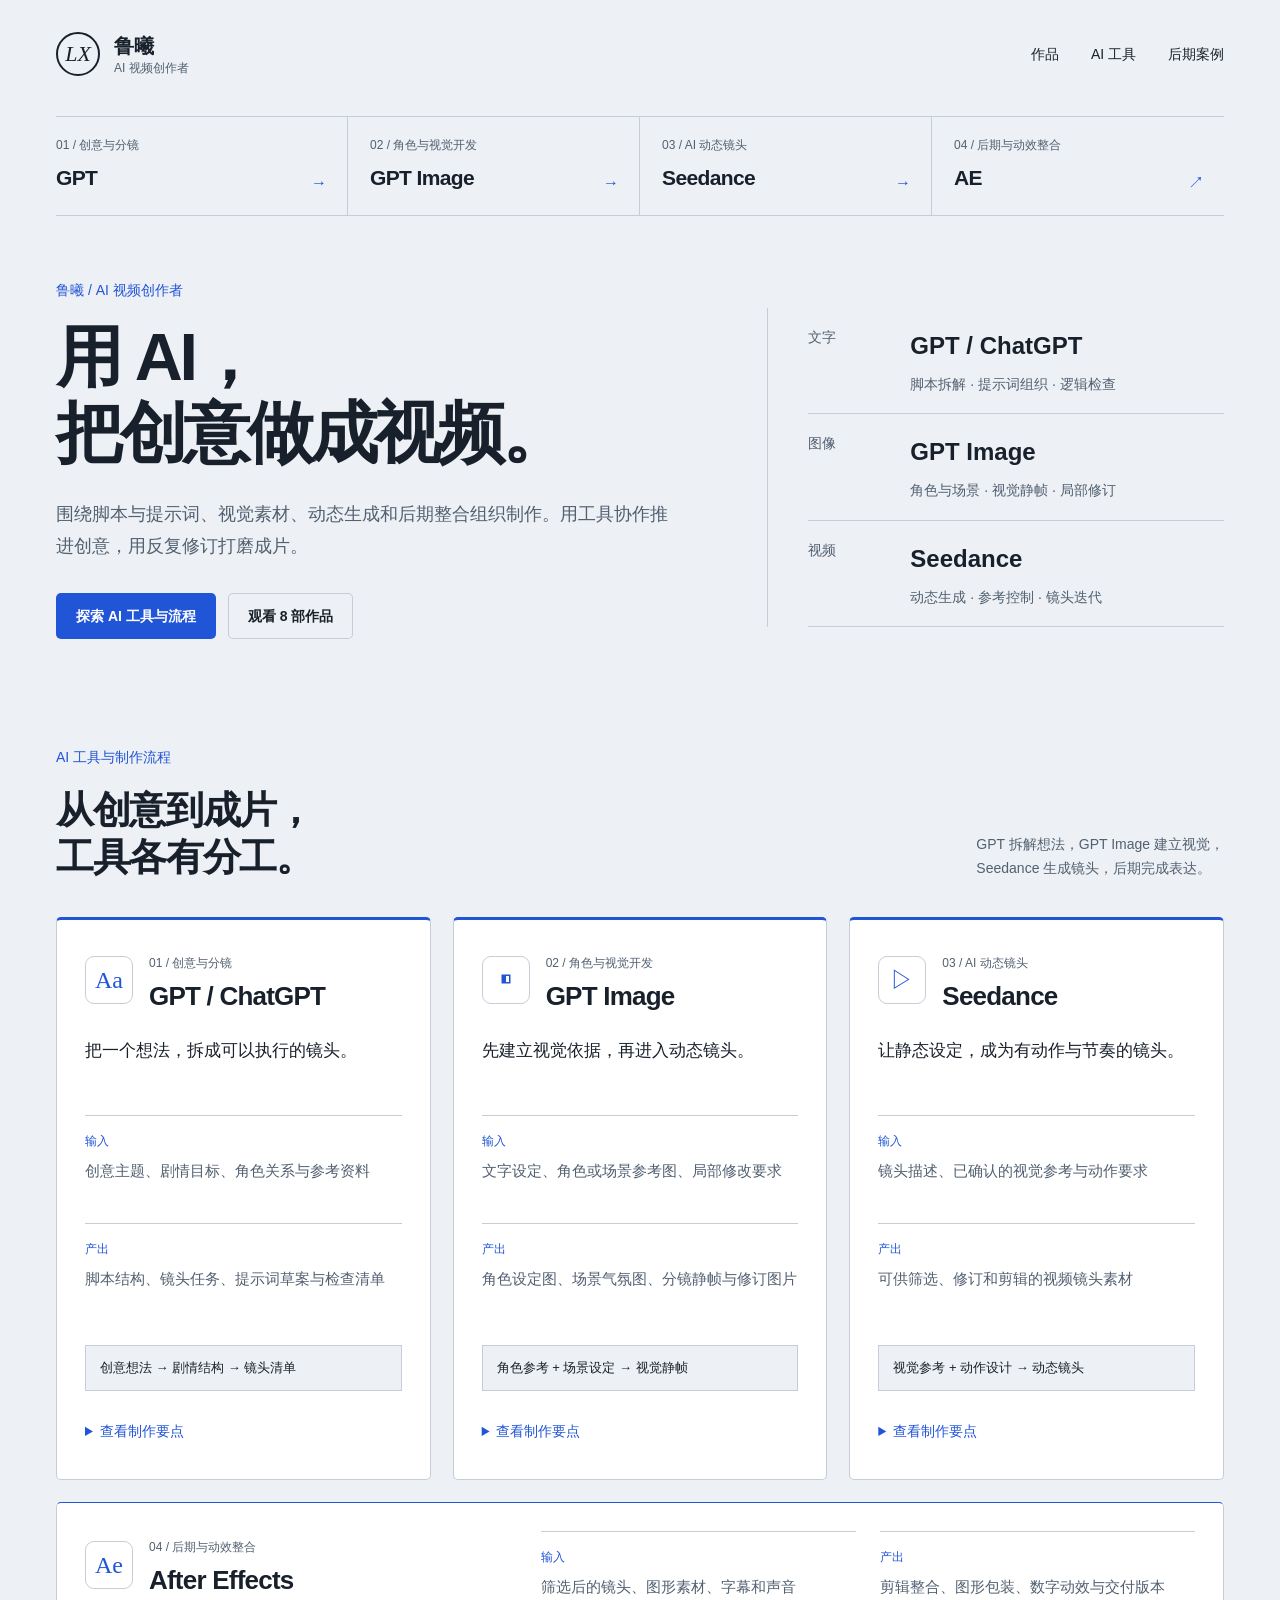
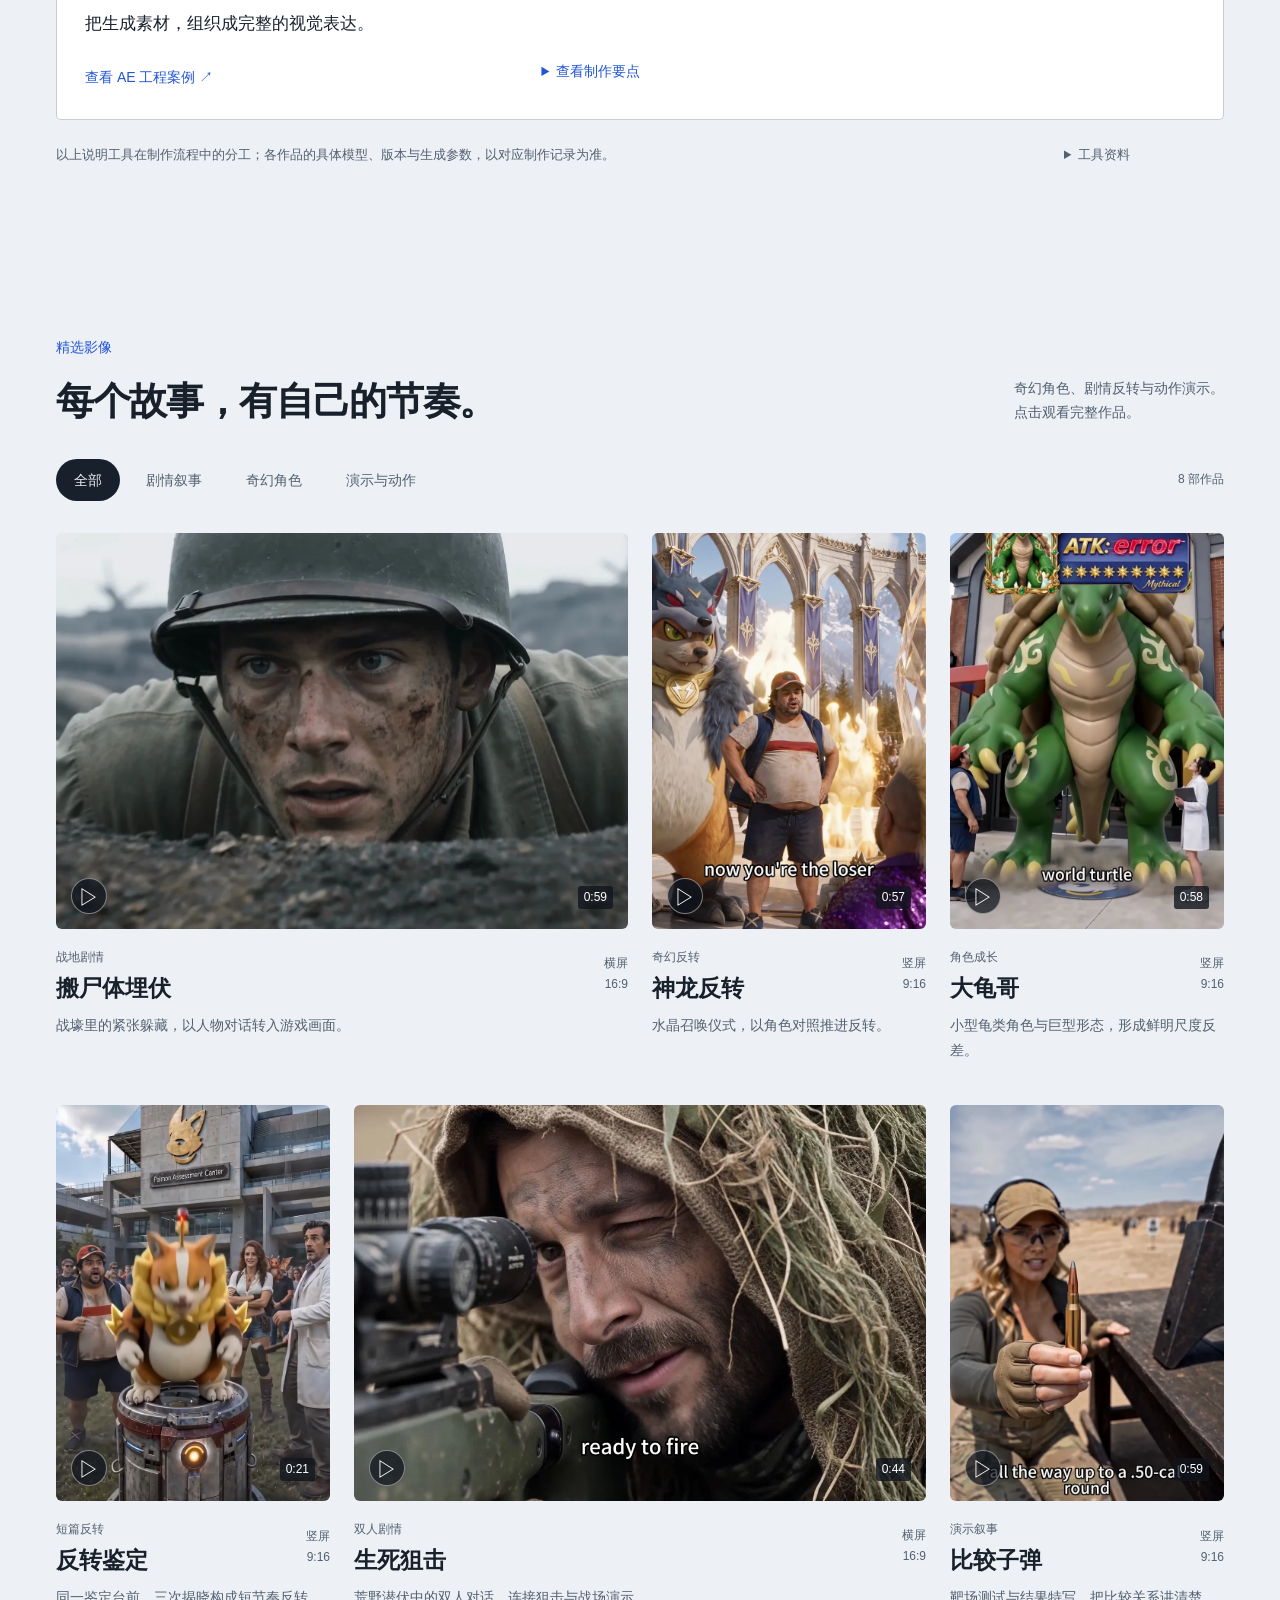
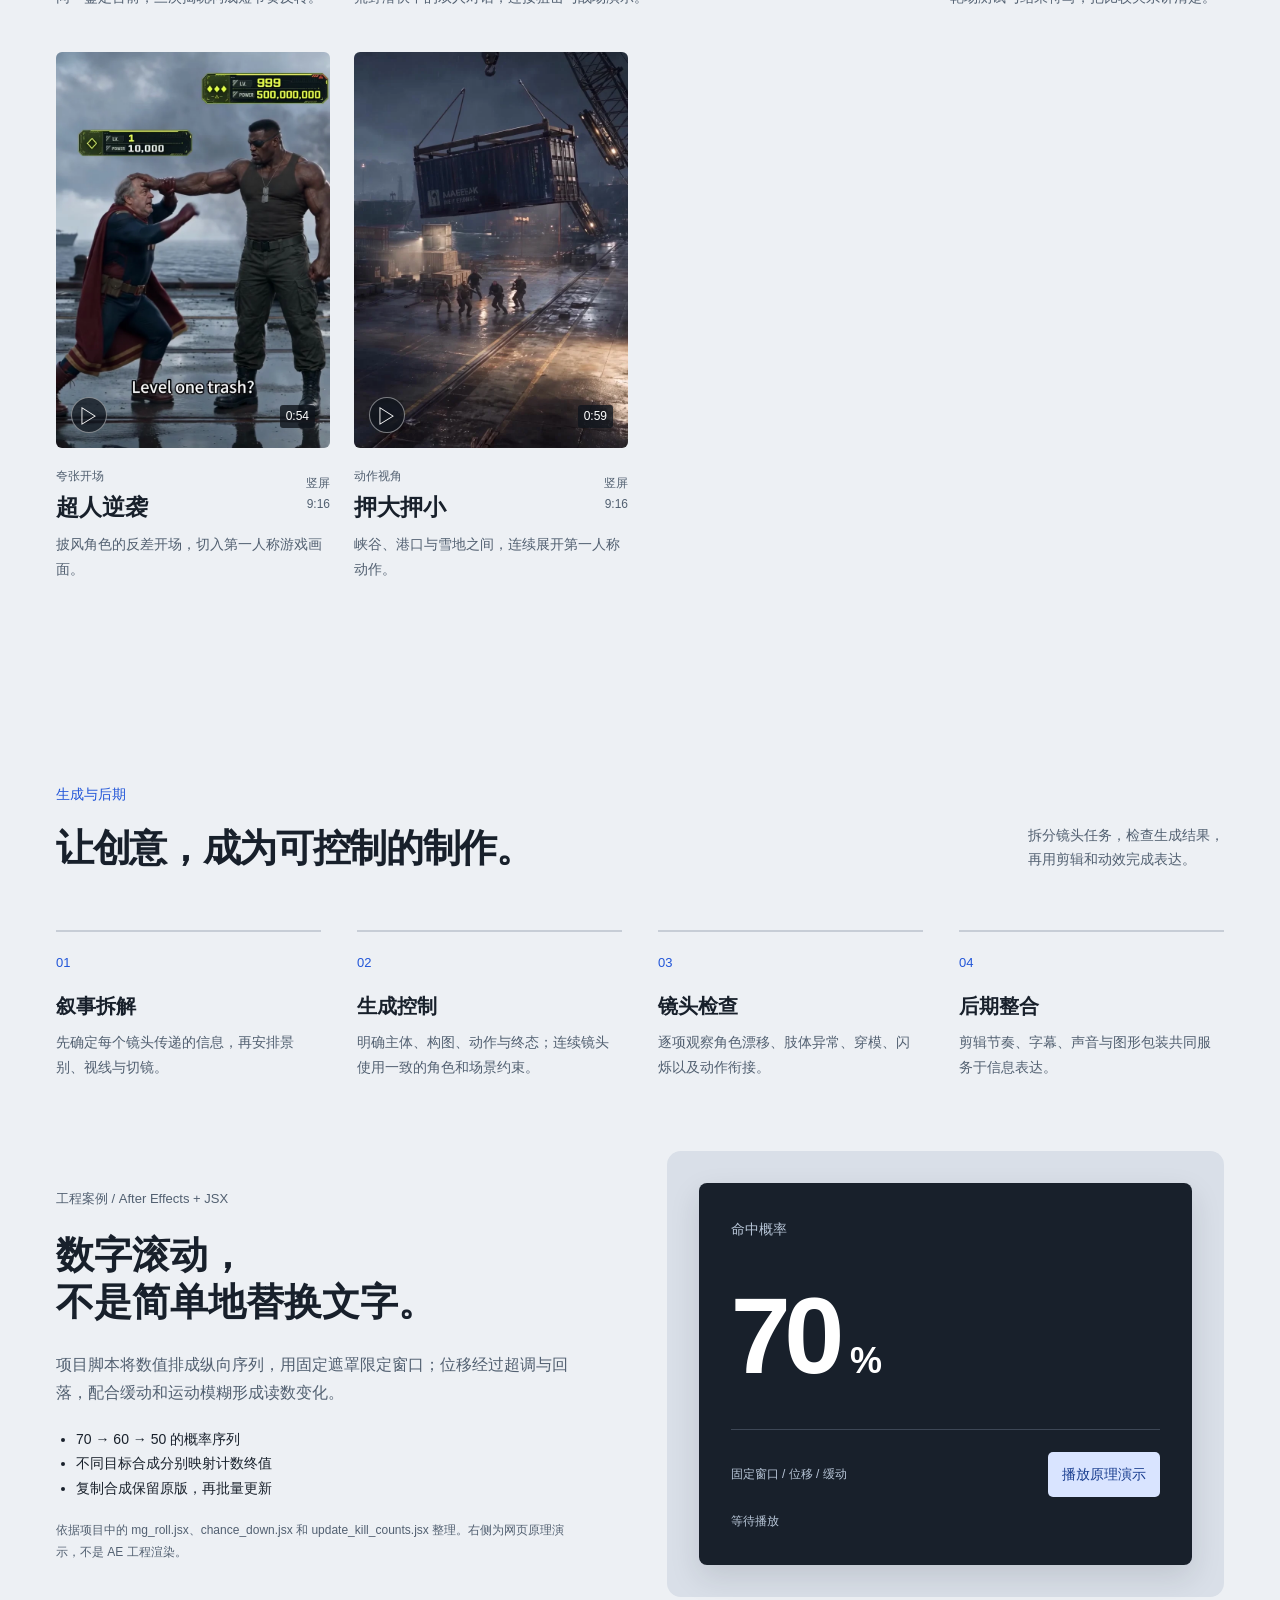
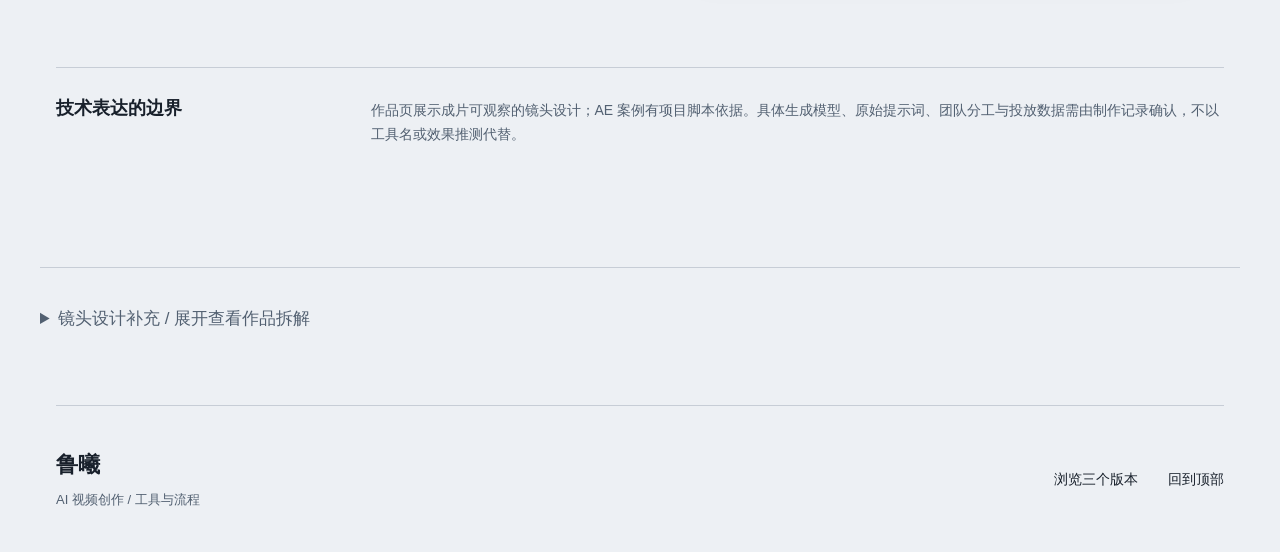
<file: previous.html>
<!doctype html><html lang="zh-CN"><head>
  <meta charset="utf-8">
  <meta name="viewport" content="width=device-width,initial-scale=1,viewport-fit=cover">
  <meta name="theme-color" content="#101722">
  <meta name="robots" content="noindex,nofollow">
  <meta name="description" content="AI 视频创作求职作品集。观看奇幻反转、战地剧情与动作演示短片，查看每部作品的画面特点与关键段落。">
  <title>AI 视频创作 · 作品集</title>
  <link rel="icon" type="image/svg+xml" href="data:image/svg+xml,%3Csvg xmlns='http://www.w3.org/2000/svg' viewBox='0 0 32 32'%3E%3Crect width='32' height='32' rx='6' fill='%23101722'/%3E%3Cpath d='M8 8h16v16H8z' fill='none' stroke='%23d7bf91' stroke-width='2'/%3E%3Cpath d='m13 11 9 5-9 5z' fill='%23d7bf91'/%3E%3C/svg%3E">
  <link rel="stylesheet" href="styles.css">
  <script id="project-data" type="application/json">[{"id": "film-05", "title": "搬尸体埋伏", "type": "战地剧情", "orientation": "横屏", "duration": 59.46, "width": 1920, "height": 1080, "summary": "战壕里的紧张躲藏，以人物对话转入游戏画面。", "description": "灰冷的战场、泥土与人物面部特写构成开场。两名士兵在战壕中躲避巡逻，近景对话之后出现手机展示，再衔接射击与战场地图画面。", "highlights": ["近距离人物特写与战壕全景交替，建立人物处境。", "同一组角色贯穿剧情、手机展示与后段解说画面。", "紧张的开场与后段人物表情形成情绪变化。"], "chapters": [[1.5, "战壕人物特写"], [16.3, "巡逻与躲藏"], [31.2, "手机展示与游戏衔接"]], "category": "剧情叙事", "featured": true}, {"id": "film-03", "title": "神龙反转", "type": "奇幻反转", "orientation": "竖屏", "duration": 57.67, "width": 1080, "height": 1920, "summary": "水晶召唤仪式，以角色对照推进反转。", "description": "城堡广场上的巨大水晶成为视觉中心。不同人物依次召唤生物，经过“三天后”的时间转换，光柱与大型奇幻角色带来反转，结尾接入游戏演示。", "highlights": ["水晶、人物与围观人群形成清晰的中心构图。", "人物反应镜头与召唤全景交替，推进对抗关系。", "光柱、粒子效果与生物尺度变化共同构成视觉转折。"], "chapters": [[5.0, "广场召唤仪式"], [26.7, "时间转换后的对照"], [37.5, "奇幻角色登场"]], "category": "奇幻角色"}, {"id": "film-02", "title": "大龟哥", "type": "角色成长", "orientation": "竖屏", "duration": 58.67, "width": 1080, "height": 1920, "summary": "小型龟类角色与巨型形态，形成鲜明尺度反差。", "description": "街头人物展示不同的奇幻伙伴。小型绿色龟类角色先以近景出现，随后切换为高大的龙龟形态；后段进入野外探索和战斗画面。", "highlights": ["写实街景与风格化生物并置。", "面部近景、手持角色与巨型全身镜头形成尺度变化。", "从街头角色关系延伸至野外场景，拓展画面空间。"], "chapters": [[12.5, "小型角色近景"], [30.8, "巨型形态登场"], [38.1, "野外探索画面"]], "category": "奇幻角色"}, {"id": "film-01", "title": "反转鉴定", "type": "短篇反转", "orientation": "竖屏", "duration": 21.65, "width": 1080, "height": 1920, "summary": "同一鉴定台前，三次揭晓构成短节奏反转。", "description": "人物依次把不同的蛋放到鉴定台上。火焰、烟雾与电光连接不同生物的登场，屏幕上的角色卡和等级标识强化结果差异。", "highlights": ["重复的鉴定台构图，让每轮结果更容易比较。", "火焰、烟雾、电光形成不同的登场方式。", "最后一次揭晓以手部特写和金色角色完成反转。"], "chapters": [[1.9, "火焰登场"], [7.3, "第二轮鉴定"], [15.4, "电光与最终揭晓"]], "category": "奇幻角色"}, {"id": "film-06", "title": "比较子弹", "type": "演示叙事", "orientation": "竖屏", "duration": 59.22, "width": 1080, "height": 1920, "summary": "靶场测试与结果特写，把比较关系讲清楚。", "description": "沙漠靶场内，人物展示弹药并进行射击演示。镜头在人物、枪械与金属靶的受击痕迹之间切换，随后通过手机展示衔接游戏画面。", "highlights": ["展示、射击、结果特写构成可辨认的重复结构。", "同一金属靶上的不同痕迹提供视觉比较。", "人物解说画面延续到游戏演示阶段。"], "chapters": [[5.2, "弹药展示"], [16.3, "金属靶结果特写"], [31.1, "手机展示与演示衔接"]], "category": "演示与动作"}, {"id": "film-07", "title": "生死狙击", "type": "双人剧情", "orientation": "横屏", "duration": 44.44, "width": 1920, "height": 1080, "summary": "荒野潜伏中的双人对话，连接狙击与战场演示。", "description": "两名身穿伪装服的角色伏在山地，望远镜与瞄准动作建立任务情境。人物近景、手机画面与游戏镜头相互衔接，末段回到双人同框。", "highlights": ["山地全景、观察镜头和面部特写建立视线关系。", "两名角色的不同反应构成对话节奏。", "剧情人物叠加到游戏画面中，保持内容衔接。"], "chapters": [[1.1, "山地潜伏"], [12.2, "手机作为转场线索"], [31.7, "回到双人同框"]], "category": "剧情叙事"}, {"id": "film-08", "title": "超人逆袭", "type": "夸张开场", "orientation": "竖屏", "duration": 54.01, "width": 1080, "height": 1920, "summary": "披风角色的反差开场，切入第一人称游戏画面。", "description": "开场以体型、服饰和等级标识制造角色反差。披风人物与对手在街头对峙，后段转换为狙击视角，依次出现瞄准、射击与爆炸画面。", "highlights": ["等级标识与人物外形共同建立强弱对照。", "人物反应近景强化开场的夸张感。", "由人物段落切换到第一人称视角，改变观看节奏。"], "chapters": [[4.7, "披风角色登场"], [11.5, "街头人物对峙"], [28.4, "第一人称狙击画面"]], "category": "演示与动作"}, {"id": "film-04", "title": "押大押小", "type": "动作视角", "orientation": "竖屏", "duration": 59.29, "width": 1080, "height": 1920, "summary": "峡谷、港口与雪地之间，连续展开第一人称动作。", "description": "第一人称持枪与瞄准镜视角贯穿主要段落。镜头从峡谷切换到城市、夜间港口与雪地，激光、爆炸及环境变化提供连续的视觉刺激。", "highlights": ["持枪视角与瞄准镜特写交替，形成重复观看节奏。", "日景、夜景与雪地场景呈现不同的光线和色彩。", "场景变化保持同一动作视角，串联多个演示段落。"], "chapters": [[5.2, "峡谷瞄准"], [31.1, "夜间港口"], [49.7, "雪地射击"]], "category": "演示与动作"}]</script>
  <script src="app.js" defer></script>
</head><body class="studio" id="top"><a class="skip-link" href="#works">跳到作品</a><header class="site-header wrap"><a class="brand" href="index.html"><span class="brand-symbol" aria-hidden="true">LX</span><span>鲁曦<span class="brand-sub">AI 视频创作者</span></span></a><nav aria-label="主导航"><a href="#works">作品</a><a href="#tools">AI 工具</a><a href="#craft">后期案例</a></nav></header><main><div class="tool-ribbon wrap" aria-label="AI工具链概览"><a href="#tool-gpt"><span class="ribbon-step">01 / 创意与分镜</span><strong>GPT</strong><span aria-hidden="true">→</span></a><a href="#tool-image"><span class="ribbon-step">02 / 角色与视觉开发</span><strong>GPT Image</strong><span aria-hidden="true">→</span></a><a href="#tool-seedance"><span class="ribbon-step">03 / AI 动态镜头</span><strong>Seedance</strong><span aria-hidden="true">→</span></a><a href="#tool-ae"><span class="ribbon-step">04 / 后期与动效整合</span><strong>AE</strong><span aria-hidden="true">↗</span></a></div><section class="ai-hero wrap"><div><p class="position">鲁曦 / AI 视频创作者</p><h1>用 AI，<br>把创意做成视频。</h1><p class="ai-intro">围绕脚本与提示词、视觉素材、动态生成和后期整合组织制作。用工具协作推进创意，用反复修订打磨成片。</p><div class="hero-actions"><a class="button primary" href="#tools">探索 AI 工具与流程</a><a class="button secondary" href="#works">观看 8 部作品</a></div></div><div class="ai-flow" aria-label="AI创作核心流程"><div><span>文字</span><section><strong>GPT / ChatGPT</strong><p>脚本拆解 · 提示词组织 · 逻辑检查</p></section></div><div><span>图像</span><section><strong>GPT Image</strong><p>角色与场景 · 视觉静帧 · 局部修订</p></section></div><div><span>视频</span><section><strong>Seedance</strong><p>动态生成 · 参考控制 · 镜头迭代</p></section></div></div></section><section class="toolkit wrap" id="tools"><div class="section-heading"><div><p class="position">AI 工具与制作流程</p><h2>从创意到成片，<br>工具各有分工。</h2></div><p>GPT 拆解想法，GPT Image 建立视觉，<br>Seedance 生成镜头，后期完成表达。</p></div><div class="toolkit-grid"><article class="tool-card tool-gpt" id="tool-gpt"><div class="tool-identity"><span class="tool-mark" aria-hidden="true">Aa</span><div><span class="small-label">01 / 创意与分镜</span><h3>GPT / ChatGPT</h3></div></div><p class="tool-lead">把一个想法，拆成可以执行的镜头。</p><dl class="tool-io"><div><dt>输入</dt><dd>创意主题、剧情目标、角色关系与参考资料</dd></div><div><dt>产出</dt><dd>脚本结构、镜头任务、提示词草案与检查清单</dd></div></dl><div class="tool-example">创意想法 → 剧情结构 → 镜头清单</div><details><summary>查看制作要点</summary><ul><li>梳理开场信息、冲突与反转，让每一镜承担明确任务。</li><li>把主体、动作、空间关系和镜头终态写清楚，减少含糊指令。</li><li>对照已确认内容检查逻辑与连续性，再由人工决定取舍。</li></ul><p>检查重点：剧情逻辑、指代关系、对白时长、前后镜头衔接。</p></details></article><article class="tool-card tool-image" id="tool-image"><div class="tool-identity"><span class="tool-mark" aria-hidden="true">◧</span><div><span class="small-label">02 / 角色与视觉开发</span><h3>GPT Image</h3></div></div><p class="tool-lead">先建立视觉依据，再进入动态镜头。</p><dl class="tool-io"><div><dt>输入</dt><dd>文字设定、角色或场景参考图、局部修改要求</dd></div><div><dt>产出</dt><dd>角色设定图、场景气氛图、分镜静帧与修订图片</dd></div></dl><div class="tool-example">角色参考 + 场景设定 → 视觉静帧</div><details><summary>查看制作要点</summary><ul><li>探索角色外观、服装、光影与场景，让画面风格有明确基准。</li><li>结合参考图片调整构图和细节，逐步收敛到需要的静帧。</li><li>把确认后的图片作为视频制作的视觉参考，减少重复描述的歧义。</li></ul><p>检查重点：身份特征、服装细节、构图、手部和文字准确性。</p></details></article><article class="tool-card tool-seedance" id="tool-seedance"><div class="tool-identity"><span class="tool-mark" aria-hidden="true">▷</span><div><span class="small-label">03 / AI 动态镜头</span><h3>Seedance</h3></div></div><p class="tool-lead">让静态设定，成为有动作与节奏的镜头。</p><dl class="tool-io"><div><dt>输入</dt><dd>镜头描述、已确认的视觉参考与动作要求</dd></div><div><dt>产出</dt><dd>可供筛选、修订和剪辑的视频镜头素材</dd></div></dl><div class="tool-example">视觉参考 + 动作设计 → 动态镜头</div><details><summary>查看制作要点</summary><ul><li>明确主体动作、镜头运动与结束状态，让生成目标可以检查。</li><li>用参考素材和一致的描述维持角色、环境与跨镜头关系。</li><li>逐段评估动作自然度和画面稳定性；问题镜头修订后再进入剪辑。</li></ul><p>检查重点：人物漂移、动作因果、肢体异常、穿模、闪烁与镜头衔接。</p></details></article><article class="tool-card tool-ae" id="tool-ae"><div class="tool-identity"><span class="tool-mark" aria-hidden="true">Ae</span><div><span class="small-label">04 / 后期与动效整合</span><h3>After Effects</h3></div></div><p class="tool-lead">把生成素材，组织成完整的视觉表达。</p><dl class="tool-io"><div><dt>输入</dt><dd>筛选后的镜头、图形素材、字幕和声音</dd></div><div><dt>产出</dt><dd>剪辑整合、图形包装、数字动效与交付版本</dd></div></dl><div class="tool-example">镜头素材 + 图形包装 → 完整成片</div><details><summary>查看制作要点</summary><ul><li>用剪辑节奏与声音连接镜头，让信息呈现更清楚。</li><li>处理字幕、图形、遮罩与动效，补足生成镜头以外的表达。</li><li>通过 JSX 管理重复工作；下方数字滚动案例展示实际项目脚本的实现思路。</li></ul><p>工程案例：固定遮罩数字滚动、缓动回落、合成计数批量更新。</p></details><a class="tool-case-link" href="#craft">查看 AE 工程案例 ↗</a></article></div><div class="toolkit-note"><p>以上说明工具在制作流程中的分工；各作品的具体模型、版本与生成参数，以对应制作记录为准。</p><details><summary>工具资料</summary><p><a href="https://openai.com/chatgpt/overview/" target="_blank" rel="noopener noreferrer">ChatGPT</a><a href="https://developers.openai.com/api/docs/guides/image-generation" target="_blank" rel="noopener noreferrer">GPT Image</a><a href="https://seed.bytedance.com/en/seedance2_0" target="_blank" rel="noopener noreferrer">Seedance</a></p></details></div></section><section class="works-section wrap" id="works"><div class="section-heading"><div><p class="position">精选影像</p><h2>每个故事，有自己的节奏。</h2></div><p>奇幻角色、剧情反转与动作演示。<br>点击观看完整作品。</p></div><div class="filter-row" role="group" aria-label="按作品方向筛选"><button type="button" class="filter active" data-filter="全部" aria-pressed="true">全部</button><button type="button" class="filter " data-filter="剧情叙事" aria-pressed="false">剧情叙事</button><button type="button" class="filter " data-filter="奇幻角色" aria-pressed="false">奇幻角色</button><button type="button" class="filter " data-filter="演示与动作" aria-pressed="false">演示与动作</button><span id="filter-count" role="status">8 部作品</span></div><div class="work-grid"><article class="work work-wide" data-category="剧情叙事"><a class="work-image" href="#watch-film-05" aria-label="观看《搬尸体埋伏》并查看镜头说明"><img class="" src="media/film-05.webp" alt="战壕里的紧张躲藏，以人物对话转入游戏画面。" width="1920" height="1080" loading="lazy" decoding="async"><span class="work-play" aria-hidden="true">▷</span><span class="duration">0:59</span></a><div class="work-caption"><div><p class="work-kind">战地剧情</p><h3><a href="#watch-film-05">搬尸体埋伏</a></h3></div><span class="format">横屏<br>16:9</span></div><p>战壕里的紧张躲藏，以人物对话转入游戏画面。</p></article><article class="work " data-category="奇幻角色"><a class="work-image" href="#watch-film-03" aria-label="观看《神龙反转》并查看镜头说明"><img class="" src="media/film-03.webp" alt="水晶召唤仪式，以角色对照推进反转。" width="1080" height="1920" loading="lazy" decoding="async"><span class="work-play" aria-hidden="true">▷</span><span class="duration">0:57</span></a><div class="work-caption"><div><p class="work-kind">奇幻反转</p><h3><a href="#watch-film-03">神龙反转</a></h3></div><span class="format">竖屏<br>9:16</span></div><p>水晶召唤仪式，以角色对照推进反转。</p></article><article class="work " data-category="奇幻角色"><a class="work-image" href="#watch-film-02" aria-label="观看《大龟哥》并查看镜头说明"><img class="" src="media/film-02.webp" alt="小型龟类角色与巨型形态，形成鲜明尺度反差。" width="1080" height="1920" loading="lazy" decoding="async"><span class="work-play" aria-hidden="true">▷</span><span class="duration">0:58</span></a><div class="work-caption"><div><p class="work-kind">角色成长</p><h3><a href="#watch-film-02">大龟哥</a></h3></div><span class="format">竖屏<br>9:16</span></div><p>小型龟类角色与巨型形态，形成鲜明尺度反差。</p></article><article class="work " data-category="奇幻角色"><a class="work-image" href="#watch-film-01" aria-label="观看《反转鉴定》并查看镜头说明"><img class="" src="media/film-01.webp" alt="同一鉴定台前，三次揭晓构成短节奏反转。" width="1080" height="1920" loading="lazy" decoding="async"><span class="work-play" aria-hidden="true">▷</span><span class="duration">0:21</span></a><div class="work-caption"><div><p class="work-kind">短篇反转</p><h3><a href="#watch-film-01">反转鉴定</a></h3></div><span class="format">竖屏<br>9:16</span></div><p>同一鉴定台前，三次揭晓构成短节奏反转。</p></article><article class="work work-wide" data-category="剧情叙事"><a class="work-image" href="#watch-film-07" aria-label="观看《生死狙击》并查看镜头说明"><img class="" src="media/film-07.webp" alt="荒野潜伏中的双人对话，连接狙击与战场演示。" width="1920" height="1080" loading="lazy" decoding="async"><span class="work-play" aria-hidden="true">▷</span><span class="duration">0:44</span></a><div class="work-caption"><div><p class="work-kind">双人剧情</p><h3><a href="#watch-film-07">生死狙击</a></h3></div><span class="format">横屏<br>16:9</span></div><p>荒野潜伏中的双人对话，连接狙击与战场演示。</p></article><article class="work " data-category="演示与动作"><a class="work-image" href="#watch-film-06" aria-label="观看《比较子弹》并查看镜头说明"><img class="" src="media/film-06.webp" alt="靶场测试与结果特写，把比较关系讲清楚。" width="1080" height="1920" loading="lazy" decoding="async"><span class="work-play" aria-hidden="true">▷</span><span class="duration">0:59</span></a><div class="work-caption"><div><p class="work-kind">演示叙事</p><h3><a href="#watch-film-06">比较子弹</a></h3></div><span class="format">竖屏<br>9:16</span></div><p>靶场测试与结果特写，把比较关系讲清楚。</p></article><article class="work " data-category="演示与动作"><a class="work-image" href="#watch-film-08" aria-label="观看《超人逆袭》并查看镜头说明"><img class="" src="media/film-08.webp" alt="披风角色的反差开场，切入第一人称游戏画面。" width="1080" height="1920" loading="lazy" decoding="async"><span class="work-play" aria-hidden="true">▷</span><span class="duration">0:54</span></a><div class="work-caption"><div><p class="work-kind">夸张开场</p><h3><a href="#watch-film-08">超人逆袭</a></h3></div><span class="format">竖屏<br>9:16</span></div><p>披风角色的反差开场，切入第一人称游戏画面。</p></article><article class="work " data-category="演示与动作"><a class="work-image" href="#watch-film-04" aria-label="观看《押大押小》并查看镜头说明"><img class="" src="media/film-04.webp" alt="峡谷、港口与雪地之间，连续展开第一人称动作。" width="1080" height="1920" loading="lazy" decoding="async"><span class="work-play" aria-hidden="true">▷</span><span class="duration">0:59</span></a><div class="work-caption"><div><p class="work-kind">动作视角</p><h3><a href="#watch-film-04">押大押小</a></h3></div><span class="format">竖屏<br>9:16</span></div><p>峡谷、港口与雪地之间，连续展开第一人称动作。</p></article></div></section><section class="craft-section wrap" id="craft"><div class="section-heading"><div><p class="position">生成与后期</p><h2>让创意，成为可控制的制作。</h2></div><p>拆分镜头任务，检查生成结果，<br>再用剪辑和动效完成表达。</p></div><div class="method-flow"><div><span class="step">01</span><h3>叙事拆解</h3><p>先确定每个镜头传递的信息，再安排景别、视线与切镜。</p></div><div><span class="step">02</span><h3>生成控制</h3><p>明确主体、构图、动作与终态；连续镜头使用一致的角色和场景约束。</p></div><div><span class="step">03</span><h3>镜头检查</h3><p>逐项观察角色漂移、肢体异常、穿模、闪烁以及动作衔接。</p></div><div><span class="step">04</span><h3>后期整合</h3><p>剪辑节奏、字幕、声音与图形包装共同服务于信息表达。</p></div></div><div class="craft-demo"><div class="demo-copy"><span class="small-label">工程案例 / After Effects + JSX</span><h3>数字滚动，<br>不是简单地替换文字。</h3><p>项目脚本将数值排成纵向序列，用固定遮罩限定窗口；位移经过超调与回落，配合缓动和运动模糊形成读数变化。</p><ul class="tech-list"><li>70 → 60 → 50 的概率序列</li><li>不同目标合成分别映射计数终值</li><li>复制合成保留原版，再批量更新</li></ul><p class="evidence-note">依据项目中的 mg_roll.jsx、chance_down.jsx 和 update_kill_counts.jsx 整理。右侧为网页原理演示，不是 AE 工程渲染。</p></div><div class="demo-stage"><div class="demo-screen"><span class="demo-label">命中概率</span><div class="number-window"><div class="number-reel"><span>70<span>%</span></span><span>60<span>%</span></span><span>50<span>%</span></span></div></div><div class="demo-rule"></div><div class="demo-controls"><span>固定窗口 / 位移 / 缓动</span><button type="button" id="replay-roll">播放原理演示</button></div><p id="roll-status" role="status">等待播放</p></div></div></div><div class="production-note"><h3>技术表达的边界</h3><p>作品页展示成片可观察的镜头设计；AE 案例有项目脚本依据。具体生成模型、原始提示词、团队分工与投放数据需由制作记录确认，不以工具名或效果推测代替。</p></div></section><details class="lens-extra"><summary>镜头设计补充 / 展开查看作品拆解</summary><section class="breakdown-section" id="breakdown"><div class="wrap"><div class="section-heading"><div><p class="position">镜头拆解</p><h2>好看的画面，<br>也要讲得清楚。</h2></div><p>从真实成片看构图、连续性与剪辑。<br>点击关键帧，定位到相应段落。</p></div><div class="case-tabs" role="tablist" aria-label="选择拆解案例"><button role="tab" type="button" id="tab-film-05" aria-controls="case-film-05" aria-selected="true" tabindex="0" data-case="film-05">搬尸体埋伏</button><button role="tab" type="button" id="tab-film-03" aria-controls="case-film-03" aria-selected="false" tabindex="-1" data-case="film-03">神龙反转</button><button role="tab" type="button" id="tab-film-06" aria-controls="case-film-06" aria-selected="false" tabindex="-1" data-case="film-06">比较子弹</button></div><article class="case-panel" id="case-film-05" role="tabpanel" aria-labelledby="tab-film-05" ><div class="case-copy"><p class="small-label">人物与叙事</p><h3>用空间关系，建立剧情张力</h3><p class="case-question">如何让人物对话与游戏画面连成一段故事？</p><p>战壕特写交代人物处境，巡逻镜头补足威胁来源；手机承担从剧情到游戏演示的视觉连接。</p><details><summary>生成控制与检查要点</summary><ul><li>相邻镜头中的服装、面部与道具保持可识别。</li><li>对话双方的视线、站位与画面方向能够衔接。</li><li>转入游戏画面时仍保留明确的叙事线索。</li></ul><p class="evidence-note">由成片整理的技术拆解；不将画面效果推定为某个模型或工作流的使用记录。</p></details></div><div class="case-frames"><a href="#watch-film-05" data-start="1.5" class="case-frame"><img src="stills/film-05-0.webp" alt="战壕人物特写" loading="lazy" width="480" height="270"><span><time>0:01</time>战壕人物特写</span></a><a href="#watch-film-05" data-start="16.3" class="case-frame"><img src="stills/film-05-1.webp" alt="巡逻与躲藏" loading="lazy" width="480" height="270"><span><time>0:16</time>巡逻与躲藏</span></a><a href="#watch-film-05" data-start="31.2" class="case-frame"><img src="stills/film-05-2.webp" alt="手机展示与游戏衔接" loading="lazy" width="480" height="270"><span><time>0:31</time>手机展示与游戏衔接</span></a></div></article><article class="case-panel" id="case-film-03" role="tabpanel" aria-labelledby="tab-film-03" hidden><div class="case-copy"><p class="small-label">角色与视觉效果</p><h3>让反转在画面里发生</h3><p class="case-question">如何把角色强弱变化变成观众能读懂的反转？</p><p>重复的召唤场景建立比较基准，再通过人物反应、光柱和生物尺度变化揭晓结果。</p><details><summary>生成控制与检查要点</summary><ul><li>固定核心场景的构图与角色识别特征。</li><li>光效的出现与角色登场有明确先后。</li><li>主体放大后仍保持可辨认的轮廓和空间关系。</li></ul><p class="evidence-note">由成片整理的技术拆解；不将画面效果推定为某个模型或工作流的使用记录。</p></details></div><div class="case-frames"><a href="#watch-film-03" data-start="5" class="case-frame"><img src="stills/film-03-0.webp" alt="广场召唤仪式" loading="lazy" width="480" height="853"><span><time>0:05</time>广场召唤仪式</span></a><a href="#watch-film-03" data-start="26.7" class="case-frame"><img src="stills/film-03-1.webp" alt="时间转换后的对照" loading="lazy" width="480" height="853"><span><time>0:26</time>时间转换后的对照</span></a><a href="#watch-film-03" data-start="37.5" class="case-frame"><img src="stills/film-03-2.webp" alt="奇幻角色登场" loading="lazy" width="480" height="853"><span><time>0:37</time>奇幻角色登场</span></a></div></article><article class="case-panel" id="case-film-06" role="tabpanel" aria-labelledby="tab-film-06" hidden><div class="case-copy"><p class="small-label">动作与剪辑</p><h3>把动作，剪成清楚的因果</h3><p class="case-question">如何让一次测试的过程与结果都被看见？</p><p>弹药展示、射击动作与靶面结果分别承担信息任务，用重复结构让不同结果容易比较。</p><details><summary>生成控制与检查要点</summary><ul><li>动作起点、执行过程和结束状态完整。</li><li>射击方向与目标位置相互对应。</li><li>结果特写留出足够的辨认时间。</li></ul><p class="evidence-note">由成片整理的技术拆解；不将画面效果推定为某个模型或工作流的使用记录。</p></details></div><div class="case-frames"><a href="#watch-film-06" data-start="5.2" class="case-frame"><img src="stills/film-06-0.webp" alt="弹药展示" loading="lazy" width="480" height="853"><span><time>0:05</time>弹药展示</span></a><a href="#watch-film-06" data-start="16.3" class="case-frame"><img src="stills/film-06-1.webp" alt="金属靶结果特写" loading="lazy" width="480" height="853"><span><time>0:16</time>金属靶结果特写</span></a><a href="#watch-film-06" data-start="31.1" class="case-frame"><img src="stills/film-06-2.webp" alt="手机展示与演示衔接" loading="lazy" width="480" height="853"><span><time>0:31</time>手机展示与演示衔接</span></a></div></article></div></section></details></main><footer class="site-footer wrap"><div><strong>鲁曦</strong><p>AI 视频创作 / 工具与流程</p></div><div><a href="versions.html">浏览三个版本</a><a href="#top">回到顶部</a></div></footer><dialog id="viewer" aria-labelledby="viewer-title">
    <div class="viewer-top"><span id="viewer-category"></span><button class="close-button" id="close-viewer" type="button" aria-label="关闭作品播放器"><span>关闭</span><svg viewBox="0 0 24 24" aria-hidden="true"><path d="m6 6 12 12M18 6 6 18"/></svg></button></div>
    <div class="viewer-layout">
      <div class="player-column"><div class="player-stage"><video id="film-player" controls playsinline preload="none" aria-label="作品视频" aria-describedby="viewer-description"></video></div><p id="player-status" class="player-status" role="status" aria-live="polite"></p><a id="direct-video" class="direct-video" href="#">单独打开视频</a></div>
      <div class="project-info"><div id="viewer-meta" class="viewer-meta"></div><h2 id="viewer-title"></h2><p id="viewer-description"></p><h3>画面看点</h3><ul id="viewer-highlights"></ul><h3>关键段落</h3><div id="viewer-chapters" class="chapters"></div><p class="description-note">说明依据作品画面整理。</p></div>
    </div>
  </dialog><noscript><p class="wrap">请启用 JavaScript 查看镜头拆解，或直接打开视频：</p><div class="wrap"><a href="media/film-05.mp4">搬尸体埋伏</a> / <a href="media/film-03.mp4">神龙反转</a> / <a href="media/film-02.mp4">大龟哥</a> / <a href="media/film-01.mp4">反转鉴定</a> / <a href="media/film-07.mp4">生死狙击</a> / <a href="media/film-06.mp4">比较子弹</a> / <a href="media/film-08.mp4">超人逆袭</a> / <a href="media/film-04.mp4">押大押小</a></div></noscript></body></html>
</file>
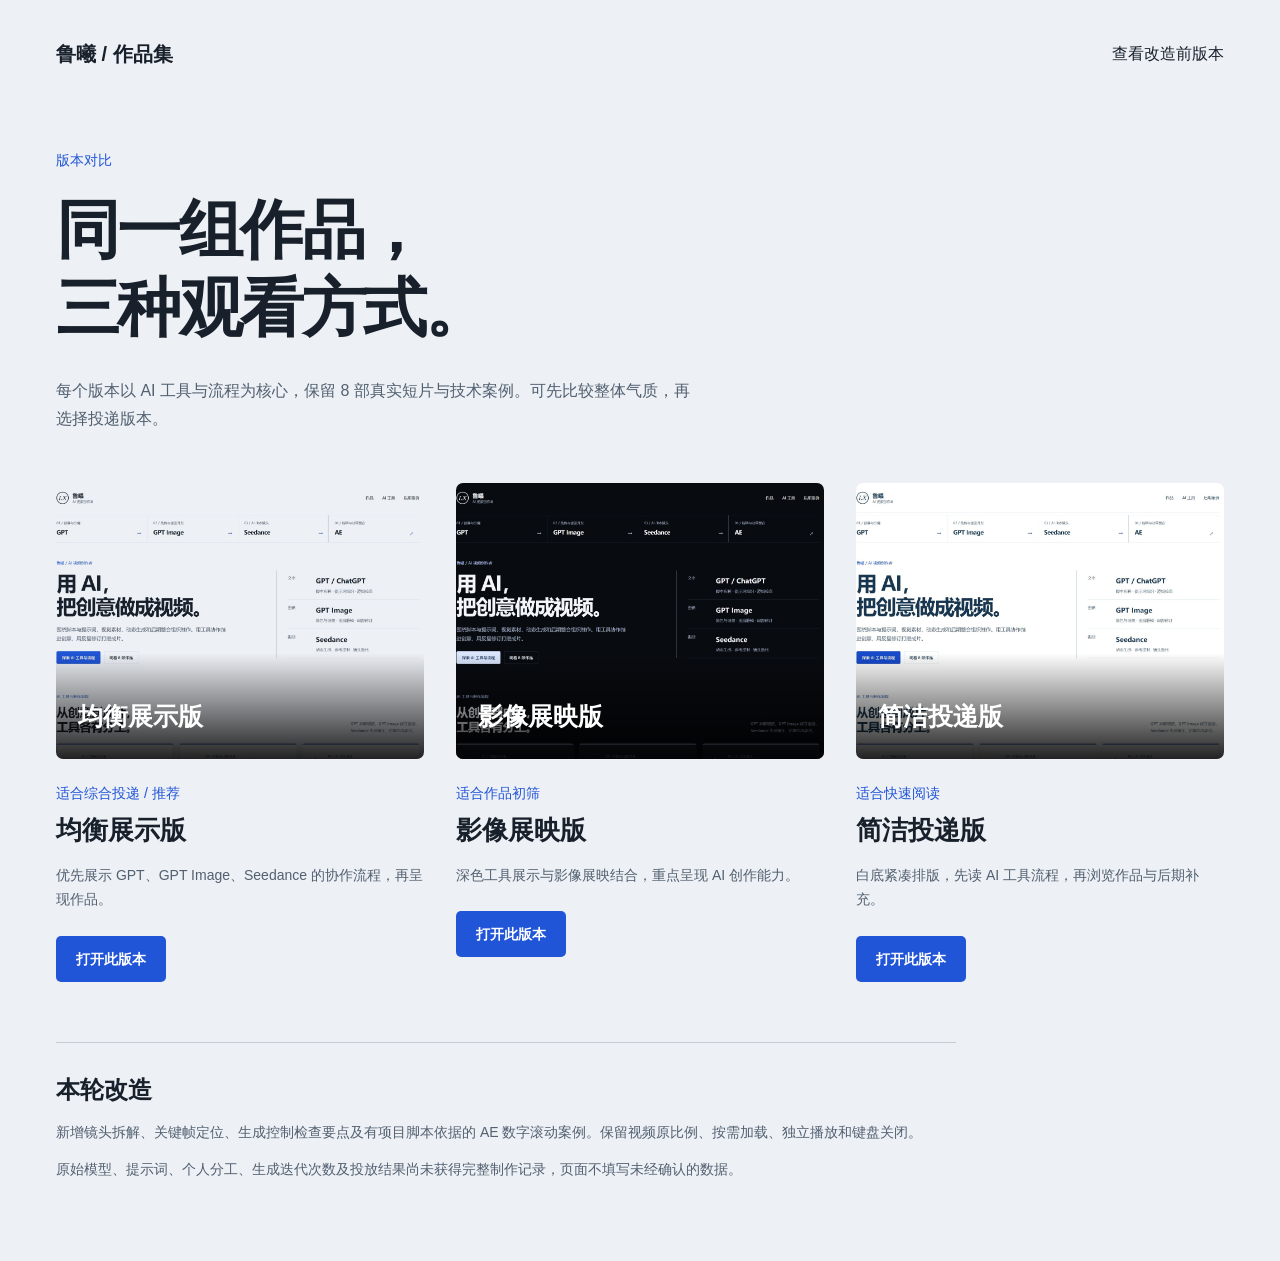
<file: versions.html>
<!doctype html><html lang="zh-CN"><head><meta charset="utf-8"><meta name="viewport" content="width=device-width,initial-scale=1"><meta name="robots" content="noindex,nofollow"><title>作品集 · 三种呈现</title><link rel="stylesheet" href="styles.css"></head><body class="versions"><header class="site-header wrap"><a class="brand" href="index.html">鲁曦 / 作品集</a><a href="original.html">查看改造前版本</a></header><main class="wrap"><p class="position">版本对比</p><h1>同一组作品，<br>三种观看方式。</h1><p class="version-intro">每个版本以 AI 工具与流程为核心，保留 8 部真实短片与技术案例。可先比较整体气质，再选择投递版本。</p><div class="version-grid"><article><a href="index.html" class="version-cover version-0"><img src="previews/studio.jpg" alt="均衡展示版实际网页预览" width="1440" height="1000"><span>均衡展示版</span></a><p class="position">适合综合投递 / 推荐</p><h2><a href="index.html">均衡展示版</a></h2><p>优先展示 GPT、GPT Image、Seedance 的协作流程，再呈现作品。</p><a class="button primary" href="index.html">打开此版本</a></article><article><a href="cinema.html" class="version-cover version-1"><img src="previews/cinema.jpg" alt="影像展映版实际网页预览" width="1440" height="1000"><span>影像展映版</span></a><p class="position">适合作品初筛</p><h2><a href="cinema.html">影像展映版</a></h2><p>深色工具展示与影像展映结合，重点呈现 AI 创作能力。</p><a class="button primary" href="cinema.html">打开此版本</a></article><article><a href="editorial.html" class="version-cover version-2"><img src="previews/editorial.jpg" alt="简洁投递版实际网页预览" width="1440" height="1000"><span>简洁投递版</span></a><p class="position">适合快速阅读</p><h2><a href="editorial.html">简洁投递版</a></h2><p>白底紧凑排版，先读 AI 工具流程，再浏览作品与后期补充。</p><a class="button primary" href="editorial.html">打开此版本</a></article></div><section class="version-note"><h2>本轮改造</h2><p>新增镜头拆解、关键帧定位、生成控制检查要点及有项目脚本依据的 AE 数字滚动案例。保留视频原比例、按需加载、独立播放和键盘关闭。</p><p>原始模型、提示词、个人分工、生成迭代次数及投放结果尚未获得完整制作记录，页面不填写未经确认的数据。</p></section></main></body></html>
</file>
<file: portfolio.css>
@charset "UTF-8";
:root{--paper:#f1efe9;--ink:#202823;--muted:#69716b;--line:#d3d6cd;--accent:#b6462b;--soft:#e6e7de;--dark:#17201c;--white:#fbfaf5;font-family:Inter,"Segoe UI","Microsoft YaHei",Arial,sans-serif;color:var(--ink);background:var(--paper);font-synthesis:none;scroll-behavior:smooth;scroll-padding-top:95px}
*{box-sizing:border-box}body{margin:0}button,a{-webkit-tap-highlight-color:transparent}a{color:inherit;text-decoration:none}button{font:inherit;color:inherit}button,a,summary{touch-action:manipulation}button,summary{cursor:pointer}button{border:0}img{display:block;max-width:100%}p,h1,h2,h3,h4,figure{margin:0}button:focus-visible,a:focus-visible,summary:focus-visible,video:focus-visible{outline:3px solid var(--accent);outline-offset:5px}button[hidden],[hidden]{display:none!important}.skip-link{position:fixed;top:-100px;left:20px;background:var(--ink);color:white;padding:12px;z-index:100}.skip-link:focus{top:10px}.site-header{max-width:1440px;margin:auto;display:flex;align-items:center;justify-content:space-between;padding:25px 5%;border-bottom:1px solid var(--line)}.identity{display:flex;align-items:center;gap:18px;font-size:18px;font-weight:600}.identity small{display:block;font-family:Consolas,monospace;font-size:9px;letter-spacing:.08em;margin-top:5px;font-weight:400}.identity-mark{font-size:32px;font-weight:900;letter-spacing:-3px;white-space:nowrap}.identity-mark span{font-size:12px;color:var(--accent);letter-spacing:0;vertical-align:top;margin-left:4px}.site-header nav{display:flex;gap:33px;font-size:13px}.site-header nav a{padding:10px 0}.site-header nav span{margin-left:7px;font-family:Consolas,monospace;font-size:9px;color:var(--muted)}.site-header nav a:hover{color:var(--accent)}main{max-width:1440px;margin:auto}.hero{display:grid;grid-template-columns:1fr 1fr;gap:5%;padding:65px 5% 55px;align-items:center;min-height:680px}.eyebrow{font-family:Consolas,"Microsoft YaHei",monospace;font-size:11px;letter-spacing:.08em;font-weight:500;line-height:1.7}.eyebrow i{display:inline-block;width:7px;height:7px;border-radius:50%;background:var(--accent);margin-right:8px}.hero h1{font-size:clamp(40px,4.35vw,64px);line-height:1.31;font-weight:650;letter-spacing:-.055em;margin:28px 0 25px}.hero h1 span{color:var(--accent)}.hero-intro{font-size:14px;line-height:2.05;max-width:445px;color:#5a645d}.hero-actions{display:flex;gap:25px;align-items:center;flex-wrap:wrap;margin-top:32px}.button{display:inline-flex;align-items:center;justify-content:space-between;gap:30px;border:1px solid var(--line);padding:15px 20px;font-size:13px;font-weight:600;background:transparent;transition:background .2s,color .2s}.button.primary{background:var(--ink);border-color:var(--ink);color:var(--paper)}.button:hover{background:var(--accent);border-color:var(--accent);color:white}.text-link{font-size:12px;border-bottom:1px solid currentColor;padding:7px 0;display:inline-flex;gap:20px;align-items:center}.text-link:hover{color:var(--accent)}.hero-foot{margin-top:50px;padding-top:18px;border-top:1px solid var(--line);display:flex;justify-content:space-between;gap:10px;font:9px/1.6 Consolas,"Microsoft YaHei",monospace;letter-spacing:.04em;color:var(--muted)}.hero-art{position:relative;background:var(--dark);color:var(--paper);padding:22px 24px 21px;overflow:hidden}.art-top{display:flex;justify-content:space-between;font:9px/1.5 Consolas,monospace;letter-spacing:.1em;color:#c1c6bb}.film-strip{display:grid;grid-template-columns:1.15fr 1fr 1fr;gap:9px;align-items:center;margin:25px 0 24px}.strip-frame{position:relative;display:block;overflow:hidden;border:1px solid #667063}.strip-frame img{width:100%;height:100%;object-fit:cover;transition:transform .5s}.strip-frame:hover img{transform:scale(1.045)}.strip-one{height:346px}.strip-two{height:306px}.strip-three{height:265px}.strip-frame>span{position:absolute;bottom:0;left:0;right:0;padding:32px 9px 10px;background:linear-gradient(transparent,rgba(0,0,0,.85));font:9px Consolas,"Microsoft YaHei",monospace}.strip-frame span span{display:block;margin-top:6px;font-size:10px}.art-bottom{display:flex;gap:14px;align-items:center;border-top:1px solid #445044;padding-top:17px}.art-bottom p{font-size:12px;line-height:1.8}.tiny-cross{font-size:30px;font-weight:200;color:#b8c4a9}.art-bottom>span:last-child{font:8px/1.6 Consolas,monospace;margin-left:auto;color:#a2ad9d;writing-mode:vertical-rl;max-height:38px}.section{padding:70px 5%;border-top:1px solid var(--line);scroll-margin-top:20px}.section-heading{display:flex;justify-content:space-between;align-items:flex-end;gap:32px;margin-bottom:35px}.section-heading h2{font-size:clamp(30px,3.1vw,44px);line-height:1.4;letter-spacing:-.045em;margin-top:10px;font-weight:600}.section-heading>p{color:var(--muted);font-size:12px;line-height:1.9;max-width:360px}.filter-row{display:flex;justify-content:space-between;align-items:center;gap:15px;margin-bottom:25px}.filters{display:flex;gap:7px;flex-wrap:wrap}.filter{padding:9px 16px;border:1px solid var(--line);font-size:11px;background:transparent;white-space:nowrap}.filter.active{background:var(--ink);color:var(--paper);border-color:var(--ink)}.filter:hover{border-color:var(--ink)}.muted{font-size:11px;color:var(--muted);white-space:nowrap}.featured-grid{display:grid;grid-template-columns:repeat(3,minmax(0,1fr));gap:24px}.film-card{min-width:0}.film-link{display:block}.film-image{position:relative;background:#27352b;height:370px;overflow:hidden}.film-image img{width:100%;height:100%;object-fit:contain;transition:transform .45s}.film-link:hover .film-image img{transform:scale(1.025)}.film-game{position:absolute;left:13px;top:13px;font:10px Consolas,monospace;color:var(--white);background:rgba(20,27,22,.65);padding:6px 9px}.play-icon{position:absolute;bottom:17px;right:17px;display:grid;place-items:center;width:38px;height:38px;background:var(--paper);border-radius:50%;font-size:23px;transition:background .2s,color .2s}.film-link:hover .play-icon{background:var(--accent);color:white}.duration{position:absolute;bottom:16px;left:14px;color:white;background:#16221cbb;font:10px Consolas,monospace;padding:5px 7px}.film-copy{padding-top:16px}.film-meta{display:flex;justify-content:space-between;gap:10px;font-size:9px;line-height:1.7;color:var(--muted)}.film-meta span:last-child{font-family:Consolas,"Microsoft YaHei",monospace;white-space:nowrap}.film-copy h3{display:flex;justify-content:space-between;font-size:21px;font-weight:600;letter-spacing:-.02em;margin:8px 0}.film-copy h3 span{font-size:18px;font-weight:400}.film-copy p{font-size:12px;line-height:1.85;color:var(--muted)}.compact-grid{display:grid;grid-template-columns:1fr 1fr;gap:26px 32px;margin-top:40px;padding-top:32px;border-top:1px solid var(--line)}.compact .film-link{display:grid;grid-template-columns:125px 1fr;gap:20px}.compact .film-image{height:165px}.compact .film-copy{padding-top:5px}.compact .film-meta{display:block}.compact .film-meta span{display:block}.compact .film-copy h3{font-size:19px}.compact .film-game{left:5px;top:5px;font-size:8px;padding:4px}.compact .duration{left:5px;bottom:6px}.compact .play-icon{width:27px;height:27px;font-size:17px;bottom:5px;right:5px}.archive{margin-top:36px;border-top:1px solid var(--line);border-bottom:1px solid var(--line)}.archive>summary{display:flex;align-items:center;justify-content:space-between;padding:21px 0;font-size:14px;list-style:none}.archive summary small{font-size:10px;color:var(--muted);margin-left:15px}.archive summary::-webkit-details-marker,details summary::-webkit-details-marker{display:none}.plus{font-size:24px;font-weight:300}.archive[open] .plus{transform:rotate(45deg)}.archive-grid{display:grid;grid-template-columns:1fr 1fr;gap:28px;margin:15px 0 30px}.archive>.text-link{margin-bottom:23px}.no-results{padding:40px;color:var(--muted)}.cases-section{background:var(--soft)}.case-tabs{display:grid;grid-template-columns:repeat(3,1fr);border-top:1px solid #bac2b6;border-bottom:1px solid #bac2b6;margin-bottom:35px}.case-tabs button{background:transparent;text-align:left;padding:18px 13px;font-size:13px;border-bottom:3px solid transparent;margin-bottom:-1px}.case-tabs button span{font-family:Consolas,monospace;font-size:10px;margin-right:16px;opacity:.65}.case-tabs button[aria-selected=true]{border-color:var(--accent);color:var(--accent);background:#f1efe94d}.case-main{display:grid;grid-template-columns:1fr 1fr;gap:7%;align-items:center}.case-copy h3{font-size:32px;font-weight:600;line-height:1.45;letter-spacing:-.045em;margin:14px 0 22px}.case-question{font-size:15px;line-height:1.8;margin-bottom:13px}.case-answer{font-size:13px;line-height:2;color:#5f6a61}.tool-tags{display:flex;flex-wrap:wrap;gap:6px;margin-top:22px}.tool-tags span{border:1px solid #bcc5b8;padding:5px 9px;font-size:10px}.process-media{background:#18201b;height:328px;display:flex;justify-content:center;align-items:center}.process-media video{max-width:100%;height:100%;width:100%;object-fit:contain}.case-main figcaption,figcaption{font-size:10px;color:var(--muted);line-height:1.8;margin-top:9px}.case-details{display:grid;grid-template-columns:2fr 1fr;gap:6%;border-top:1px solid #c4ccc0;padding-top:28px;margin-top:32px}.case-steps{list-style:none;display:grid;grid-template-columns:repeat(3,1fr);gap:22px;margin:0;padding:0}.case-steps>li>span{font:10px Consolas,monospace;color:var(--accent)}.case-steps h4{font-size:13px;font-weight:600;margin:9px 0}.case-steps p{font-size:11px;line-height:1.95;color:#626d63}.learning{padding-left:23px;border-left:1px solid #b9c3b4}.learning .eyebrow{font-size:10px;color:var(--accent)}.learning p{font-size:12px;line-height:2;margin-top:13px}.case-evidence{margin-top:25px;border-top:1px solid #c4ccc0}.case-evidence summary{padding:17px 0;display:flex;justify-content:space-between;font-size:11px}.case-evidence>p{font-size:11px;line-height:1.9;color:var(--muted);padding:10px 0}.secondary-image img{max-height:400px;margin:auto;object-fit:contain}.secondary-image{padding:15px 0}.pipeline-visual{background:#1e2a22;padding:22px 30px;color:var(--paper);min-height:328px;position:relative}.pipeline-label,.pipeline-tail{display:block;font:9px/1.6 Consolas,"Microsoft YaHei",monospace;color:#b7c6ae;margin-bottom:15px}.pipeline-visual>div{border:1px solid #64745c;display:grid;grid-template-columns:30px 1fr;column-gap:10px;padding:10px 15px}.pipeline-visual b{grid-row:span 2;font:10px Consolas,monospace;padding-top:3px;color:#a8c292}.pipeline-visual strong{font-size:12px;font-weight:500}.pipeline-visual small{font-size:9px;color:#b4c2ad;margin-top:3px}.pipeline-visual i{display:block;text-align:center;font-style:normal;font-size:10px;padding:2px;color:#9eb292}.pipeline-tail{margin:12px 0 0;text-align:right}.capabilities{display:grid;grid-template-columns:repeat(4,1fr);gap:28px;margin-top:45px}.capabilities article{border-top:2px solid var(--ink);padding-top:18px}.cap-index{font:10px Consolas,monospace;color:var(--accent)}.capabilities h3{font-size:22px;line-height:1.4;font-weight:600;margin:20px 0 12px}.capabilities h4{font-size:11px;line-height:1.8;font-weight:600;margin-bottom:14px}.capabilities p{font-size:12px;line-height:2;color:var(--muted)}.capabilities small{display:block;margin-top:23px;font-size:9px;line-height:1.95;color:#6b756d;border-top:1px solid var(--line);padding-top:13px}.alpha-feature{margin-top:55px;padding:30px;background:#e7e6df;display:grid;grid-template-columns:1fr 1fr;gap:6%;align-items:center}.alpha-feature h3{font-size:26px;margin:14px 0;font-weight:500;letter-spacing:-.03em}.alpha-feature p{font-size:12px;color:var(--muted);line-height:2}.small-note{font-size:10px;color:var(--muted);line-height:1.9}.alpha-feature .small-note{display:block;margin-top:15px}.alpha-feature video{width:100%;max-height:245px;background:#29372b}.site-footer{max-width:1440px;margin:auto;display:flex;align-items:center;justify-content:space-between;gap:25px;padding:32px 5%}.site-footer p{font-size:11px;line-height:1.9;margin-right:auto}.site-footer small{font-size:9px;color:var(--muted)}body.modal-open{overflow:hidden}dialog{padding:0;border:1px solid #6b7568;width:min(1130px,94vw);max-height:92dvh;background:var(--paper);color:var(--ink);overscroll-behavior:contain}dialog::backdrop{background:#09110cea;backdrop-filter:blur(6px)}.viewer-header{display:flex;align-items:center;justify-content:space-between;padding:15px 23px;border-bottom:1px solid var(--line);font-size:11px}.close-button{background:transparent;padding:7px;display:flex;gap:20px;align-items:center;font-size:12px}.close-button span{font-size:26px}.viewer-layout{display:grid;grid-template-columns:minmax(0,1.25fr) minmax(260px,1fr)}.player-column{padding:20px;background:#17201c;display:flex;flex-direction:column;align-items:center}.player-column video{width:100%;height:65dvh;object-fit:contain;background:#101711}.player-column p{font-size:10px;line-height:1.8;color:#c9d0c2;min-height:20px;padding-top:9px}.player-column>a{font-size:10px;color:#c9d0c2;text-decoration:underline;padding:7px}.viewer-copy{padding:36px 30px}.viewer-copy h2{font-size:32px;font-weight:600;line-height:1.3;margin:12px 0 23px}.viewer-copy>p:not(.eyebrow):not(.small-note){font-size:13px;line-height:2;color:#657063}.viewer-copy h3{font-size:12px;margin-top:26px}.viewer-copy ul{padding-left:18px;font-size:12px;line-height:2.1;color:#657063}.viewer-copy .small-note{border-top:1px solid var(--line);padding-top:17px;margin-top:23px}.viewer-copy .button{margin-top:22px}.chapters{display:flex;gap:7px;flex-direction:column}.chapters button{padding:10px;background:var(--soft);text-align:left;font-size:11px}.chapters button time{font-family:Consolas,monospace;margin-right:16px;color:var(--accent)}
@media(min-width:1441px){.hero h1{font-size:62px}.hero{min-height:700px}}
@media(max-width:1050px){.hero{gap:4%;min-height:620px;padding-top:45px}.hero h1{font-size:43px}.hero-intro{font-size:12px}.hero-art{padding:18px}.strip-one{height:300px}.strip-two{height:266px}.strip-three{height:229px}.hero-foot{font-size:8px}.film-image{height:330px}.film-copy h3{font-size:19px}.compact .film-link{grid-template-columns:100px 1fr;gap:15px}.compact .film-image{height:150px}.case-copy h3{font-size:27px}.case-main{gap:4%}.capabilities{grid-template-columns:1fr 1fr;gap:35px}.capabilities small{min-height:48px}.site-header nav{gap:20px}.site-header nav span{display:none}}
@media(max-width:760px){:root{scroll-padding-top:20px}.site-header{padding:20px 6%}.identity{gap:13px;font-size:16px}.identity small{font-size:7px}.identity-mark{font-size:27px}.site-header nav{gap:14px;font-size:11px}.hero{grid-template-columns:1fr;padding:37px 6% 35px;gap:35px;min-height:0}.hero h1{font-size:clamp(38px,8vw,58px);margin:22px 0;letter-spacing:-.06em}.hero-intro{max-width:520px;font-size:13px}.hero-actions{margin-top:25px}.hero-foot{margin-top:30px;font-size:8px}.hero-art{max-width:620px;width:100%;padding:19px 20px}.film-strip{margin:20px 0;gap:8px}.strip-one{height:310px}.strip-two{height:275px}.strip-three{height:240px}.art-bottom>span:last-child{writing-mode:horizontal-tb;max-width:110px;font-size:7px}.section{padding:45px 6%}.section-heading{display:block;margin-bottom:26px}.section-heading h2{font-size:32px}.section-heading>p{margin-top:18px;font-size:11px}.featured-grid{gap:18px;grid-template-columns:1fr 1fr}.featured-grid .film-card:first-child{grid-column:span 2}.featured-grid .film-card:first-child .film-link{display:grid;grid-template-columns:1fr 1fr;gap:20px;align-items:center;background:var(--soft)}.featured-grid .film-card:first-child .film-image{height:300px}.featured-grid .film-card:first-child .film-copy{padding:16px 17px 16px 0}.featured-grid .film-card:first-child .film-meta{display:block}.film-image{height:260px}.film-copy h3{font-size:18px}.film-meta{display:block;font-size:9px}.film-meta span{display:block}.film-copy p{font-size:11px}.compact-grid,.archive-grid{grid-template-columns:1fr;gap:23px}.compact .film-link{grid-template-columns:95px 1fr}.compact .film-image{height:140px}.compact .film-meta{display:flex;justify-content:space-between;gap:8px}.compact .film-copy p{font-size:11px}.compact-grid{margin-top:28px;padding-top:24px}.filter-row{align-items:start}.filter{padding:8px 11px;font-size:10px}.filter-count{font-size:10px}.case-tabs{margin-bottom:26px}.case-tabs button{padding:14px 7px;font-size:11px}.case-tabs button span{display:block;font-size:8px;margin:0 0 5px}.case-main{grid-template-columns:1fr;gap:25px}.case-copy h3{font-size:28px}.case-question{font-size:14px}.case-answer{font-size:12px}.process-media{height:330px}.case-details{grid-template-columns:1fr;gap:24px}.case-steps{gap:18px}.case-steps p{font-size:10px}.case-steps h4{font-size:12px}.learning{border-left:2px solid #b9c3b4;padding-left:15px}.learning p{margin-top:9px}.capabilities{gap:30px 22px}.capabilities h3{font-size:21px;margin-top:14px}.capabilities h4{font-size:10px}.capabilities p{font-size:11px}.alpha-feature{padding:23px;grid-template-columns:1fr;gap:22px;margin-top:35px}.alpha-feature h3{font-size:24px}.alpha-feature video{max-height:230px}.site-footer{padding:25px 6%;gap:18px}.site-footer p{font-size:10px}.site-footer .text-link{font-size:10px;white-space:nowrap}.viewer-layout{grid-template-columns:1fr}.viewer-header{position:sticky;top:0;background:var(--paper);z-index:2;padding:10px 15px}.player-column{padding:12px}.player-column video{height:53dvh}.viewer-copy{padding:25px}.viewer-copy h2{font-size:27px}.viewer-copy>p:not(.eyebrow):not(.small-note){font-size:12px}dialog{width:95vw;max-height:95dvh}.viewer-copy ul{font-size:11px}}
@media(max-width:380px){.identity small{display:none}.site-header nav{gap:12px}.hero h1{font-size:36px}.hero-actions{gap:18px}.button{padding:13px 15px;font-size:12px;gap:18px}.text-link{font-size:11px}.strip-one{height:255px}.strip-two{height:225px}.strip-three{height:195px}.film-image{height:220px}.featured-grid .film-card:first-child .film-image{height:255px}.featured-grid .film-card:first-child .film-link{gap:12px}.featured-grid .film-card:first-child .film-copy{padding-right:11px}.film-copy h3{font-size:16px}.filter-row{display:block}.filter-row>.muted{display:block;margin-top:13px}.case-steps{grid-template-columns:1fr}.case-steps li{display:flex;gap:16px}.case-steps h4{margin-top:0}.capabilities{grid-template-columns:1fr}.capabilities small{min-height:0}.hero-foot{display:block}.hero-foot span{display:block}.archive summary small{display:block;margin:5px 0 0}.site-footer .identity-mark{display:none}}
@media(prefers-reduced-motion:reduce){:root{scroll-behavior:auto}*,*::before,*::after{animation-duration:.01ms!important;transition-duration:.01ms!important}}

:root {
  --paper: #f8f7f3;
  --ink: #242520;
  --muted: #61635c;
  --line: #ddddd5;
  --soft: #efeee7;
  --accent: #a83e26;
  --index-width: 848px;
  scroll-padding-top: 76px;
}

main,
.index-header-inner,
.index-footer {
  width: min(var(--index-width), calc(100% - 48px));
  margin-inline: auto;
}

.index-header {
  position: sticky;
  top: 0;
  z-index: 2;
  background: var(--paper);
  border-bottom: 1px solid var(--line);
}

.index-header-inner {
  display: flex;
  align-items: center;
  justify-content: space-between;
  gap: 12px 24px;
  min-height: 61px;
  padding-block: 8px;
}

.index-header h1 {
  margin: 0;
  font-size: 18px;
  font-weight: 700;
}

.index-header h1 span {
  margin-left: 8px;
  color: var(--muted);
  font-size: 12px;
  font-weight: 400;
}

.index-header nav {
  display: flex;
  flex-wrap: wrap;
  gap: 20px;
  font-size: 13px;
}

.index-header nav a {
  padding-block: 8px;
  white-space: nowrap;
}

.index-header nav a:hover {
  color: var(--accent);
}

.work-section,
.index-technical {
  padding-top: 25px;
}

.tool-overview { padding:22px 0; border-bottom:1px solid var(--line); }
.tool-overview h2 { font-size:13px; font-weight:600; margin-bottom:12px; }
.tool-overview dl { margin:0; display:grid; gap:10px; }
.tool-overview-row { display:grid; grid-template-columns:108px minmax(0,1fr); gap:12px; font-size:12px; line-height:1.8; }
.tool-overview dt { color:var(--muted); }
.tool-overview dd { margin:0; }
.tool-overview ul { display:flex; flex-wrap:wrap; gap:4px 18px; margin:0; padding:0; list-style:none; }
.tool-overview li { white-space:nowrap; }
@media(max-width:600px) {
  .tool-overview { padding-block:18px; }
  .tool-overview-row { grid-template-columns:1fr; gap:3px; }
  .tool-overview ul { gap:3px 14px; }
}

.work-section + .work-section,
.index-technical {
  margin-top: 32px;
  border-top: 1px solid var(--line);
}

.index-heading {
  display: flex;
  align-items: baseline;
  justify-content: space-between;
  gap: 8px;
  margin-bottom: 14px;
}

.index-heading h2 {
  margin: 0;
  font-size: clamp(21px, 3vw, 27px);
  font-weight: 700;
  line-height: 1.4;
}

.index-heading > span,
.film-caption > span {
  color: var(--muted);
  font-size: 12px;
  white-space: nowrap;
}

.work-grid {
  display: grid;
  grid-template-columns: repeat(3, minmax(0, 1fr));
  gap: 16px;
}

.work-section .film-image {
  height: auto;
  aspect-ratio: 9 / 16;
  border-radius: 3px;
  background: var(--dark);
}

.work-section .film-link:hover .film-image img {
  transform: none;
}

.automation-section > .eyebrow {margin-bottom: 7px; color: var(--accent)}
.automation-intro {max-width: 850px; font-size: 14px; line-height: 1.9; color: var(--muted); margin-bottom: 20px}
.automation-films {grid-template-columns: repeat(2,minmax(0,1fr))}
.automation-films .film-image {aspect-ratio: 16 / 9}
.automation-evidence {font-size: 12px; color: var(--muted); line-height: 1.8; margin-top: 15px}
.automation-flow-title {font-size: 17px; margin-top: 26px; margin-bottom: 14px}
.automation-map {list-style: none; padding: 0; margin: 0; display: grid; grid-template-columns: repeat(4,minmax(0,1fr)); gap: 18px}
.automation-map li {position: relative; padding: 15px; border: 1px solid var(--line); border-radius: 3px}
.automation-map li:not(:last-child)::after {content: '→'; position: absolute; right: -16px; top: 17px; color: var(--muted)}
.automation-map strong {display: block; font-size: 13px; margin-bottom: 5px}
.automation-map span {font-size: 12px; line-height: 1.7; color: var(--muted)}
.automation-details {margin-top: 16px; border-top: 1px solid var(--line)}
.automation-details summary {font-size: 13px; font-weight: 600; padding: 16px 0; cursor: pointer}
.automation-details .summary-open,.automation-details[open] .summary-closed {display: none}
.automation-details[open] .summary-open {display: inline}
.automation-steps {padding: 0; margin: 2px 0 22px; list-style: none; display: grid; grid-template-columns: repeat(2,minmax(0,1fr)); gap: 22px 30px}
.automation-steps li {display: flex; gap: 14px; align-items: flex-start}
.automation-step-number {font: 13px/1.8 Consolas,monospace; color: var(--accent)}
.automation-steps h4 {font-size: 14px; line-height: 1.8; margin-bottom: 5px}
.automation-steps p,.automation-responsibility p {font-size: 13px; line-height: 1.9; color: var(--muted)}
.automation-steps small {display: block; margin-top: 8px; font-size: 11px; color: var(--muted); line-height: 1.8}
.automation-steps small b {color: var(--ink); font-weight: 500; margin-right: 6px}
.automation-responsibility {padding: 18px 20px; background: #e9e7df; margin-bottom: 18px; border-radius: 3px}
.automation-responsibility h4 {font-size: 14px; margin-bottom: 6px}
@media(max-width:700px){
  .automation-map {grid-template-columns: repeat(2,minmax(0,1fr)); gap: 12px}
  .automation-map li {padding: 12px}
  .automation-map li::after {display: none}
  .automation-steps {grid-template-columns: 1fr; gap: 20px}
}
@media(max-width:480px){
  .work-grid.automation-films {grid-template-columns: 1fr}
  .automation-intro {font-size: 13px}
}

.work-section .play-icon {
  width: 30px;
  height: 30px;
  right: 9px;
  bottom: 9px;
  background: #191a16cf;
  color: white;
}

.work-section .film-link:hover .play-icon {
  background: var(--accent);
}

.film-caption {
  display: flex;
  align-items: baseline;
  justify-content: space-between;
  gap: 6px;
  margin-top: 8px;
}

.film-caption h3 {
  margin: 0;
  font-size: 15px;
  font-weight: 600;
  overflow-wrap: anywhere;
}

.film-caption > span {
  font-variant-numeric: tabular-nums;
}

.work-more {
  margin-top: 10px;
}

.work-more > summary,
.workflow-details > summary,
.index-practice > summary {
  display: flex;
  align-items: center;
  gap: 10px;
  width: fit-content;
  min-height: 38px;
  padding-block: 7px;
  cursor: pointer;
  color: var(--accent);
  font-size: 13px;
  list-style: none;
}

.work-more > summary::-webkit-details-marker,
.workflow-details > summary::-webkit-details-marker,
.index-practice > summary::-webkit-details-marker {
  display: none;
}

.work-more > summary::after,
.workflow-details > summary::after,
.index-practice > summary::after {
  content: '+';
}

.work-more[open] > summary::after,
.workflow-details[open] > summary::after,
.index-practice[open] > summary::after {
  content: '−';
}

.summary-open,
details[open] > summary .summary-closed {
  display: none;
}

details[open] > summary .summary-open {
  display: inline;
}

.work-list {
  display: grid;
  grid-template-columns: repeat(2, minmax(0, 1fr));
  gap: 0 18px;
}

.work-list .film-link {
  display: grid;
  grid-template-columns: 58px minmax(0, 1fr);
  align-items: center;
  gap: 10px;
  padding-block: 8px;
  border-top: 1px solid var(--line);
}

.work-list .film-image {
  aspect-ratio: 1;
}

.work-list .play-icon {
  width: 20px;
  height: 20px;
  right: 3px;
  bottom: 3px;
}

.work-list .film-caption {
  margin-top: 0;
}

.workflow {
  margin-bottom: 28px;
}

.workflow h3,
.case-breakdowns > h3 {
  margin: 0 0 11px;
  font-size: 17px;
  font-weight: 650;
}

.workflow-map {
  display: grid;
  grid-template-columns: repeat(3, minmax(0, 1fr));
  gap: 24px;
  margin: 0 0 5px;
  padding: 0;
  list-style: none;
}

.workflow-map li {
  position: relative;
  display: grid;
  gap: 5px;
  min-width: 0;
  padding: 11px 13px;
  border: 1px solid var(--line);
  border-left: 2px solid var(--accent);
  background: var(--soft);
}

.workflow-map li:not(:last-child)::after {
  content: '→';
  position: absolute;
  top: 50%;
  right: -20px;
  transform: translateY(-50%);
  color: var(--muted);
}

.workflow-map strong {
  font-size: 14px;
}

.workflow-map span {
  color: var(--muted);
  font-size: 12px;
  line-height: 1.5;
}

.index-practice {
  margin-top: 26px;
  padding-block: 8px;
  border-top: 1px solid var(--line);
}

.index-footer {
  display: flex;
  justify-content: space-between;
  gap: 12px;
  margin-top: 26px;
  padding-block: 18px;
  border-top: 1px solid var(--line);
  color: var(--muted);
  font-size: 12px;
}

.workflow-phase {
  margin: 24px 0;
}

.workflow-phase-title {
  font-size: 13px;
  letter-spacing: .07em;
  margin: 0 0 10px;
}

.workflow-steps {
  display: grid;
  grid-auto-flow: column;
  grid-auto-columns: minmax(0, 1fr);
  gap: 18px;
  list-style: none;
  margin: 0;
  padding: 0;
}

.workflow-step {
  position: relative;
  display: flex;
  flex-direction: column;
  padding: 18px 17px;
  background: var(--paper);
  border: 1px solid var(--line);
}

.workflow-step:not(:last-child)::after {
  content: '→';
  position: absolute;
  top: 24px;
  right: -17px;
  color: var(--muted);
  font-size: 13px;
}

.workflow-number {
  color: var(--accent);
  font-family: Consolas, monospace;
  font-size: 13px;
}

.workflow-step h4,
.workflow-roles h4 {
  margin: 7px 0 9px;
  font-size: 16px;
}

.workflow-step p,
.workflow-roles p,
.workflow-feedback {
  font-size: 13px;
  line-height: 1.7;
  margin: 0;
}

.workflow-step p {
  padding-bottom: 14px;
}

.workflow-output {
  border-top: 1px solid var(--line);
  margin-top: auto;
  padding-top: 10px;
  color: var(--muted);
  font-size: 12px;
  line-height: 1.55;
}

.workflow-output span {
  display: block;
  color: var(--ink);
  margin-bottom: 2px;
  font-weight: 600;
}

.workflow-feedback {
  border-left: 2px solid var(--accent);
  margin-top: 10px;
  padding: 9px 12px;
}

.workflow-feedback strong {
  margin-right: 9px;
  color: var(--accent);
}

.workflow-roles {
  display: grid;
  grid-template-columns: repeat(2, minmax(0, 1fr));
  gap: 18px;
  border-top: 1px solid var(--line);
  padding-top: 15px;
}

@media (max-width: 760px) {
  :root {
    scroll-padding-top: 104px;
  }

  main,
  .index-header-inner,
  .index-footer {
    width: calc(100% - 32px);
  }

  .index-header-inner {
    flex-direction: column;
    align-items: flex-start;
    gap: 0;
  }

  .index-header nav {
    gap: 15px;
    font-size: 12px;
  }

  .work-grid {
    grid-template-columns: repeat(2, minmax(0, 1fr));
    gap: 12px;
  }

  .work-list {
    grid-template-columns: 1fr;
  }

  .workflow-map {
    gap: 12px;
  }

  .workflow-map li {
    padding: 8px 6px;
  }

  .workflow-map li:not(:last-child)::after {
    right: -12px;
    font-size: 11px;
  }

  .workflow-map strong {
    font-size: 12px;
  }

  .workflow-map span {
    font-size: 11px;
  }

  .workflow-steps {
    grid-auto-flow: row;
    gap: 12px;
  }

  .workflow-step:not(:last-child)::after {
    content: none;
  }

  .workflow-roles {
    grid-template-columns: 1fr;
    gap: 12px;
  }
}

/* Technical experience: three independent areas. */
.case-panel > .workflow { margin-top: 32px; padding-top: 24px; border-top: 1px solid var(--line); }
.ui-example { display: grid; grid-template-columns: 1fr 1fr; gap: 6%; align-items: center; margin: 28px 0; padding-top: 24px; border-top: 1px solid var(--line); }
.ui-example h4 { font-size: 19px; font-weight: 600; margin-bottom: 12px; }
.ui-example p { font-size: 12px; line-height: 2; color: var(--muted); }
.ui-example .process-media { height: 260px; }
@media(max-width:760px) { .ui-example { grid-template-columns: 1fr; gap: 20px; } }

.ui-gallery { display: grid; grid-template-columns: repeat(2,minmax(0,1fr)); gap: 30px 24px; scroll-margin-top: 90px; }
.viewer-copy { min-width: 0; }
.prompt-panel { margin-top: 24px; padding-top: 15px; border-top: 1px solid var(--line); }
.prompt-panel summary { width: fit-content; color: var(--muted); font-size: 12px; line-height: 1.8; }
.prompt-panel summary:hover { color: var(--ink); }
.prompt-toolbar { display: flex; flex-wrap: wrap; gap: 12px; align-items: center; justify-content: space-between; margin: 18px 0 12px; }
.prompt-toolbar p { font-size: 10px; color: var(--muted); }
.prompt-toolbar button { padding: 7px 12px; font-size: 11px; background: transparent; border: 1px solid var(--line); border-radius: 3px; }
.prompt-toolbar button:disabled { opacity: .45; cursor: default; }
.prompt-context,.prompt-status { color: var(--muted); font-size: 11px; line-height: 1.8; }
.prompt-status:not(:empty) { margin-top: 10px; }
.prompt-text { margin: 14px 0 0; padding: 16px; max-height: 48dvh; overflow: auto; overscroll-behavior: contain; white-space: pre-wrap; overflow-wrap: anywhere; font: 12px/1.95 "Microsoft YaHei",sans-serif; background: var(--soft); border: 1px solid var(--line); border-radius: 3px; }
.prompt-text:empty { display: none; }
.prompt-text:focus-visible { outline: 2px solid var(--accent); outline-offset: 2px; }
@media(max-width:760px) { .prompt-text { padding: 12px; max-height: 52dvh; } }
.ui-card { min-width: 0; margin: 0; }
.ui-stage { aspect-ratio: 4 / 3; background: #18212c; }
.ui-stage video { display: block; width: 100%; height: 100%; object-fit: contain; }
.ui-card figcaption { display: flex; justify-content: space-between; gap: 12px; align-items: baseline; margin-top: 12px; }
.ui-card h4 { font-size: 16px; color: var(--ink); font-weight: 600; }
.ui-card figcaption span { font-size: 11px; color: var(--muted); }
@media(max-width:760px) { .ui-gallery { grid-template-columns: 1fr; gap: 26px; } .ui-card h4 { font-size: 15px; } }


/* Show the source and result together, with neutral controls and no frame outlines. */
button:focus-visible,a:focus-visible,summary:focus-visible,video:focus-visible,input:focus-visible,.prompt-text:focus-visible { outline-color: #617366; }
.case-tabs { grid-template-columns: repeat(4,minmax(0,1fr)); }
.case-tabs button[aria-selected=true] { border-color: #617366; color: var(--ink); }
.comparison-heading { max-width: 900px; margin-bottom: 24px; }
.comparison-heading h3 { font-size: clamp(22px,3vw,32px); line-height: 1.4; margin: 10px 0 14px; }
.comparison-heading > p:last-child { font-size: 13px; line-height: 1.9; color: var(--muted); }
.comparison-grid { display: grid; align-items: start; gap: 18px; }
.comparison--expand .comparison-grid { grid-template-columns: minmax(0,81fr) repeat(2,minmax(0,256fr)); }
.comparison--whitebox .comparison-grid { grid-template-columns: repeat(2,minmax(0,1fr)); max-width: 540px; margin: auto; }
.comparison-item { min-width: 0; }
.comparison-item figcaption { margin-bottom: 12px; }
.comparison-item h4 { font-size: 14px; line-height: 1.5; font-weight: 600; }
.comparison-item figcaption p { font-size: 11px; line-height: 1.6; color: var(--muted); margin-top: 3px; }
.comparison-frame { background: #19231e; border: none; overflow: hidden; border-radius: 2px; }
.comparison-frame video { display: block; width: 100%; height: auto; object-fit: contain; }
.comparison-controls { display: flex; align-items: center; gap: 10px; margin-top: 20px; }
.comparison-controls button { border: 1px solid #b8c1b8; background: transparent; padding: 9px 13px; font-size: 12px; white-space: nowrap; border-radius: 2px; }
.comparison-controls [data-comparison-play] { background: var(--ink); border-color: var(--ink); color: var(--paper); min-width: 88px; }
.comparison-controls input { flex: 1; min-width: 40px; width: 100%; accent-color: #617366; cursor: pointer; }
.comparison-controls button:hover { border-color: #617366; }
.comparison-status { font-size: 11px; line-height: 1.6; color: var(--muted); }
.comparison-status:not(:empty) { margin-top: 10px; }
.comparison-caption { font-size: 11px; color: var(--muted); margin-top: 12px; }
@media(max-width:760px) {
 .case-tabs button { padding: 13px 5px; font-size: 11px; }
 .comparison-heading { margin-bottom: 20px; }
 .comparison-heading > p:last-child { font-size: 12px; }
 .comparison-grid { gap: 12px; }
 .comparison--expand .comparison-grid { grid-template-columns: minmax(0,81fr) minmax(0,256fr); row-gap: 20px; }
 .comparison--expand .comparison-item:last-child { grid-column: 1 / -1; }
 .comparison-item h4 { font-size: 12px; }
 .comparison-item figcaption p { font-size: 10px; }
 .comparison-controls { flex-wrap: wrap; gap: 8px; margin-top: 16px; }
 .comparison-controls input { order: 4; flex-basis: 100%; margin-top: 4px; }
 .comparison-controls [data-comparison-sound] { margin-left: auto; }
 .comparison-controls button { padding: 8px 11px; }
}

/* Style-transfer case: three landscape stages in one comparison. */
.case-tabs { grid-template-columns: repeat(5,minmax(0,1fr)); }
.comparison--restyle .comparison-grid { grid-template-columns: repeat(3,minmax(0,1fr)); }
@media(max-width:760px) {
 .case-tabs { display: flex; overflow-x: auto; }
 .case-tabs button { flex: 0 0 auto; padding: 13px 14px; }
 .comparison--restyle .comparison-grid { grid-template-columns: 1fr; gap: 20px; }
}

/* Phone replacement: method and matched video pair. */
.case-tabs { grid-template-columns: repeat(6,minmax(0,1fr)); }
.phone-method { display:grid; grid-template-columns:minmax(240px,1fr) minmax(0,1.5fr); gap:50px; align-items:start; border-top:1px solid var(--line); padding-top:30px; margin-top:30px; }
.phone-method-copy h4 { font-size:21px; line-height:1.5; margin:0 0 14px; }
.phone-method-copy p,.phone-method-copy li { font-size:13px; line-height:1.9; color:var(--muted); }
.phone-method-copy ol { padding-left:19px; margin:20px 0; }
.phone-method-copy li { padding-left:5px; margin-bottom:10px; }
.phone-learning { border-top:1px solid var(--line); padding-top:18px; }
.phone-learning strong { display:block; color:var(--ink); margin-bottom:6px; }
.comparison--phone .comparison-grid { grid-template-columns:repeat(2,minmax(0,1fr)); max-width:540px; margin:auto; }
@media(max-width:760px) { .phone-method { grid-template-columns:1fr; gap:22px; }.phone-method-copy h4{font-size:18px}.comparison--phone .comparison-grid { gap:10px; } }

/* Concise still-image examples supporting the technical cases. */
.ui-boards { display:grid; gap:36px; }
.ui-board { margin:0; min-width:0; }
.ui-board video { display:block; width:100%; height:auto; aspect-ratio:4/3; background:#20272c; }
.ui-board figcaption { display:flex; justify-content:space-between; align-items:baseline; gap:14px; padding-top:12px; font-size:12px; line-height:1.7; color:var(--muted); }
.ui-board figcaption a { flex-shrink:0; text-decoration:underline; text-underline-offset:3px; }
@media(max-width:760px) { .ui-boards { gap:28px; } .ui-board figcaption { flex-wrap:wrap; font-size:11px; gap:6px 12px; } }
.asset-supplement { margin-top:44px; padding-top:28px; border-top:1px solid var(--line); scroll-margin-top:100px; }
.asset-supplement-heading { display:flex; justify-content:space-between; align-items:baseline; gap:16px; margin-bottom:24px; }
.asset-supplement-heading h3 { font-size:17px; font-weight:650; }
.asset-supplement-heading span { font-size:11px; color:var(--muted); }
.asset-example + .asset-example { margin-top:32px; }
.asset-example h4 { font-size:16px; line-height:1.6; }
.asset-example > p { max-width:760px; font-size:13px; line-height:1.9; color:var(--muted); margin:8px 0 16px; }
.asset-images { display:grid; gap:16px; }
.asset-example > .tool-tags { margin:0 0 16px; }
.asset-images--upgrade { grid-template-columns:repeat(3,minmax(0,1fr)); max-width:720px; }
.asset-images--scene { grid-template-columns:repeat(2,minmax(0,1fr)); }
.asset-images a { display:block; cursor:zoom-in; }
.asset-images img { width:100%; height:auto; }
.asset-images figcaption { font-size:11px; color:var(--muted); margin-top:8px; line-height:1.5; }
@media(max-width:760px) {
 .asset-supplement { margin-top:32px; }
 .asset-images { gap:8px; }
 .asset-images--scene { grid-template-columns:1fr; gap:18px; }
 .asset-example h4 { font-size:15px; }
 .asset-example > p { font-size:12px; }
}
</file>
<file: styles.css>
:root{color-scheme:light;--bg:#edf0f4;--ink:#18202b;--muted:#526071;--line:#c7cdd6;--accent:#2155d8;--panel:#fff;--dark:#10151d;--body:'Segoe UI Variable','Microsoft YaHei','PingFang SC',sans-serif}
.tool-ribbon{display:grid;grid-template-columns:repeat(4,minmax(0,1fr));border-top:1px solid var(--line);border-bottom:1px solid var(--line);margin-top:8px}.tool-ribbon a{padding:18px 22px;border-right:1px solid var(--line);position:relative}.tool-ribbon a:first-child{padding-left:0}.tool-ribbon a:last-child{border-right:0}.ribbon-step{display:block;font-size:12px;color:var(--muted);margin-bottom:4px}.tool-ribbon strong{font-size:21px;letter-spacing:-.03em}.tool-ribbon a>span:last-child{position:absolute;right:20px;bottom:18px;color:var(--accent)}.tool-ribbon a:hover strong{color:var(--accent)}
.toolkit{padding:64px 0 60px}.toolkit-grid{display:grid;grid-template-columns:repeat(3,minmax(0,1fr));gap:22px;margin-top:36px}.tool-card{background:var(--panel);border:1px solid var(--line);border-top:3px solid var(--accent);padding:28px;border-radius:5px;scroll-margin-top:30px}.tool-identity{display:flex;align-items:center;gap:16px}.tool-mark{width:48px;height:48px;display:grid;place-items:center;border:1px solid var(--line);border-radius:9px;font:24px/1 Georgia,serif;color:var(--accent)}.tool-identity h3{font-size:26px;letter-spacing:-.03em;margin:5px 0 0}.tool-identity .small-label{font-size:12px;color:var(--muted)}.tool-lead{font-size:17px;margin:24px 0;min-height:54px;line-height:1.65}.tool-io{margin:0}.tool-io>div{padding:15px 0;border-top:1px solid var(--line)}.tool-io dt{font-size:12px;color:var(--accent);margin-bottom:6px}.tool-io dd{margin:0;font-size:15px;color:var(--muted);line-height:1.7;min-height:50px}.tool-example{border:1px solid var(--line);padding:12px 14px;margin:14px 0 20px;font-size:13px;line-height:1.6;background:var(--bg)}.tool-card details{font-size:14px}.tool-card summary{cursor:pointer;color:var(--accent);min-height:40px;align-content:center}.tool-card details ul{padding-left:18px;color:var(--muted)}.tool-card details li{margin:12px 0;line-height:1.7}.tool-card details p{border-top:1px solid var(--line);padding-top:14px;color:var(--muted);line-height:1.7}.tool-case-link{font-size:14px;display:inline-block;margin-top:14px;color:var(--accent)}.tool-ae{grid-column:1/-1;display:grid;grid-template-columns:1fr 1.6fr;gap:12px 48px;border-top-width:1px}.tool-ae .tool-lead{margin:0;min-height:0}.tool-ae .tool-io{display:grid;grid-template-columns:1fr 1fr;gap:24px;grid-column:2;grid-row:1/3}.tool-ae .tool-example{display:none}.tool-ae details{grid-column:2}.tool-ae .tool-case-link{grid-column:1;grid-row:3}.toolkit-note{margin-top:24px;display:flex;align-items:start;justify-content:space-between;gap:30px;font-size:13px;color:var(--muted)}.toolkit-note>p{max-width:760px}.toolkit-note details{min-width:160px}.toolkit-note summary{cursor:pointer}.toolkit-note a{display:block;color:var(--accent);margin-top:8px}.ai-hero{display:grid;grid-template-columns:1.4fr 1fr;gap:72px;padding:62px 0 24px;align-items:center}.ai-hero h1{font-size:clamp(42px,5.2vw,74px);letter-spacing:-.05em;line-height:1.14}.ai-hero .ai-intro{font-size:18px;color:var(--muted);line-height:1.8;max-width:620px;margin-top:26px}.ai-hero .hero-actions{margin-top:30px}.ai-flow{border-left:1px solid var(--line);padding-left:40px}.ai-flow>div{padding:17px 0;border-bottom:1px solid var(--line);display:grid;grid-template-columns:90px 1fr;gap:12px}.ai-flow>div>span{font-size:14px;color:var(--muted)}.ai-flow strong{font-size:24px}.ai-flow p{font-size:14px;color:var(--muted);margin-top:5px}.lens-extra{margin:30px auto 60px;max-width:1320px;width:calc(100% - 80px);border-top:1px solid var(--line);padding-top:24px}.lens-extra>summary{font-size:17px;color:var(--muted);cursor:pointer;padding:12px 0}.lens-extra .breakdown-section{margin-top:20px}.lens-extra .wrap{width:calc(100% - 48px)}
@media(max-width:1000px){.toolkit-grid{gap:14px}.tool-card{padding:20px}.tool-identity{gap:10px}.tool-identity h3{font-size:22px}.tool-mark{width:38px;height:38px}.ai-hero{gap:35px}.ai-flow{padding-left:28px}}
@media(max-width:760px){.tool-ribbon{grid-template-columns:1fr 1fr}.tool-ribbon a,.tool-ribbon a:first-child{padding:13px 14px}.tool-ribbon a:nth-child(2){border-right:0}.tool-ribbon a:nth-child(-n+2){border-bottom:1px solid var(--line)}.tool-ribbon strong{font-size:18px}.tool-ribbon a>span:last-child{right:12px;bottom:14px}.ribbon-step{font-size:12px}.toolkit{padding:42px 0}.toolkit-grid{grid-template-columns:1fr;margin-top:28px;gap:20px}.tool-card{padding:25px}.tool-identity h3{font-size:26px}.tool-lead{min-height:0;margin:18px 0}.tool-io dd{min-height:0}.tool-ae{display:block}.tool-ae .tool-lead{margin-top:18px}.tool-ae .tool-io{display:block;margin-top:20px}.toolkit-note{display:block}.toolkit-note details{margin-top:14px}.ai-hero{grid-template-columns:1fr;gap:24px;padding-top:36px}.ai-hero h1{font-size:47px}.ai-hero .ai-intro{font-size:16px;margin-top:20px}.ai-flow{padding-left:0;border-left:0}.ai-flow>div{padding:12px 0;grid-template-columns:70px 1fr}.ai-flow strong{font-size:21px}.lens-extra{width:calc(100% - 32px)}.toolkit .section-heading h2{font-size:32px}}
*{box-sizing:border-box}html{scroll-behavior:smooth;scroll-padding-top:28px}body{margin:0;background:var(--bg);color:var(--ink);font:16px/1.75 var(--body);-webkit-font-smoothing:antialiased}body.modal-open{overflow:hidden}a{color:inherit;text-decoration:none}button{font:inherit;cursor:pointer}button,a{touch-action:manipulation}button:focus-visible,a:focus-visible,summary:focus-visible,video:focus-visible{outline:3px solid var(--accent);outline-offset:5px}img{display:block;max-width:100%;height:auto}h1,h2,h3,p{margin:0}h1,h2,h3{text-wrap:balance;line-height:1.22}p{overflow-wrap:break-word}button{border:0}svg{height:22px;width:22px;stroke:currentColor;fill:none;stroke-width:1.5}.wrap{width:min(1360px,calc(100% - 112px));margin-inline:auto}.skip-link{position:fixed;z-index:200;top:-100px;left:20px;background:var(--accent);color:white;padding:12px 18px}.skip-link:focus{top:12px}.site-header{display:flex;justify-content:space-between;align-items:center;min-height:108px;gap:24px}.brand{display:flex;align-items:center;gap:14px;font-size:20px;font-weight:650;line-height:1.4}.brand-symbol{display:flex;align-items:center;justify-content:center;width:44px;height:44px;border:2px solid currentColor;border-radius:50%;font:italic 22px Georgia,serif}.brand-sub{display:block;font-size:12px;color:var(--muted);font-weight:400}.site-header nav{display:flex;gap:32px;font-size:14px}.site-header nav a{padding:12px 0}.site-header nav a:hover{color:var(--accent)}.hero{padding-top:42px}.hero-heading{display:flex;align-items:flex-end;justify-content:space-between;gap:48px;margin-bottom:42px}.position{color:var(--accent);font-size:14px;margin-bottom:18px}.hero h1{font-size:clamp(48px,5.6vw,86px);letter-spacing:-.06em;font-weight:650;line-height:1.13}.hero-intro{max-width:390px;padding-bottom:6px}.hero-intro>p{font-size:18px;color:var(--muted)}.hero-actions{display:flex;gap:12px;flex-wrap:wrap;margin:26px 0 18px}.button{display:inline-flex;align-items:center;justify-content:center;gap:16px;min-height:46px;padding:10px 20px;border-radius:5px;font-size:14px;font-weight:600}.primary{background:var(--accent);color:white}.primary:hover{background:#1642b2}.secondary{box-shadow:inset 0 0 0 1px var(--line)}.secondary:hover{background:var(--panel)}.hero-intro .meta{font-size:12px}.hero-stage{display:grid;grid-template-columns:minmax(0,3fr) minmax(240px,1fr);background:var(--dark);color:#fff;border-radius:10px;overflow:hidden;box-shadow:0 18px 60px #18202b18}.stage-image{display:block;position:relative;overflow:hidden;min-width:0;aspect-ratio:16/9}.stage-image>img{width:100%;height:100%;object-fit:cover}.stage-overlay{position:absolute;inset:0;padding:30px;display:flex;flex-direction:column;justify-content:flex-end;background:linear-gradient(transparent 40%,#020710d9)}.stage-kicker{font-size:12px;color:#d4dbe6}.stage-overlay h2{font-size:30px;margin:8px 0}.stage-overlay p{font-size:14px;color:#d0d8e4}.stage-play{position:absolute;right:28px;bottom:30px;width:55px;height:55px;border:1px solid #ffffff80;border-radius:50%;display:grid;place-items:center;font-size:25px;background:#ffffff1c}.stage-image:hover .stage-play{background:#fff;color:#10151d}.stage-notes{padding:34px 28px;display:flex;flex-direction:column;justify-content:center}.small-label{font-size:13px;color:var(--muted)}.stage-notes .small-label{color:#9cabbd}.stage-note-title{font-size:27px;line-height:1.5;margin:22px 0 16px}.stage-notes>p:not(.stage-note-title){font-size:14px;color:#aeb9c9}.stage-facts{display:flex;flex-wrap:wrap;gap:8px;margin:22px 0}.stage-facts span{border:1px solid #425062;border-radius:3px;padding:3px 8px;font-size:12px;color:#c9d5e4}.stage-notes>a{font-size:14px;text-decoration:underline;text-underline-offset:6px}.filmstrip{display:grid;grid-template-columns:repeat(3,1fr);gap:20px;margin-top:20px;max-width:920px}.strip-shot{display:grid;grid-template-columns:92px 1fr;gap:12px;align-items:center;min-width:0}.strip-shot img{width:92px;aspect-ratio:16/9;object-fit:cover;border-radius:3px}.strip-shot span{font-size:13px;line-height:1.6}.strip-shot time{display:block;color:var(--muted);font-variant-numeric:tabular-nums;font-size:12px}.works-section{padding-block:108px 100px}.section-heading{display:flex;justify-content:space-between;align-items:end;gap:32px;margin-bottom:34px}.section-heading h2{font-size:clamp(29px,3vw,44px);letter-spacing:-.035em}.section-heading>p{font-size:14px;color:var(--muted)}.filter-row{display:flex;align-items:center;gap:8px;margin-bottom:32px;flex-wrap:wrap}.filter{padding:9px 18px;border-radius:22px;background:transparent;color:var(--muted);font-size:14px}.filter.active{background:var(--ink);color:var(--bg)}.filter:not(.active):hover{background:#18202b0d}.filter-row>span{margin-left:auto;font-size:12px;color:var(--muted)}.work-grid{display:grid;grid-template-columns:repeat(4,minmax(0,1fr));gap:42px 24px;align-items:start}.work-wide{grid-column:span 2}.work-image{display:block;position:relative;aspect-ratio:9/13;overflow:hidden;background:#263342;border-radius:6px}.work-image img{height:100%;width:100%;object-fit:cover;transition:transform .35s}.work-wide .work-image{aspect-ratio:18.8/13}.work-image:hover img{transform:scale(1.025)}.work-play{position:absolute;left:15px;bottom:15px;width:36px;height:36px;background:#10151dbb;border:1px solid #ffffff70;border-radius:50%;display:grid;place-items:center;color:#fff;font-size:22px}.duration{position:absolute;right:15px;bottom:20px;font-size:12px;color:white;background:#10151dc9;padding:1px 6px;border-radius:3px}.work-caption{display:flex;align-items:center;justify-content:space-between;gap:12px;margin-top:18px}.work-kind{font-size:12px;color:var(--muted);margin-bottom:6px}.work h3{font-size:23px}.format{font-size:12px;text-align:right;color:var(--muted)}.work>p{font-size:14px;color:var(--muted);margin-top:11px;line-height:1.8}.work[hidden],.case-panel[hidden]{display:none}.breakdown-section{background:var(--dark);color:#f5f7fb;padding:88px 0;--muted:#a4b1c3;--accent:#9cbaff;--line:#3d4756}.case-tabs{display:flex;border-bottom:1px solid var(--line);gap:34px;margin-top:40px}.case-tabs button{background:none;color:var(--muted);padding:16px 0;border-bottom:2px solid transparent;font-size:16px}.case-tabs button[aria-selected=true]{color:#fff;border-color:#9cbaff}.case-panel{display:grid;grid-template-columns:minmax(0,1fr) minmax(0,1.8fr);gap:58px;padding-top:42px}.case-copy h3{font-size:29px;margin:14px 0 24px}.case-copy p{color:var(--muted);font-size:14px}.case-copy .case-question{color:#f2f5fa;font-size:16px;margin-bottom:16px}.case-frames{display:grid;grid-template-columns:repeat(3,minmax(0,1fr));gap:15px;align-items:start}.case-frame img{height:290px;width:100%;object-fit:cover;border-radius:4px}.case-panel:first-of-type .case-frame img{height:170px}.case-frame span{display:block;margin-top:12px;font-size:14px}.case-frame time{display:block;color:var(--accent);font-size:12px;margin-bottom:4px}.case-copy details{margin-top:24px;border-top:1px solid var(--line);padding-top:20px;font-size:14px}.case-copy summary{cursor:pointer;color:#dbe7ff}.case-copy li{color:var(--muted);margin:8px 0}.evidence-note{font-size:12px!important;color:var(--muted);line-height:1.8}.craft-section{padding-block:100px 90px}.method-flow{display:grid;grid-template-columns:repeat(4,1fr);gap:36px;margin:58px 0 72px}.method-flow>div{border-top:2px solid var(--line);padding-top:16px}.step{font-size:13px;color:var(--accent);font-variant-numeric:tabular-nums}.method-flow h3{font-size:20px;margin:18px 0 12px}.method-flow p{font-size:14px;color:var(--muted)}.craft-demo{display:grid;grid-template-columns:1fr 1.05fr;gap:80px;align-items:center}.demo-copy h3{font-size:38px;margin:20px 0 26px}.demo-copy>p{color:var(--muted);font-size:16px}.tech-list{padding-left:20px;margin:20px 0;font-size:14px}.demo-stage{background:#d9dfe8;padding:32px;border-radius:14px}.demo-screen{border-radius:8px;background:#18202b;color:white;padding:32px;box-shadow:0 12px 30px #18202b20}.demo-label{font-size:14px;color:#b9c7d9}.number-window{height:126px;overflow:hidden;margin:30px 0}.number-reel>span{display:flex;align-items:baseline;height:126px;font-size:108px;font-weight:600;line-height:126px;letter-spacing:-.06em;font-variant-numeric:tabular-nums}.number-reel>span>span{font-size:36px;letter-spacing:0;margin-left:12px}.demo-rule{height:1px;background:#3d4756}.demo-controls{display:flex;align-items:center;justify-content:space-between;gap:16px;margin-top:22px}.demo-controls>span{font-size:12px;color:#b9c7d9}.demo-controls button{background:#d9e4ff;color:#163b8e;border-radius:5px;font-size:14px;padding:10px 14px;min-height:44px}.demo-screen #roll-status{font-size:12px;color:#b9c7d9;min-height:22px;margin-top:14px}.number-reel.rolling{animation:roll .8s cubic-bezier(.22,.7,.2,1) forwards}@keyframes roll{0%{transform:translateY(0)}80%{transform:translateY(-258px)}100%{transform:translateY(-252px)}}.production-note{display:grid;grid-template-columns:1fr 3fr;border-top:1px solid var(--line);padding-top:30px;margin-top:70px;gap:30px}.production-note h3{font-size:18px}.production-note p{font-size:14px;color:var(--muted)}.site-footer{padding:40px 0;border-top:1px solid var(--line);display:flex;justify-content:space-between;align-items:center;gap:30px}.site-footer strong{font-size:22px}.site-footer p{font-size:13px;color:var(--muted);margin-top:4px}.site-footer>div:last-child{display:flex;gap:30px;font-size:14px}dialog{padding:0;width:min(1200px,calc(100% - 48px));max-height:calc(100dvh - 48px);background:var(--panel);color:var(--ink);border:1px solid var(--line);border-radius:12px;overscroll-behavior:contain}dialog::backdrop{background:#070c14c9;backdrop-filter:blur(8px)}.viewer-top{display:flex;align-items:center;justify-content:space-between;border-bottom:1px solid var(--line);padding:14px 22px;font-size:14px}.close-button{background:transparent;color:inherit;display:flex;align-items:center;gap:12px;padding:8px;border-radius:4px}.viewer-layout{display:grid;grid-template-columns:1.4fr 1fr}.player-column{padding:20px;min-width:0}.player-stage{background:#070c14;border-radius:6px;display:grid;place-items:center;height:65dvh;min-height:270px}.player-stage video{width:100%;height:100%;max-height:65dvh;object-fit:contain}.player-status{font-size:13px;color:var(--muted);min-height:24px;margin-top:10px}.direct-video{font-size:14px;text-decoration:underline;text-underline-offset:4px}.project-info{padding:26px 30px 38px}.viewer-meta{display:flex;gap:12px;font-size:12px;color:var(--muted);margin-bottom:14px}.project-info h2{font-size:32px}.project-info>p{font-size:14px;color:var(--muted);margin-top:18px}.project-info h3{font-size:18px;margin-top:28px}.project-info ul{padding-left:20px;font-size:14px;color:var(--muted)}.chapters{display:flex;flex-direction:column;gap:8px;margin-top:16px}.chapter{display:flex;text-align:left;gap:15px;background:var(--bg);border:1px solid var(--line);padding:12px;border-radius:4px;color:var(--ink);font-size:14px}.chapter time{color:var(--accent);font-variant-numeric:tabular-nums}.hero-heading{animation:enter .7s ease-out both}@keyframes enter{from{opacity:0;transform:translateY(16px)}to{opacity:1;transform:translateY(0)}}
@media(min-width:1600px){.hero h1{font-size:88px}}
@media(max-width:1100px){.wrap{width:calc(100% - 64px)}.stage-notes{padding:25px}.stage-note-title{font-size:22px;margin:12px 0}.hero-stage{grid-template-columns:2.5fr 1fr}.stage-facts{margin:16px 0}.hero-intro{max-width:340px}.case-panel{gap:30px}.case-frame img{height:240px}.craft-demo{gap:40px}.demo-stage{padding:20px}.demo-screen{padding:24px}.work-grid{gap:34px 20px}.strip-shot{grid-template-columns:64px 1fr}.strip-shot img{width:64px}}
@media(max-width:760px){.wrap{width:calc(100% - 40px)}.site-header{min-height:88px;gap:14px}.brand{font-size:18px;gap:10px}.brand-sub{font-size:11px}.brand-symbol{width:36px;height:36px;font-size:18px}.site-header nav{gap:16px;font-size:13px}.hero{padding-top:24px}.hero-heading{gap:24px;align-items:start;margin-bottom:30px;flex-direction:column}.hero h1{font-size:58px}.hero h1 br{display:none}.hero-intro{max-width:none;width:100%}.hero-intro>p{font-size:16px}.hero-intro>p br{display:none}.hero-actions{margin:18px 0 12px}.hero-stage{display:block}.stage-notes{display:none}.stage-overlay{padding:22px}.stage-overlay h2{font-size:24px}.stage-play{right:20px;bottom:23px;width:42px;height:42px}.stage-overlay p{font-size:12px;max-width:70%}.filmstrip{gap:12px}.strip-shot{display:block}.strip-shot img{width:100%}.strip-shot span{font-size:12px;margin-top:8px;display:block}.works-section{padding:66px 0}.section-heading{display:block;margin-bottom:25px}.section-heading>p{margin-top:18px}.section-heading h2{font-size:32px}.filter-row{gap:3px}.filter{font-size:13px;padding:8px 12px;min-height:44px}.filter-row>span{width:100%;margin-top:8px}.work-grid{grid-template-columns:repeat(2,minmax(0,1fr));gap:32px 18px}.work-wide{grid-column:span 2}.work-wide .work-image{aspect-ratio:16/9}.work h3{font-size:21px}.work-caption{margin-top:14px}.work>p{font-size:14px}.breakdown-section{padding:58px 0}.case-tabs{gap:28px;margin-top:26px}.case-tabs button{font-size:14px}.case-panel{grid-template-columns:1fr;gap:28px}.case-copy h3{font-size:26px}.case-frame img{height:200px}.case-panel:first-of-type .case-frame img{height:100px}.case-frame span{font-size:12px}.craft-section{padding:66px 0}.method-flow{grid-template-columns:repeat(2,1fr);gap:30px 24px;margin:36px 0 48px}.craft-demo{grid-template-columns:1fr;gap:30px}.demo-copy h3{font-size:32px}.production-note{grid-template-columns:1fr;gap:16px;margin-top:44px}.site-footer{align-items:start;padding:30px 0}.site-footer>div:last-child{flex-direction:column;gap:10px}.viewer-layout{grid-template-columns:1fr}dialog{width:calc(100% - 20px);max-height:calc(100dvh - 20px)}.player-stage{height:48dvh;min-height:240px}.player-stage video{max-height:48dvh}.player-column{padding:12px}.project-info{padding:20px 24px 30px}.viewer-top{padding:8px 14px}}
@media(max-width:420px){.wrap{width:calc(100% - 32px)}.hero h1{font-size:48px}.site-header nav{gap:10px;font-size:12px}.brand-sub{max-width:105px;font-size:10px}.stage-overlay h2{font-size:21px}.work h3{font-size:19px}.case-tabs{gap:20px}.case-frame img{height:164px}.section-heading h2{font-size:29px}.demo-controls{align-items:start;flex-direction:column}.number-reel>span{font-size:96px}.demo-stage{padding:16px}.demo-screen{padding:22px}}
@media(max-width:360px){.site-header{align-items:flex-start;flex-direction:column;justify-content:center;padding:18px 0;gap:12px}.site-header nav{width:100%;justify-content:space-between}.site-header nav a{white-space:nowrap}.brand-sub{max-width:none}.hero{padding-top:18px}.hero h1{font-size:44px}.case-tabs{gap:14px}.case-tabs button{font-size:12px}}
@media(prefers-reduced-motion:reduce){html{scroll-behavior:auto}*,*::before,*::after{animation:none!important;transition:none!important}.number-reel.rolling{transform:translateY(-252px)}}

.cinema{--bg:#080b10;--ink:#f4f6fa;--muted:#a4b0c1;--line:#343f50;--accent:#c0d3ff;--panel:#18202b;color-scheme:dark}.cinema .primary{background:#dbe6ff;color:#142b53}.cinema .filter.active{background:#dbe6ff;color:#142b53}.cinema-hero{padding-top:44px}.cinema-title{text-align:center;margin-bottom:40px}.cinema-title h1{font-size:clamp(42px,6vw,82px);font-weight:500;letter-spacing:-.04em;margin-bottom:22px}.cinema-title>p:last-child{font-size:14px;color:var(--muted)}.cinema-collage{display:grid;grid-template-columns:2.6fr 1fr 1fr;gap:16px;height:440px}.cinema-collage a{display:block;position:relative;overflow:hidden;border-radius:6px}.cinema-collage img{height:100%;width:100%;object-fit:cover}.cinema-collage span{position:absolute;bottom:0;left:0;right:0;padding:50px 22px 22px;background:linear-gradient(transparent,#03070cd9);font-size:16px}.cinema-collage b{display:block;font-weight:400;font-size:14px;margin-top:8px}.cinema-caption{display:flex;justify-content:space-between;padding-top:24px;font-size:14px;color:var(--muted)}.cinema-caption a{color:var(--accent)}.cinema .breakdown-section{background:#18202b}.cinema .demo-stage{background:#263342}.cinema .secondary:hover{background:#263342}.cinema .stage-overlay{background:linear-gradient(transparent,#070c14)}.cinema .filter:not(.active):hover{background:#ffffff12}
.editorial{--bg:#fff;--ink:#183650;--muted:#516779;--line:#c8d7e2;--accent:#174bcc;--panel:#fff}.editorial .site-header{border-bottom:1px solid var(--line)}.editorial-hero{display:grid;grid-template-columns:1.25fr 1fr;align-items:center;gap:80px;padding:56px 0 72px}.editorial-copy h1{font-size:78px;font-weight:550;line-height:1.2;letter-spacing:-.045em}.editorial-copy h1 span{font-size:42px;letter-spacing:-.02em}.editorial-copy>p:not(.position){margin-top:24px;color:var(--muted)}.editorial-cover{display:block;position:relative;max-height:560px;overflow:hidden;border-radius:4px}.editorial-cover img{width:100%;height:560px;object-fit:cover;object-position:center 48%}.editorial-cover>span{position:absolute;bottom:0;left:0;right:0;background:#102738e6;color:white;padding:18px 22px;font-size:14px}.editorial-cover b{float:right;font-weight:400}.dossier{margin:36px 0 0;font-size:14px}.dossier>div{display:flex;gap:20px;padding:12px 0;border-bottom:1px solid var(--line)}.dossier dt{color:var(--muted);min-width:70px}.dossier dd{margin:0}.editorial .works-section{padding-top:40px}.editorial .work-grid{grid-template-columns:repeat(3,minmax(0,1fr));gap:40px 28px}.editorial .work-wide{grid-column:auto}.editorial .work-image,.editorial .work-wide .work-image{aspect-ratio:4/3;background:#e0e6ec}.editorial .work-image img{object-fit:contain}.editorial .work-caption h3{font-size:23px}.editorial .craft-section{padding-top:30px}.editorial .breakdown-section{background:#eaf0f6;--muted:#516779;--accent:#174bcc;--line:#c8d7e2;color:#183650}.editorial .case-tabs button[aria-selected=true]{color:#174bcc;border-color:#174bcc}.editorial .case-copy .case-question,.editorial .case-copy summary{color:#183650}.editorial .site-footer{margin-top:50px}
.versions main{padding:40px 0 80px}.versions h1{font-size:clamp(42px,5vw,70px);letter-spacing:-.04em}.version-intro{max-width:640px;margin-top:30px;color:var(--muted)}.version-grid{display:grid;grid-template-columns:repeat(3,minmax(0,1fr));gap:32px;margin-top:50px}.version-cover{display:block;position:relative;background:#121c29;border-radius:7px;overflow:hidden;margin-bottom:22px;aspect-ratio:4/3}.version-cover img{width:100%;height:100%;object-fit:cover}.version-cover span{position:absolute;inset:auto 0 0;padding:42px 22px 20px;font-size:25px;font-weight:600;color:#fff;background:linear-gradient(transparent,#000d)}.version-grid h2{font-size:26px}.version-grid article>p:not(.position){font-size:14px;color:var(--muted);margin:16px 0 24px}.version-grid .position{margin-bottom:10px}.version-note{border-top:1px solid var(--line);margin-top:60px;padding-top:32px;max-width:900px}.version-note h2{font-size:24px;margin-bottom:16px}.version-note p{font-size:14px;color:var(--muted);margin-top:12px}
@media(max-width:1100px){.cinema-collage{height:350px}.editorial-hero{gap:40px}.editorial-copy h1{font-size:65px}.editorial-copy h1 span{font-size:34px}.editorial-cover,.editorial-cover img{height:490px}.version-grid{gap:22px}}
@media(max-width:760px){.cinema-hero{padding-top:28px}.cinema-title{margin-bottom:28px;text-align:left}.cinema-title h1{font-size:43px}.cinema-collage{grid-template-columns:1fr 1fr;height:auto;gap:12px}.cinema-collage .cinema-main{grid-column:span 2;aspect-ratio:16/9}.cinema-collage a:not(.cinema-main){height:220px}.cinema-collage span{padding:30px 16px 16px;font-size:15px}.cinema-caption{gap:24px;font-size:13px}.editorial-hero{grid-template-columns:1fr;gap:32px;padding:32px 0 50px}.editorial-copy h1{font-size:58px}.editorial-copy h1 span{font-size:34px}.editorial-cover,.editorial-cover img{height:440px}.editorial .work-grid{grid-template-columns:repeat(2,minmax(0,1fr));gap:30px 18px}.editorial .work-caption h3{font-size:19px}.editorial .work-kind{font-size:12px}.editorial .format{font-size:12px}.editorial .site-footer{margin-top:20px}.version-grid{grid-template-columns:1fr;gap:44px}.version-cover{aspect-ratio:16/9}.versions main{padding-top:25px}.versions h1{font-size:43px}}
@media(max-width:760px){.ai-flow{display:none}.ai-hero h1{font-size:40px}}
@media(max-width:420px){.ai-hero h1{font-size:36px}}
@media(max-width:360px){.ai-hero h1{font-size:30px}}
</file>
<file: original.css>
:root{color-scheme:dark;--bg:#101722;--panel:#182331;--ink:#eef1f5;--muted:#a9b5c6;--gold:#d7bf91;--rule:#334153;--body:"Microsoft YaHei","PingFang SC",system-ui,sans-serif;--display:"Noto Serif CJK SC","Source Han Serif SC","Songti SC","SimSun",serif}
*{box-sizing:border-box}html{scroll-behavior:smooth;scroll-padding-top:30px}body{margin:0;background:var(--bg);color:var(--ink);font-family:var(--body);font-size:15px;line-height:1.7;-webkit-font-smoothing:antialiased}body.modal-open{overflow:hidden}a{color:inherit;text-decoration:none}button{font:inherit;cursor:pointer}a,button{touch-action:manipulation;-webkit-tap-highlight-color:#d7bf9133}button:focus-visible,a:focus-visible,video:focus-visible{outline:3px solid var(--gold);outline-offset:5px}img{display:block;width:100%;height:auto}svg{width:24px;height:24px;fill:none;stroke:currentColor;stroke-width:1.6}h1,h2,h3,p{margin:0}h1,h2,h3{text-wrap:balance}h1,h2{font-weight:500}p{overflow-wrap:break-word}button,a{transition:color .18s,background-color .18s,border-color .18s,opacity .18s}.wrap{width:min(1360px,calc(100% - 96px));margin-inline:auto}.skip-link{position:fixed;z-index:20;left:20px;top:-80px;padding:12px 20px;background:var(--gold);color:var(--bg)}.skip-link:focus{top:16px}.site-header{height:108px;display:flex;align-items:center;justify-content:space-between;border-bottom:1px solid var(--rule)}.brand{display:flex;align-items:center;gap:13px;font-size:17px;font-weight:600;letter-spacing:.06em}.brand-mark{display:flex;color:var(--gold)}.brand-mark svg{width:33px;height:33px}.mark-play{fill:var(--gold);stroke:none}.site-header nav{display:flex;gap:34px;color:#c3cbd7;font-size:14px}.site-header nav a{padding:12px 0}.site-header nav a:hover,.text-link:hover,.site-footer a:hover{color:var(--gold)}nav span{font-size:11px;vertical-align:super;margin-left:4px;color:var(--gold)}.showcase{display:grid;grid-template-columns:.84fr 1.55fr;align-items:center;gap:70px;padding-block:66px 70px}.position{color:var(--gold);font-size:13px;margin-bottom:23px}.hero-copy h1{font-family:var(--display);font-size:clamp(36px,3.5vw,54px);line-height:1.38;letter-spacing:.04em}.intro{color:var(--muted);line-height:1.95;margin-top:24px;font-size:14px}.text-link{display:inline-flex;align-items:center;gap:16px;margin-top:29px;border-bottom:1px solid #617086;padding-block:8px;color:var(--ink);font-size:14px}.text-link svg{width:18px;height:18px}.collection-meta{display:flex;gap:18px;color:#8fa0b7;font-size:11px;flex-wrap:wrap;margin-top:38px}.hero-film{min-width:0}.hero-screen{display:block;position:relative;isolation:isolate;overflow:hidden;border-radius:4px;aspect-ratio:16/9;background:#0b1018}.hero-screen::after{content:"";position:absolute;inset:0;background:linear-gradient(180deg,#0004,transparent 40%,#0009);pointer-events:none;z-index:0}.hero-screen img{height:100%;object-fit:cover;transition:transform .6s}.hero-screen:hover img{transform:scale(1.025)}.hero-screen-label{position:absolute;left:24px;top:20px;z-index:1;color:#fff;font-size:12px;letter-spacing:.06em}.hero-play{position:absolute;left:24px;bottom:24px;display:flex;gap:11px;align-items:center;font-size:14px;z-index:1}.hero-play svg{fill:var(--bg);stroke:none;width:45px;height:45px;background:var(--gold);border-radius:50%;padding:12px 12px 12px 10px;transition:background-color .2s}.hero-screen:hover .hero-play svg{background:#f4ddb2}.hero-time{position:absolute;bottom:31px;right:24px;z-index:1;color:#fff;font-size:13px;font-variant-numeric:tabular-nums}.hero-film-caption{display:flex;justify-content:space-between;align-items:center;margin-top:19px;gap:20px}.hero-film-caption h2{font-size:18px;letter-spacing:.02em}.hero-film-caption p{font-size:12px;color:var(--muted);margin-top:5px}.hero-film-caption>span{font-size:11px;color:#90a0b6;text-align:right;line-height:1.7;flex-shrink:0}.works-section{border-top:1px solid var(--rule);padding-top:47px;padding-bottom:72px;scroll-margin-top:24px}.section-heading{display:flex;justify-content:space-between;align-items:end;margin-bottom:30px;gap:24px}.section-note{font-size:12px;color:var(--muted);margin-bottom:7px}.section-heading h2,.about h2{font-family:var(--display);font-size:32px;letter-spacing:.04em}.section-heading>p{font-size:12px;color:var(--muted);padding-bottom:5px}.work-grid{display:grid;grid-template-columns:repeat(4,minmax(0,1fr));gap:40px 24px;align-items:start}.work{min-width:0}.work-wide{grid-column:span 2}.work-image{display:block;aspect-ratio:9/11.8;position:relative;overflow:hidden;border-radius:3px;background:var(--panel)}.work-wide .work-image{aspect-ratio:16/9}.work-image img{width:100%;height:100%;object-fit:cover;object-position:center 30%;transition:transform .5s,filter .3s}.work-wide .work-image img{object-position:center}.work-image:hover img{transform:scale(1.035);filter:brightness(.78)}.work-image::after{content:"";position:absolute;inset:55% 0 0;background:linear-gradient(transparent,#0009);pointer-events:none}.work-play{position:absolute;z-index:1;left:16px;bottom:14px;display:flex;align-items:center;justify-content:center;width:34px;height:34px;border:1px solid #ffffff99;border-radius:50%;background:#0004}.work-play svg{width:17px;height:17px;fill:#fff;stroke:none;position:relative;left:-2px}.duration{position:absolute;z-index:1;right:15px;bottom:18px;color:#fff;font-size:12px;font-variant-numeric:tabular-nums}.work-caption{display:flex;justify-content:space-between;gap:15px;margin-top:15px;align-items:center}.work-kind{font-size:10px;color:var(--gold);letter-spacing:.04em}.work-caption h3{font-size:18px;font-weight:500;margin-top:2px}.work-caption h3 a:hover{color:var(--gold)}.format{font-size:10px;color:#90a0b6;text-align:right;line-height:1.7}.work>p{font-size:12px;color:var(--muted);margin-top:9px;line-height:1.85;max-width:47em}.about{display:grid;grid-template-columns:1fr 1fr;gap:70px;border-top:1px solid var(--rule);padding-block:60px 66px}.about-text{font-size:14px;color:var(--muted);max-width:45em}.about-text p+p{margin-top:14px}.site-footer{border-top:1px solid var(--rule);padding-block:26px 34px;display:flex;justify-content:space-between;font-size:11px;color:#94a4ba}.site-footer a{padding:5px 0}.site-footer a span{margin-left:14px}dialog{color:var(--ink);background:var(--bg);border:1px solid var(--rule);border-radius:8px;padding:0;width:min(1240px,calc(100% - 64px));max-height:calc(100dvh - 64px);overscroll-behavior:contain;box-shadow:0 24px 90px #0008}dialog::backdrop{background:#03070de8;backdrop-filter:blur(8px)}.viewer-top{position:sticky;top:0;z-index:3;background:var(--bg);display:flex;justify-content:space-between;align-items:center;border-bottom:1px solid var(--rule);padding:13px 22px;gap:20px}.viewer-top>span{font-size:12px;color:var(--gold)}.close-button{display:flex;align-items:center;gap:8px;color:var(--ink);background:transparent;border:1px solid transparent;min-height:44px;padding:7px 10px;border-radius:4px;font-size:13px}.close-button:hover{background:var(--panel);border-color:var(--rule)}.close-button svg{width:19px;height:19px}.viewer-layout{display:grid;grid-template-columns:minmax(0,1.45fr) minmax(280px,1fr);min-width:0}.player-column{background:#080d14;min-width:0;padding:22px;display:flex;flex-direction:column;justify-content:center;align-items:center}.player-stage{width:100%;height:min(65dvh,680px);display:flex;align-items:center;justify-content:center}.player-stage video{max-width:100%;width:100%;height:100%;object-fit:contain;background:#080d14}.direct-video{font-size:11px;text-decoration:underline;text-underline-offset:4px;color:var(--muted);padding:10px;min-height:44px}.direct-video:hover{color:var(--gold)}.player-status{font-size:12px;color:var(--gold);margin-top:10px;text-align:center;max-width:40em}.player-status:empty{display:none}.project-info{padding:35px 30px 30px;min-width:0}.viewer-meta{font-size:11px;color:var(--gold);display:flex;gap:12px;flex-wrap:wrap;margin-bottom:10px}.project-info h2{font-size:30px;font-family:var(--display);margin-bottom:17px}.project-info>p{font-size:13px;color:var(--muted);line-height:1.95}.project-info h3{font-size:13px;font-weight:500;margin-top:27px;margin-bottom:12px}.project-info ul{padding-left:17px;margin:0;color:var(--muted);font-size:12px;line-height:1.85}.project-info li+li{margin-top:8px}.chapters{display:grid;gap:6px}.chapter{display:flex;gap:14px;align-items:center;text-align:left;width:100%;background:var(--panel);border:1px solid transparent;color:var(--ink);border-radius:3px;min-height:44px;padding:10px 12px;font-size:12px}.chapter:hover{border-color:#71839c;background:#253449}.chapter time{font-variant-numeric:tabular-nums;color:var(--gold);font-size:11px;flex-shrink:0}.project-info .description-note{font-size:10px;color:#8193ad;margin-top:23px}.noscript{padding-block:30px}.noscript a{text-decoration:underline}
@media(min-width:801px){.work:nth-child(n+7){grid-column:span 2;display:grid;grid-template-columns:minmax(0,.85fr) minmax(0,1fr);grid-template-rows:auto 1fr;gap:0 24px;padding:22px;background:var(--panel);border-radius:4px}.work:nth-child(n+7) .work-image{grid-row:1/span 2;aspect-ratio:9/13}.work:nth-child(n+7) .work-caption{align-self:end;display:block;padding-top:12px}.work:nth-child(n+7) .format{display:block;text-align:left;margin-top:12px}.work:nth-child(n+7)>p{align-self:start;margin-top:20px}}
@media(min-width:1600px){.showcase{padding-block:82px 80px}.hero-copy h1{font-size:57px}}
@media(max-width:1149px){.wrap{width:calc(100% - 64px)}.showcase{gap:34px;grid-template-columns:.8fr 1.3fr}.hero-copy h1{font-size:38px}.collection-meta{gap:10px;margin-top:25px}.work-grid{gap:34px 20px}.work-wide{grid-column:span 2}.intro{font-size:13px}.work-image{aspect-ratio:9/13}.viewer-layout{grid-template-columns:minmax(0,1fr) minmax(280px,.85fr)}.project-info{padding:28px 22px}.player-column{padding:16px}.about{gap:40px}}
@media(max-width:800px){.wrap{width:calc(100% - 40px)}.site-header{height:80px}.site-header nav{gap:22px;font-size:12px}.brand{font-size:14px;gap:9px}.brand-mark svg{width:28px;height:28px}.showcase{padding-block:35px 40px;gap:30px;grid-template-columns:1fr}.hero-copy{display:grid;grid-template-columns:1fr auto;column-gap:20px}.position{grid-column:1/-1;font-size:11px;margin-bottom:13px}.hero-copy h1{font-size:38px}.intro{grid-column:1;margin-top:14px}.desktop-break{display:none}.text-link{grid-column:2;grid-row:2/4;align-self:end;margin:0;gap:8px;font-size:12px}.collection-meta{grid-column:1/-1;margin-top:20px;gap:21px}.hero-film-caption{margin-top:14px}.hero-film-caption h2{font-size:17px}.section-heading{align-items:start;margin-bottom:25px}.section-heading>p{max-width:145px;margin-top:10px}.section-heading h2,.about h2{font-size:29px}.works-section{padding-top:33px;padding-bottom:43px}.work-grid{grid-template-columns:repeat(2,minmax(0,1fr));gap:28px 18px}.work-wide{grid-column:span 2}.work-image{aspect-ratio:9/13}.work-caption h3{font-size:17px}.work>p{font-size:12px}.about{grid-template-columns:1fr;padding-block:35px 40px;gap:20px}.about-text{font-size:13px}.site-footer{padding-block:23px 28px}dialog{width:calc(100% - 24px);max-height:calc(100dvh - 24px);border-radius:6px}.viewer-layout{grid-template-columns:1fr}.viewer-top{padding:8px 14px}.player-stage{height:50dvh;min-height:220px}.player-column{padding:12px 12px 0}.project-info{padding:25px 22px 30px}.project-info h3{margin-top:23px}.direct-video{padding:8px}.viewer-meta{margin-top:0}.project-info h2{font-size:28px}}
@media(max-width:430px){.wrap{width:calc(100% - 32px)}.site-header nav{gap:15px}.site-header nav a:last-child{display:none}.hero-copy h1{font-size:33px}.hero-copy{column-gap:10px}.intro{font-size:12px}.text-link{grid-column:1;grid-row:auto;justify-self:start;margin-top:17px}.collection-meta{font-size:10px;margin-top:22px}.hero-screen-label{left:16px;top:13px}.hero-play{left:15px;bottom:14px;font-size:12px}.hero-play svg{width:37px;height:37px;padding:10px 10px 10px 8px}.hero-time{bottom:20px;right:16px}.hero-film-caption p{font-size:11px}.work-grid{gap:27px 14px}.work-caption h3{font-size:16px}.work-caption{gap:8px;margin-top:11px}.work>p{font-size:11px}.format{font-size:9px}.section-heading>p{font-size:10px;max-width:113px}.work-play{left:10px;bottom:10px;width:28px;height:28px}.duration{bottom:13px;right:10px;font-size:11px}}
@media(prefers-reduced-motion:reduce){html{scroll-behavior:auto}*,*::before,*::after{transition:none!important;animation:none!important}}
</file>
